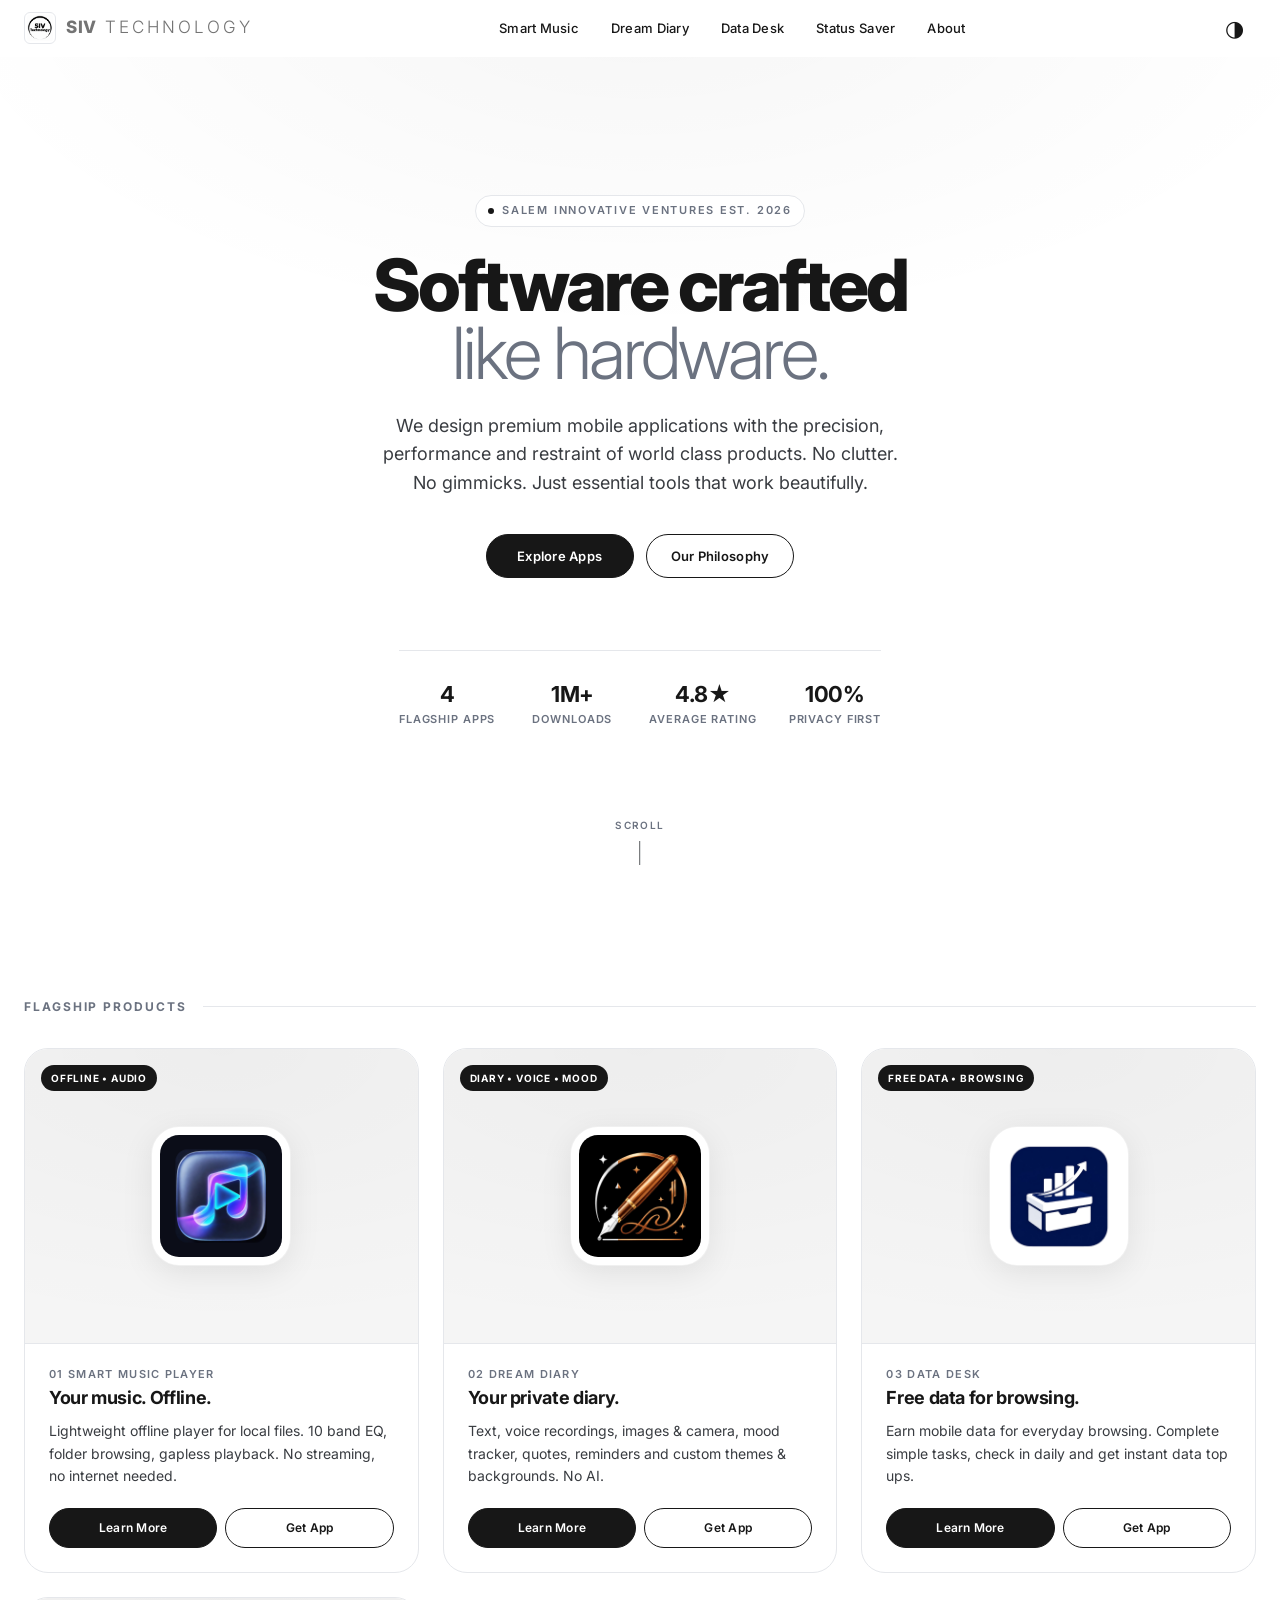
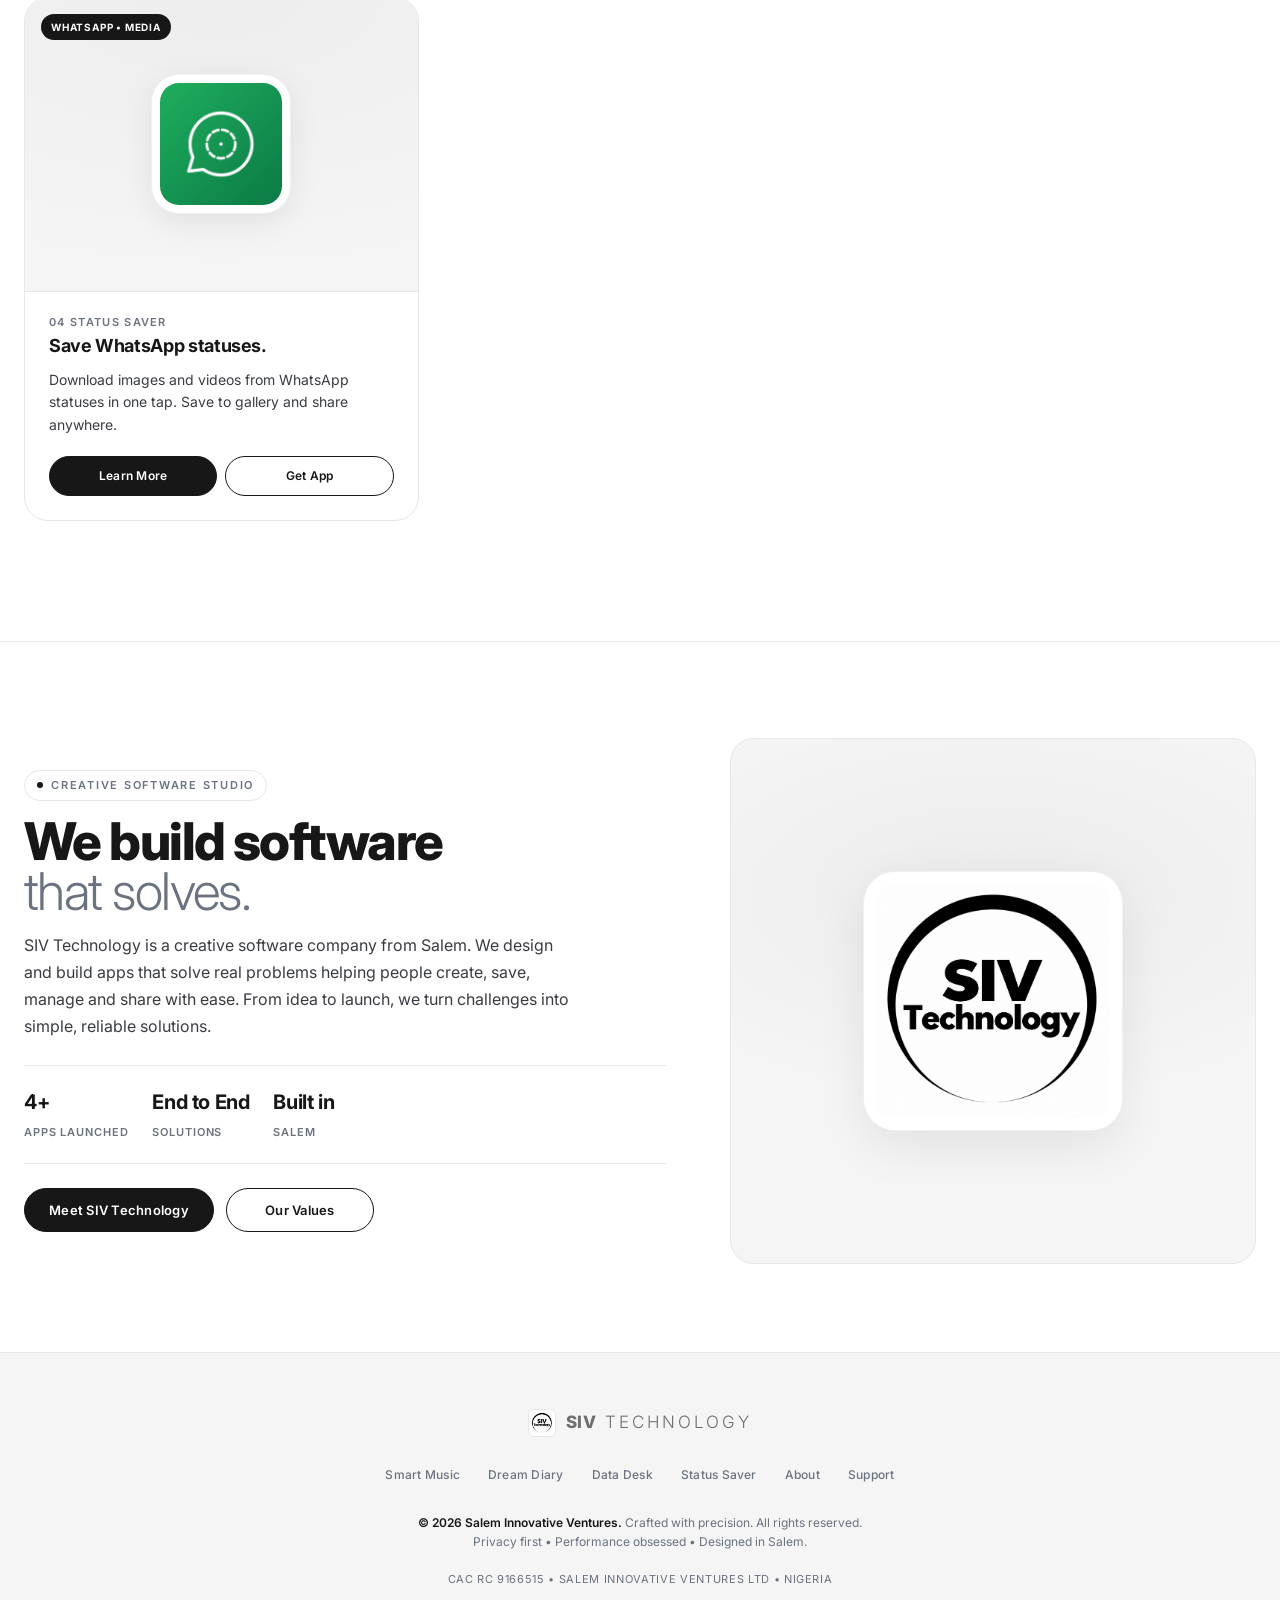
<file: index.html>
<!doctype html>
<html lang="en" data-theme="light">
  <head>
    <meta charset="UTF-8" />
    <meta name="viewport" content="width=device-width, initial-scale=1.0" />
    <title>SIV Technology Salem Innovative Ventures</title>
    <meta
      name="description"
      content="SIV Technology crafts premium mobile applications and Technology solutions. Smart Music Player, Dream Diary, Data Desk, Status Saver for WhatsApp."
    />
    <meta name="author" content="Salem Innovative Ventures" />
    <meta name="theme-color" content="#000000" />
    <link rel="canonical" href="https://sivTechnology.com/" />
    <link rel="preconnect" href="https://fonts.googleapis.com" />
    <link rel="stylesheet" href="style.css" />
    <link rel="icon" href="images/Salem inovative ventures logo.png" />
    <link rel="apple-touch-icon" href="images/Salem inovative ventures logo.png" />
    <!-- Open Graph / Facebook / WhatsApp / LinkedIn -->
    <meta property="og:type" content="website" />
    <meta property="og:site_name" content="SIV Technology" />
    <meta property="og:locale" content="en_IN" />
    <meta property="og:title" content="SIV Technology Salem Innovative Ventures" />
    <meta
      property="og:description"
      content="SIV Technology crafts premium mobile applications and Technology solutions. Smart Music Player, Dream Diary, Data Desk, Status Saver for WhatsApp."
    />
    <meta property="og:url" content="https://sivTechnology.com/" />
    <meta
      property="og:image"
      content="https://sivTechnology.com/images/Salem%20inovative%20ventures%20logo.png"
    />
    <meta property="og:image:width" content="1200" />
    <meta property="og:image:height" content="630" />
    <meta property="og:image:alt" content="SIV Technology Salem Innovative Ventures logo" />
    <!-- Twitter / X -->
    <meta name="twitter:card" content="summary_large_image" />
    <meta name="twitter:site" content="@sivTechnology" />
    <meta name="twitter:title" content="SIV Technology Salem Innovative Ventures" />
    <meta
      name="twitter:description"
      content="SIV Technology crafts premium mobile applications and Technology solutions. Smart Music Player, Dream Diary, Data Desk, Status Saver for WhatsApp."
    />
    <meta
      name="twitter:image"
      content="https://sivTechnology.com/images/Salem%20inovative%20ventures%20logo.png"
    />
    <meta name="twitter:image:alt" content="SIV Technology logo" />
  </head>
  <body>
    <header id="site-header">
      <nav aria-label="Primary">
        <a href="index.html" class="logo" aria-label="SIV Technology home">
          <img
            src="images/Salem inovative ventures logo.png"
            alt="Salem Innovative Ventures logo"
          />
          <span><strong>SIV</strong> Technology</span>
        </a>

        <ul class="nav-links" role="list">
          <li><a href="smart-music-player.html">Smart Music</a></li>
          <li><a href="dream-diary.html">Dream Diary</a></li>
          <li><a href="data-desk.html">Data Desk</a></li>
          <li><a href="status-saver.html">Status Saver</a></li>
          <li><a href="about.html">About</a></li>
        </ul>

        <div class="nav-actions">
          <button
            class="icon-btn desktop-only"
            id="themeBtn"
            aria-label="Toggle theme"
            onclick="toggleTheme()"
          >
            <span id="themeIcon">◑</span>
          </button>
          <button
            class="menu-toggle"
            id="menuToggle"
            aria-label="Open menu"
            aria-expanded="false"
            onclick="toggleMenu()"
          >
            <span></span><span></span><span></span>
          </button>
        </div>
      </nav>
    </header>

    <div class="mobile-nav" id="mobileNav" aria-hidden="true">
      <a href="smart-music-player.html" onclick="closeMenu()"
        >Smart Music Player <small>→</small></a
      >
      <a href="dream-diary.html" onclick="closeMenu()">Dream Diary <small>→</small></a>
      <a href="data-desk.html" onclick="closeMenu()">Data Desk <small>→</small></a>
      <a href="status-saver.html" onclick="closeMenu()">Status Saver <small>→</small></a>
      <a href="about.html" onclick="closeMenu()">About SIV Technology <small>→</small></a>
      <div style="display: flex; gap: 12px; margin-top: 12px">
        <button class="btn btn-secondary" style="flex: 1" onclick="toggleTheme()">
          Toggle Theme
        </button>
        <a href="#apps" class="btn btn-primary" style="flex: 1" onclick="closeMenu()"
          >Explore Apps</a
        >
      </div>
    </div>

    <section class="hero">
      <div class="hero-content">
        <div class="eyebrow">Salem Innovative Ventures Est. 2026</div>
        <h1>Software crafted<br /><em>like hardware.</em></h1>
        <p>
          We design premium mobile applications with the precision, performance and restraint
          of world class products. No clutter. No gimmicks. Just essential tools that work
          beautifully.
        </p>
        <div class="hero-actions">
          <a href="#apps" class="btn btn-primary">Explore Apps</a>
          <a href="about.html" class="btn btn-secondary">Our Philosophy</a>
        </div>
        <div class="hero-meta" aria-label="Company stats">
          <div><strong>4</strong><span>Flagship Apps</span></div>
          <div><strong>1M+</strong><span>Downloads</span></div>
          <div><strong>4.8★</strong><span>Average Rating</span></div>
          <div><strong>100%</strong><span>Privacy First</span></div>
        </div>
      </div>
      <div class="scroll-hint" aria-hidden="true"><span>Scroll</span><i></i></div>
    </section>

    <div class="section-label" id="apps"><h2>Flagship Products</h2></div>

    <section class="app-grid" aria-label="Apps">
      <!-- Smart Music Player -->
      <article class="app-card">
        <div class="badge">Offline • Audio</div>
        <div class="app-visual">
          <img
            src="images/smart music player logo.png"
            alt="Smart Music Player logo"
            loading="lazy"
          />
        </div>
        <div class="app-card-body">
          <h3><span>01 Smart Music Player</span>Your music. Offline.</h3>
          <p>
            Lightweight offline player for local files. 10 band EQ, folder browsing, gapless
            playback. No streaming, no internet needed.
          </p>
          <div class="card-actions">
            <a href="smart-music-player.html" class="btn btn-primary">Learn More</a>
            <a
              href="https://play.google.com/store/apps/details?id=com.smartmusicplayer.app"
              target="_blank"
              rel="noopener"
              class="btn btn-secondary"
              >Get App</a
            >
          </div>
        </div>
      </article>

      <!-- Dream Diary -->
      <article class="app-card">
        <div class="badge">Diary • Voice • Mood</div>
        <div class="app-visual">
          <img src="images/Dream diary logo.png" alt="Dream Diary logo" loading="lazy" />
        </div>
        <div class="app-card-body">
          <h3><span>02 Dream Diary</span>Your private diary.</h3>
          <p>
            Text, voice recordings, images & camera, mood tracker, quotes, reminders and custom
            themes & backgrounds. No AI.
          </p>
          <div class="card-actions">
            <a href="dream-diary.html" class="btn btn-primary">Learn More</a>
            <a
              href="https://play.google.com/store/apps/details?id=com.dreamdiary.app"
              target="_blank"
              rel="noopener"
              class="btn btn-secondary"
              >Get App</a
            >
          </div>
        </div>
      </article>

      <!-- Data Desk -->
      <article class="app-card">
        <div class="badge">Free Data • Browsing</div>
        <div class="app-visual">
          <img src="images/Data Desk logo.png" alt="Data Desk logo" loading="lazy" />
        </div>
        <div class="app-card-body">
          <h3><span>03 Data Desk</span>Free data for browsing.</h3>
          <p>
            Earn mobile data for everyday browsing. Complete simple tasks, check in daily and
            get instant data top ups.
          </p>
          <div class="card-actions">
            <a href="data-desk.html" class="btn btn-primary">Learn More</a>
            <a href="data-desk.html#download" class="btn btn-secondary">Get App</a>
          </div>
        </div>
      </article>

      <!-- Status Saver -->
      <article class="app-card">
        <div class="badge">WhatsApp • Media</div>
        <div class="app-visual">
          <img src="images/Status Saver.png" alt="Status Saver logo" loading="lazy" />
        </div>
        <div class="app-card-body">
          <h3><span>04 Status Saver</span>Save WhatsApp statuses.</h3>
          <p>
            Download images and videos from WhatsApp statuses in one tap. Save to gallery and
            share anywhere.
          </p>
          <div class="card-actions">
            <a href="status-saver.html" class="btn btn-primary">Learn More</a>
            <a href="status-saver.html#download" class="btn btn-secondary">Get App</a>
          </div>
        </div>
      </article>
    </section>

    <!-- About SIV Creative software studio -->
    <hr class="divider" />
    <section class="product-hero">
      <div class="product-copy">
        <div class="eyebrow">Creative Software Studio</div>
        <h1>We build software<br /><span>that solves.</span></h1>
        <p>
          SIV Technology is a creative software company from Salem. We design and build apps
          that solve real problems helping people create, save, manage and share with ease.
          From idea to launch, we turn challenges into simple, reliable solutions.
        </p>
        <div class="product-stats">
          <div><strong>4+</strong><span>Apps Launched</span></div>
          <div><strong>End to End</strong><span>Solutions</span></div>
          <div><strong>Built in</strong><span>Salem</span></div>
        </div>
        <div style="display: flex; gap: 12px; flex-wrap: wrap">
          <a href="about.html" class="btn btn-primary">Meet SIV Technology</a>
          <a href="about.html#values" class="btn btn-secondary">Our Values</a>
        </div>
      </div>
      <div class="product-visual" aria-hidden="true">
        <img
          src="images/Salem inovative ventures logo.png"
          alt="Salem Innovative Ventures logo large"
        />
      </div>
    </section>

    <footer>
      <div class="footer-inner">
        <div class="logo" style="justify-content: center">
          <img
            src="images/Salem inovative ventures logo.png"
            alt=""
            style="width: 28px; height: 28px"
          />
          <span><strong>SIV</strong> Technology</span>
        </div>
        <div class="footer-links">
          <a href="smart-music-player.html">Smart Music</a>
          <a href="dream-diary.html">Dream Diary</a>
          <a href="data-desk.html">Data Desk</a>
          <a href="status-saver.html">Status Saver</a>
          <a href="about.html">About</a>
          <a href="mailto:support@sivTechnology.com">Support</a>
        </div>
        <p>
          <strong>© 2026 Salem Innovative Ventures.</strong> Crafted with precision. All rights
          reserved.<br />Privacy first • Performance obsessed • Designed in Salem.
        </p>
        <p
          style="
            font-size: 11px;
            letter-spacing: 0.06em;
            text-transform: uppercase;
            color: var(--text-tertiary);
            margin-top: 4px;
          "
        >
          CAC RC 9166515 • SALEM INNOVATIVE VENTURES LTD • Nigeria
        </p>
      </div>
    </footer>

    <script>
      function toggleTheme() {
        const html = document.documentElement;
        const next = html.getAttribute("data-theme") === "dark" ? "light" : "dark";
        html.setAttribute("data-theme", next);
        localStorage.setItem("theme", next);
        updateThemeIcon(next);
      }
      function updateThemeIcon(theme) {
        const el = document.getElementById("themeIcon");
        if (!el) return;
        el.textContent = theme === "dark" ? "☀" : "◑";
      }
      function toggleMenu() {
        const btn = document.getElementById("menuToggle");
        const nav = document.getElementById("mobileNav");
        const open = btn.classList.toggle("open");
        nav.classList.toggle("open", open);
        btn.setAttribute("aria-expanded", open);
        nav.setAttribute("aria-hidden", !open);
        document.body.style.overflow = open ? "hidden" : "";
      }
      function closeMenu() {
        const btn = document.getElementById("menuToggle");
        const nav = document.getElementById("mobileNav");
        btn.classList.remove("open");
        nav.classList.remove("open");
        btn.setAttribute("aria-expanded", "false");
        nav.setAttribute("aria-hidden", "true");
        document.body.style.overflow = "";
      }
      document.addEventListener("DOMContentLoaded", () => {
        const saved = localStorage.getItem("theme") || "light";
        document.documentElement.setAttribute("data-theme", saved);
        updateThemeIcon(saved);
        const header = document.getElementById("site-header");
        window.addEventListener(
          "scroll",
          () => {
            header.classList.toggle("scrolled", window.scrollY > 8);
          },
          { passive: true },
        );
      });
      // close mobile nav on resize to desktop
      window.addEventListener("resize", () => {
        if (window.innerWidth > 640) closeMenu();
      });
    </script>
  </body>
</html>
</file>
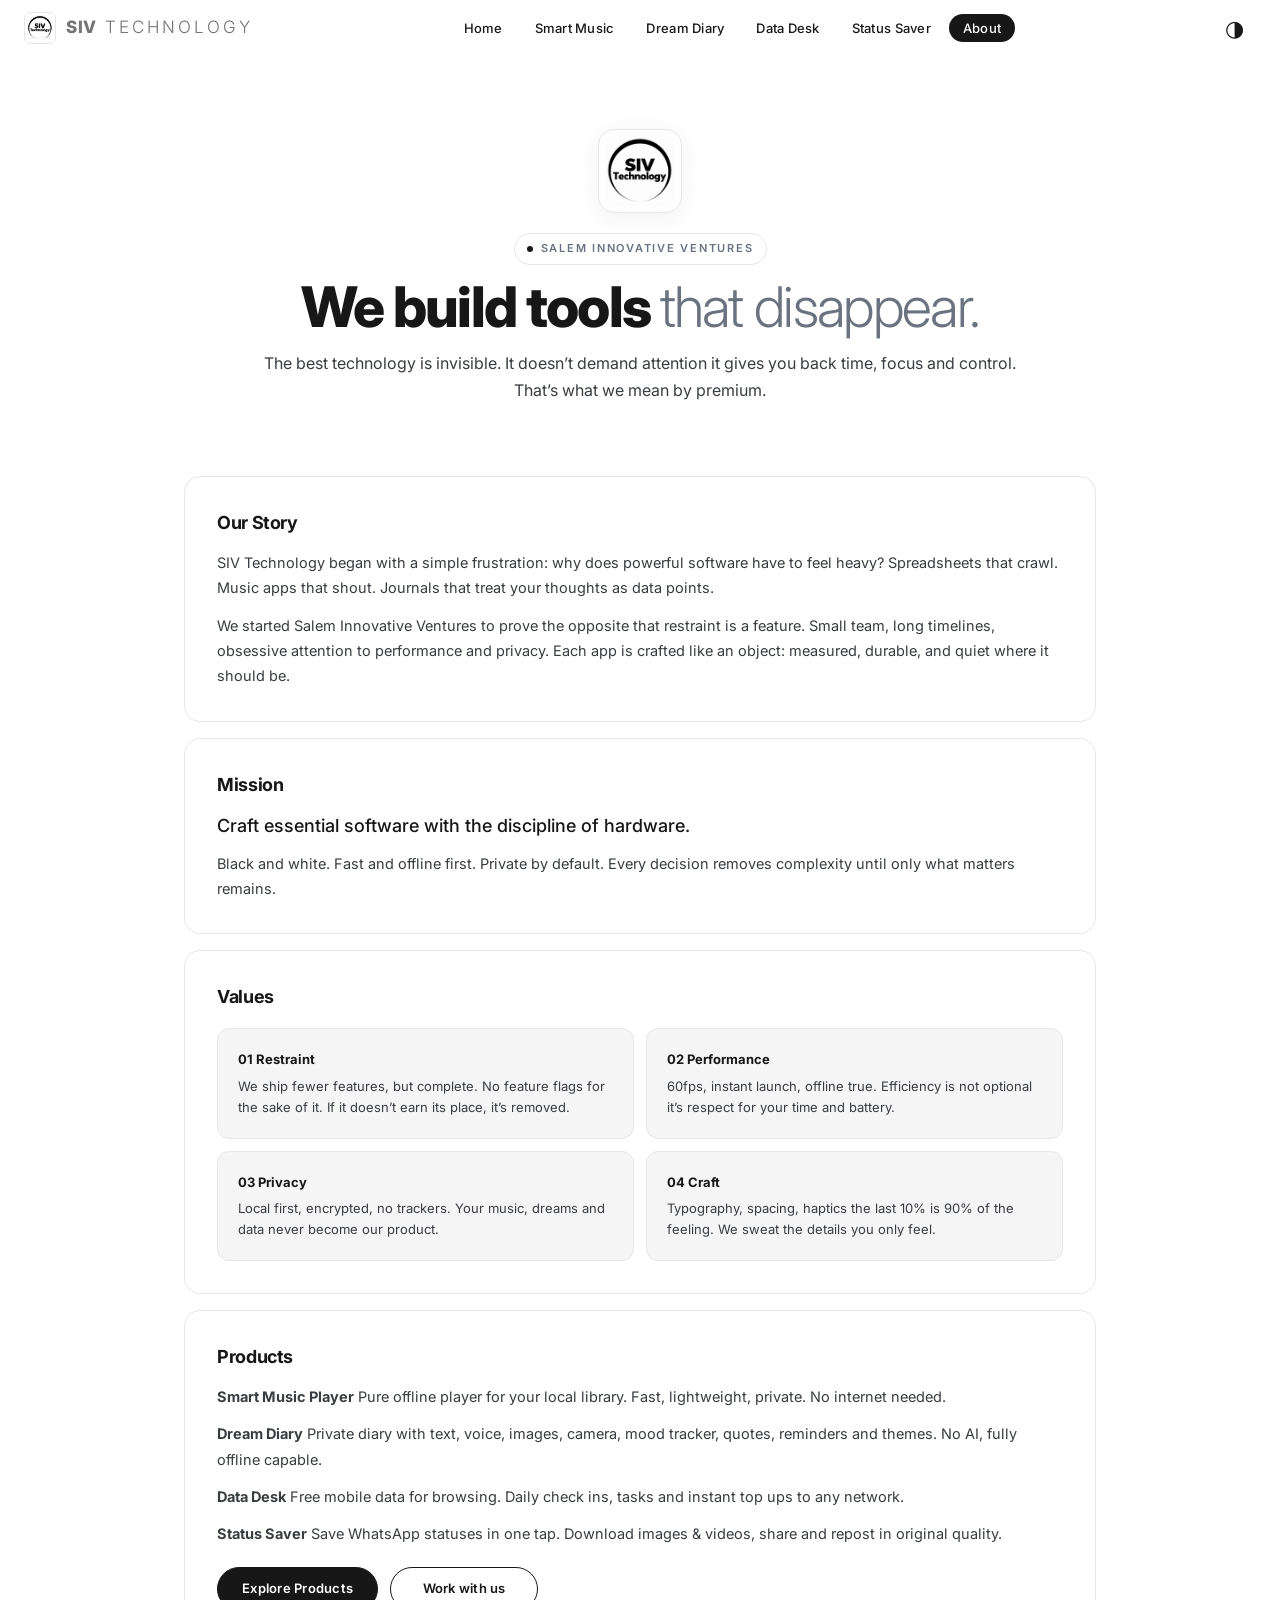
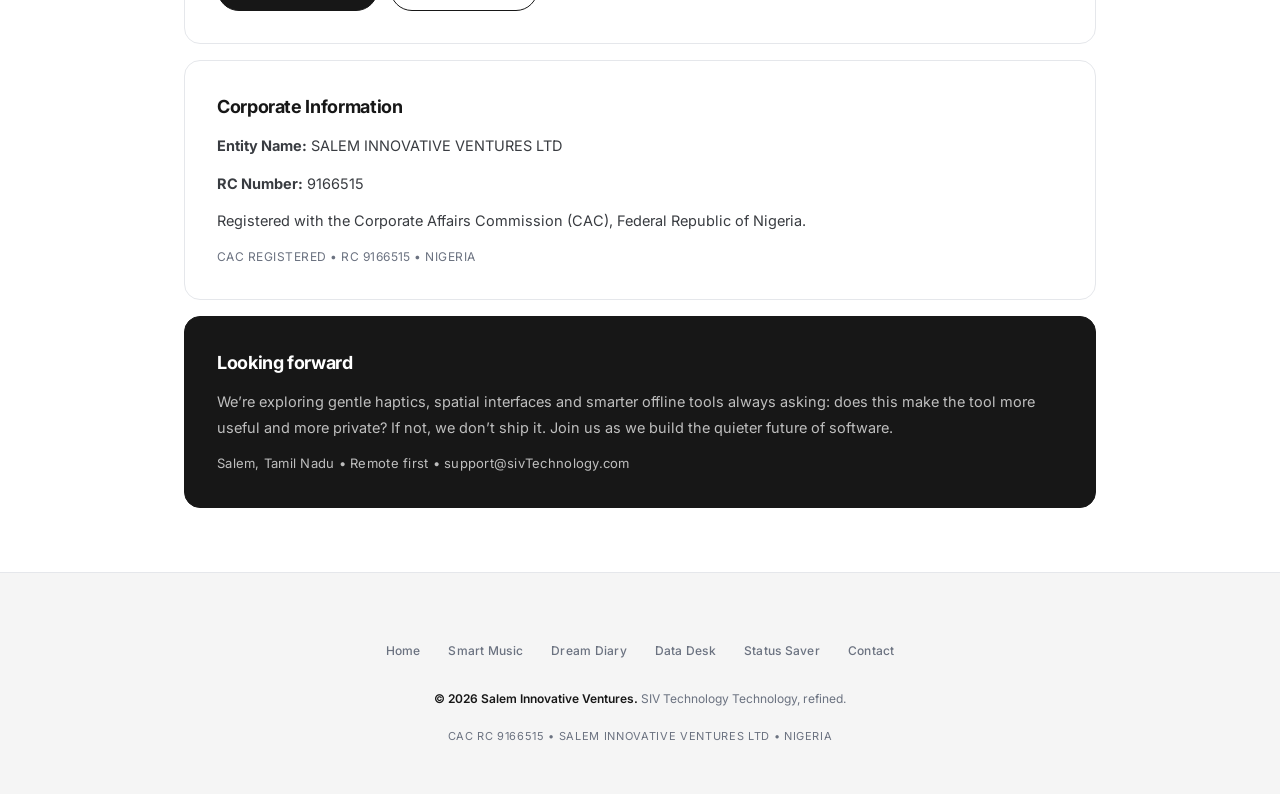
<file: about.html>
<!doctype html>
<html lang="en" data-theme="light">
  <head>
    <meta charset="UTF-8" />
    <meta name="viewport" content="width=device-width, initial-scale=1.0" />
    <title>About SIV Technology</title>
    <meta
      name="description"
      content="About Salem Innovative Ventures the studio behind Smart Music Player, Dream Diary, Data Desk and Status Saver."
    />
    <meta name="author" content="Salem Innovative Ventures" />
    <meta name="theme-color" content="#000000" />
    <link rel="canonical" href="https://sivTechnology.com/about.html" />
    <link rel="stylesheet" href="style.css" />
    <link rel="icon" href="images/Salem inovative ventures logo.png" />
    <link rel="apple-touch-icon" href="images/Salem inovative ventures logo.png" />
    <!-- Open Graph / Facebook / WhatsApp / LinkedIn -->
    <meta property="og:type" content="website" />
    <meta property="og:site_name" content="SIV Technology" />
    <meta property="og:locale" content="en_IN" />
    <meta property="og:title" content="About SIV Technology" />
    <meta
      property="og:description"
      content="Meet Salem Innovative Ventures. Creative software studio from Salem building 4 apps that solve real problems."
    />
    <meta property="og:url" content="https://sivTechnology.com/about.html" />
    <meta
      property="og:image"
      content="https://sivTechnology.com/images/Salem%20inovative%20ventures%20logo.png"
    />
    <meta property="og:image:width" content="1200" />
    <meta property="og:image:height" content="630" />
    <meta property="og:image:alt" content="SIV Technology logo" />
    <!-- Twitter / X -->
    <meta name="twitter:card" content="summary_large_image" />
    <meta name="twitter:title" content="About SIV Technology" />
    <meta
      name="twitter:description"
      content="Creative software studio behind Smart Music Player, Dream Diary, Data Desk and Status Saver."
    />
    <meta
      name="twitter:image"
      content="https://sivTechnology.com/images/Salem%20inovative%20ventures%20logo.png"
    />
  </head>
  <body>
    <header id="site-header">
      <nav aria-label="Primary">
        <a href="index.html" class="logo">
          <img
            src="images/Salem inovative ventures logo.png"
            alt="Salem Innovative Ventures logo"
          />
          <span><strong>SIV</strong> Technology</span>
        </a>
        <ul class="nav-links">
          <li><a href="index.html">Home</a></li>
          <li><a href="smart-music-player.html">Smart Music</a></li>
          <li><a href="dream-diary.html">Dream Diary</a></li>
          <li><a href="data-desk.html">Data Desk</a></li>
          <li><a href="status-saver.html">Status Saver</a></li>
          <li><a class="active" href="about.html">About</a></li>
        </ul>
        <div class="nav-actions">
          <button
            class="icon-btn desktop-only"
            aria-label="Toggle theme"
            onclick="toggleTheme()"
          >
            <span id="themeIcon">◑</span>
          </button>
          <button
            class="menu-toggle"
            id="menuToggle"
            aria-label="Open menu"
            aria-expanded="false"
            onclick="toggleMenu()"
          >
            <span></span><span></span><span></span>
          </button>
        </div>
      </nav>
    </header>

    <div class="mobile-nav" id="mobileNav" aria-hidden="true">
      <a href="index.html" onclick="closeMenu()">Home <small>→</small></a>
      <a href="smart-music-player.html" onclick="closeMenu()">Smart Music <small>→</small></a>
      <a href="dream-diary.html" onclick="closeMenu()">Dream Diary <small>→</small></a>
      <a href="data-desk.html" onclick="closeMenu()">Data Desk <small>→</small></a>
      <a href="status-saver.html" onclick="closeMenu()">Status Saver <small>→</small></a>
      <a href="about.html" onclick="closeMenu()">About <small>• Current</small></a>
      <div style="display: flex; gap: 12px; margin-top: 12px">
        <button class="btn btn-secondary" style="flex: 1" onclick="toggleTheme()">
          Toggle Theme
        </button>
        <a
          href="mailto:support@sivTechnology.com"
          class="btn btn-primary"
          style="flex: 1"
          onclick="closeMenu()"
          >Contact</a
        >
      </div>
    </div>

    <section class="about-hero">
      <div style="display: flex; justify-content: center; margin-bottom: 20px">
        <img
          src="images/Salem inovative ventures logo.png"
          alt="Salem Innovative Ventures logo"
          style="
            width: 84px;
            height: 84px;
            border-radius: 16px;
            background: #fff;
            padding: 6px;
            border: 1px solid var(--border);
            box-shadow: var(--shadow-md);
          "
        />
      </div>
      <div class="eyebrow" style="margin: 0 auto 16px; display: inline-flex">
        Salem Innovative Ventures
      </div>
      <h1>We build tools <span>that disappear.</span></h1>
      <p>
        The best technology is invisible. It doesn’t demand attention it gives you back time,
        focus and control. That’s what we mean by premium.
      </p>
    </section>

    <div class="about-content">
      <section class="about-section">
        <h2>Our Story</h2>
        <p>
          SIV Technology began with a simple frustration: why does powerful software have to
          feel heavy? Spreadsheets that crawl. Music apps that shout. Journals that treat your
          thoughts as data points.
        </p>
        <p>
          We started Salem Innovative Ventures to prove the opposite that restraint is a
          feature. Small team, long timelines, obsessive attention to performance and privacy.
          Each app is crafted like an object: measured, durable, and quiet where it should be.
        </p>
      </section>

      <section class="about-section">
        <h2>Mission</h2>
        <p style="font-size: 18px; font-weight: 500; color: var(--text); line-height: 1.5">
          Craft essential software with the discipline of hardware.
        </p>
        <p>
          Black and white. Fast and offline first. Private by default. Every decision removes
          complexity until only what matters remains.
        </p>
      </section>

      <section class="about-section" id="values">
        <h2>Values</h2>
        <div class="values-grid">
          <div class="value-card">
            <h3>01 Restraint</h3>
            <p>
              We ship fewer features, but complete. No feature flags for the sake of it. If it
              doesn’t earn its place, it’s removed.
            </p>
          </div>
          <div class="value-card">
            <h3>02 Performance</h3>
            <p>
              60fps, instant launch, offline true. Efficiency is not optional it’s respect for
              your time and battery.
            </p>
          </div>
          <div class="value-card">
            <h3>03 Privacy</h3>
            <p>
              Local first, encrypted, no trackers. Your music, dreams and data never become our
              product.
            </p>
          </div>
          <div class="value-card">
            <h3>04 Craft</h3>
            <p>
              Typography, spacing, haptics the last 10% is 90% of the feeling. We sweat the
              details you only feel.
            </p>
          </div>
        </div>
      </section>

      <section class="about-section">
        <h2>Products</h2>
        <p>
          <strong>Smart Music Player</strong> Pure offline player for your local library. Fast,
          lightweight, private. No internet needed.
        </p>
        <p>
          <strong>Dream Diary</strong> Private diary with text, voice, images, camera, mood
          tracker, quotes, reminders and themes. No AI, fully offline capable.
        </p>
        <p>
          <strong>Data Desk</strong> Free mobile data for browsing. Daily check ins, tasks and
          instant top ups to any network.
        </p>
        <p>
          <strong>Status Saver</strong> Save WhatsApp statuses in one tap. Download images &
          videos, share and repost in original quality.
        </p>
        <div style="display: flex; gap: 12px; margin-top: 20px; flex-wrap: wrap">
          <a href="index.html#apps" class="btn btn-primary">Explore Products</a>
          <a href="mailto:support@sivTechnology.com" class="btn btn-secondary">Work with us</a>
        </div>
      </section>

      <section class="about-section">
        <h2>Corporate Information</h2>
        <p><strong>Entity Name:</strong> SALEM INNOVATIVE VENTURES LTD</p>
        <p><strong>RC Number:</strong> 9166515</p>
        <p>
          Registered with the Corporate Affairs Commission (CAC), Federal Republic of Nigeria.
        </p>
        <p
          style="
            margin-top: 12px;
            font-size: 12px;
            color: var(--text-tertiary);
            letter-spacing: 0.04em;
            text-transform: uppercase;
          "
        >
          CAC Registered • RC 9166515 • Nigeria
        </p>
      </section>

      <section class="about-section about-section--invert">
        <h2>Looking forward</h2>
        <p>
          We’re exploring gentle haptics, spatial interfaces and smarter offline tools always
          asking: does this make the tool more useful and more private? If not, we don’t ship
          it. Join us as we build the quieter future of software.
        </p>
        <p style="margin-top: 12px; font-size: 13px; letter-spacing: 0.02em">
          Salem, Tamil Nadu • Remote first • support@sivTechnology.com
        </p>
      </section>
    </div>

    <footer>
      <div class="footer-inner">
        <div class="footer-links">
          <a href="index.html">Home</a>
          <a href="smart-music-player.html">Smart Music</a>
          <a href="dream-diary.html">Dream Diary</a>
          <a href="data-desk.html">Data Desk</a>
          <a href="status-saver.html">Status Saver</a>
          <a href="mailto:support@sivTechnology.com">Contact</a>
        </div>
        <p>
          <strong>© 2026 Salem Innovative Ventures.</strong> SIV Technology Technology,
          refined.
        </p>
        <p
          style="
            font-size: 11px;
            letter-spacing: 0.06em;
            text-transform: uppercase;
            color: var(--text-tertiary);
            margin-top: 4px;
          "
        >
          CAC RC 9166515 • SALEM INNOVATIVE VENTURES LTD • Nigeria
        </p>
      </div>
    </footer>

    <script>
      function toggleTheme() {
        const h = document.documentElement;
        const n = h.getAttribute("data-theme") === "dark" ? "light" : "dark";
        h.setAttribute("data-theme", n);
        localStorage.setItem("theme", n);
        updateIcon(n);
      }
      function updateIcon(t) {
        const e = document.getElementById("themeIcon");
        if (e) e.textContent = t === "dark" ? "☀" : "◑";
      }
      function toggleMenu() {
        const b = document.getElementById("menuToggle");
        const n = document.getElementById("mobileNav");
        const o = b.classList.toggle("open");
        n.classList.toggle("open", o);
        b.setAttribute("aria-expanded", o);
        n.setAttribute("aria-hidden", !o);
        document.body.style.overflow = o ? "hidden" : "";
      }
      function closeMenu() {
        const b = document.getElementById("menuToggle");
        const n = document.getElementById("mobileNav");
        b.classList.remove("open");
        n.classList.remove("open");
        b.setAttribute("aria-expanded", "false");
        n.setAttribute("aria-hidden", "true");
        document.body.style.overflow = "";
      }
      document.addEventListener("DOMContentLoaded", () => {
        const s = localStorage.getItem("theme") || "light";
        document.documentElement.setAttribute("data-theme", s);
        updateIcon(s);
        const hdr = document.getElementById("site-header");
        window.addEventListener(
          "scroll",
          () => hdr.classList.toggle("scrolled", scrollY > 8),
          { passive: true },
        );
      });
      window.addEventListener("resize", () => {
        if (innerWidth > 640) closeMenu();
      });
    </script>
  </body>
</html>
</file>
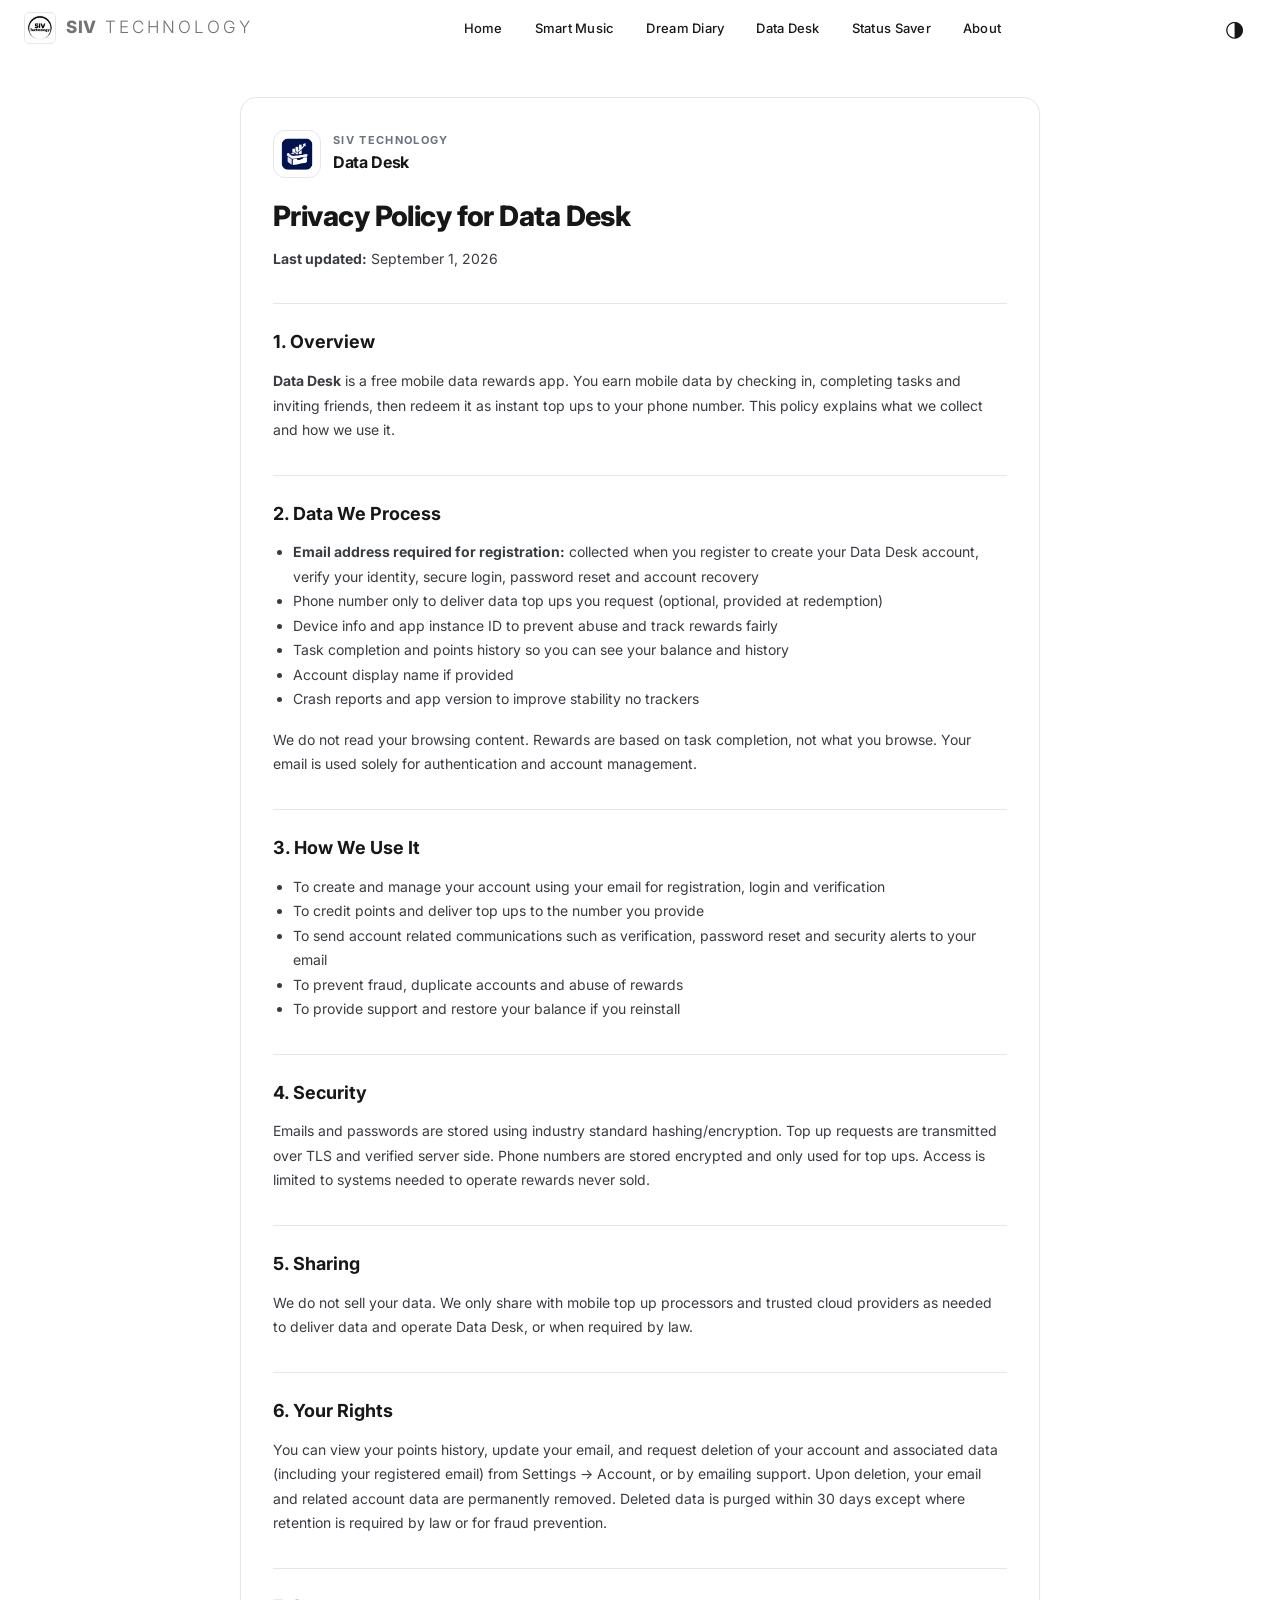
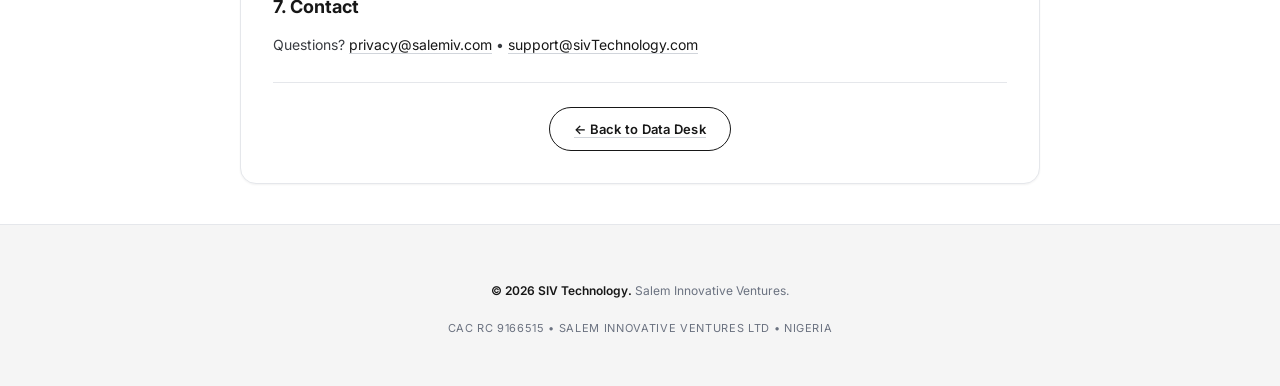
<file: data-desk-privacy.html>
<!doctype html>
<html lang="en" data-theme="light">
  <head>
    <meta charset="UTF-8" />
    <meta name="viewport" content="width=device-width, initial-scale=1.0" />
    <title>Privacy Policy Data Desk SIV Technology</title>
    <link rel="stylesheet" href="style.css" />
    <link rel="icon" href="images/Data Desk logo.png" />
    <meta name="author" content="Salem Innovative Ventures" />
    <meta name="theme-color" content="#000000" />
    <link rel="canonical" href="https://sivTechnology.com/data-desk-privacy.html" />
    <link rel="apple-touch-icon" href="images/Data%20Desk%20logo.png" />
    <!-- Open Graph / Facebook / WhatsApp / LinkedIn -->
    <meta property="og:type" content="website" />
    <meta property="og:site_name" content="SIV Technology" />
    <meta property="og:locale" content="en_IN" />
    <meta property="og:title" content="Privacy Policy Data Desk SIV Technology" />
    <meta property="og:description" content="Privacy Policy Data Desk SIV Technology" />
    <meta property="og:url" content="https://sivTechnology.com/data-desk-privacy.html" />
    <meta
      property="og:image"
      content="https://sivTechnology.com/images/Data%20Desk%20logo.png"
    />
    <meta property="og:image:width" content="1200" />
    <meta property="og:image:height" content="630" />
    <meta property="og:image:alt" content="Privacy Policy Data Desk SIV Technology" />
    <!-- Twitter / X -->
    <meta name="twitter:card" content="summary_large_image" />
    <meta name="twitter:title" content="Privacy Policy Data Desk SIV Technology" />
    <meta name="twitter:description" content="Privacy Policy Data Desk SIV Technology" />
    <meta
      name="twitter:image"
      content="https://sivTechnology.com/images/Data%20Desk%20logo.png"
    />
  </head>
  <body>
    <header id="site-header">
      <nav aria-label="Primary">
        <a href="index.html" class="logo">
          <img
            src="images/Salem inovative ventures logo.png"
            alt="Salem Innovative Ventures logo"
          />
          <span><strong>SIV</strong> Technology</span>
        </a>
        <ul class="nav-links">
          <li><a href="index.html">Home</a></li>
          <li><a href="smart-music-player.html">Smart Music</a></li>
          <li><a href="dream-diary.html">Dream Diary</a></li>
          <li><a href="data-desk.html">Data Desk</a></li>
          <li><a href="status-saver.html">Status Saver</a></li>
          <li><a href="about.html">About</a></li>
        </ul>
        <div class="nav-actions">
          <button
            class="icon-btn desktop-only"
            aria-label="Toggle theme"
            onclick="toggleTheme()"
          >
            <span id="themeIcon">◑</span>
          </button>
          <button
            class="menu-toggle"
            id="menuToggle"
            aria-label="Open menu"
            aria-expanded="false"
            onclick="toggleMenu()"
          >
            <span></span><span></span><span></span>
          </button>
        </div>
      </nav>
    </header>
    <div class="mobile-nav" id="mobileNav" aria-hidden="true">
      <a href="index.html" onclick="closeMenu()">Home <small>→</small></a>
      <a href="smart-music-player.html" onclick="closeMenu()">Smart Music <small>→</small></a>
      <a href="dream-diary.html" onclick="closeMenu()">Dream Diary <small>→</small></a>
      <a href="data-desk.html" onclick="closeMenu()">Data Desk <small>• Current</small></a>
      <a href="status-saver.html" onclick="closeMenu()">Status Saver <small>→</small></a>
      <a href="about.html" onclick="closeMenu()">About <small>→</small></a>
      <div style="display: flex; gap: 12px; margin-top: 12px">
        <button class="btn btn-secondary" style="flex: 1" onclick="toggleTheme()">
          Toggle Theme
        </button>
        <a href="data-desk.html" class="btn btn-primary" style="flex: 1" onclick="closeMenu()"
          >Back to App</a
        >
      </div>
    </div>

    <div class="privacy-container">
      <div style="display: flex; align-items: center; gap: 12px; margin-bottom: 16px">
        <img
          src="images/Data Desk logo.png"
          alt="Data Desk logo"
          style="
            width: 48px;
            height: 48px;
            border-radius: 12px;
            background: #fff;
            padding: 4px;
            border: 1px solid var(--border);
          "
        />
        <div>
          <div
            style="
              font-size: 11px;
              letter-spacing: 0.12em;
              text-transform: uppercase;
              font-weight: 700;
              color: var(--text-tertiary);
            "
          >
            SIV Technology
          </div>
          <div style="font-size: 16px; font-weight: 700; letter-spacing: -0.02em">
            Data Desk
          </div>
        </div>
      </div>
      <h1>Privacy Policy for Data Desk</h1>
      <p><strong>Last updated:</strong> September 1, 2026</p>

      <h2>1. Overview</h2>
      <p>
        <strong>Data Desk</strong> is a free mobile data rewards app. You earn mobile data by
        checking in, completing tasks and inviting friends, then redeem it as instant top ups
        to your phone number. This policy explains what we collect and how we use it.
      </p>

      <h2>2. Data We Process</h2>
      <ul>
        <li>
          <strong>Email address required for registration:</strong> collected when you register
          to create your Data Desk account, verify your identity, secure login, password reset
          and account recovery
        </li>
        <li>
          Phone number only to deliver data top ups you request (optional, provided at
          redemption)
        </li>
        <li>Device info and app instance ID to prevent abuse and track rewards fairly</li>
        <li>Task completion and points history so you can see your balance and history</li>
        <li>Account display name if provided</li>
        <li>Crash reports and app version to improve stability no trackers</li>
      </ul>
      <p>
        We do not read your browsing content. Rewards are based on task completion, not what
        you browse. Your email is used solely for authentication and account management.
      </p>

      <h2>3. How We Use It</h2>
      <ul>
        <li>
          To create and manage your account using your email for registration, login and
          verification
        </li>
        <li>To credit points and deliver top ups to the number you provide</li>
        <li>
          To send account related communications such as verification, password reset and
          security alerts to your email
        </li>
        <li>To prevent fraud, duplicate accounts and abuse of rewards</li>
        <li>To provide support and restore your balance if you reinstall</li>
      </ul>

      <h2>4. Security</h2>
      <p>
        Emails and passwords are stored using industry standard hashing/encryption. Top up
        requests are transmitted over TLS and verified server side. Phone numbers are stored
        encrypted and only used for top ups. Access is limited to systems needed to operate
        rewards never sold.
      </p>

      <h2>5. Sharing</h2>
      <p>
        We do not sell your data. We only share with mobile top up processors and trusted cloud
        providers as needed to deliver data and operate Data Desk, or when required by law.
      </p>

      <h2>6. Your Rights</h2>
      <p>
        You can view your points history, update your email, and request deletion of your
        account and associated data (including your registered email) from Settings → Account,
        or by emailing support. Upon deletion, your email and related account data are
        permanently removed. Deleted data is purged within 30 days except where retention is
        required by law or for fraud prevention.
      </p>

      <h2>7. Contact</h2>
      <p>
        Questions? <a href="mailto:privacy@salemiv.com">privacy@salemiv.com</a> •
        <a href="mailto:support@sivTechnology.com">support@sivTechnology.com</a>
      </p>
      <hr />
      <p style="text-align: center">
        <a href="data-desk.html" class="btn btn-secondary" style="display: inline-flex"
          >← Back to Data Desk</a
        >
      </p>
    </div>

    <footer>
      <div class="footer-inner">
        <p><strong>© 2026 SIV Technology.</strong> Salem Innovative Ventures.</p>
        <p
          style="
            font-size: 11px;
            letter-spacing: 0.06em;
            text-transform: uppercase;
            color: var(--text-tertiary);
            margin-top: 4px;
          "
        >
          CAC RC 9166515 • SALEM INNOVATIVE VENTURES LTD • Nigeria
        </p>
      </div>
    </footer>

    <script>
      function toggleTheme() {
        const h = document.documentElement;
        const n = h.getAttribute("data-theme") === "dark" ? "light" : "dark";
        h.setAttribute("data-theme", n);
        localStorage.setItem("theme", n);
        updateIcon(n);
      }
      function updateIcon(t) {
        const e = document.getElementById("themeIcon");
        if (e) e.textContent = t === "dark" ? "☀" : "◑";
      }
      function toggleMenu() {
        const b = document.getElementById("menuToggle");
        const n = document.getElementById("mobileNav");
        const o = b.classList.toggle("open");
        n.classList.toggle("open", o);
        b.setAttribute("aria-expanded", o);
        n.setAttribute("aria-hidden", !o);
        document.body.style.overflow = o ? "hidden" : "";
      }
      function closeMenu() {
        const b = document.getElementById("menuToggle");
        const n = document.getElementById("mobileNav");
        b.classList.remove("open");
        n.classList.remove("open");
        b.setAttribute("aria-expanded", "false");
        n.setAttribute("aria-hidden", "true");
        document.body.style.overflow = "";
      }
      document.addEventListener("DOMContentLoaded", () => {
        const s = localStorage.getItem("theme") || "light";
        document.documentElement.setAttribute("data-theme", s);
        updateIcon(s);
        const hdr = document.getElementById("site-header");
        window.addEventListener(
          "scroll",
          () => hdr.classList.toggle("scrolled", scrollY > 8),
          { passive: true },
        );
      });
      window.addEventListener("resize", () => {
        if (innerWidth > 640) closeMenu();
      });
    </script>
  </body>
</html>
</file>
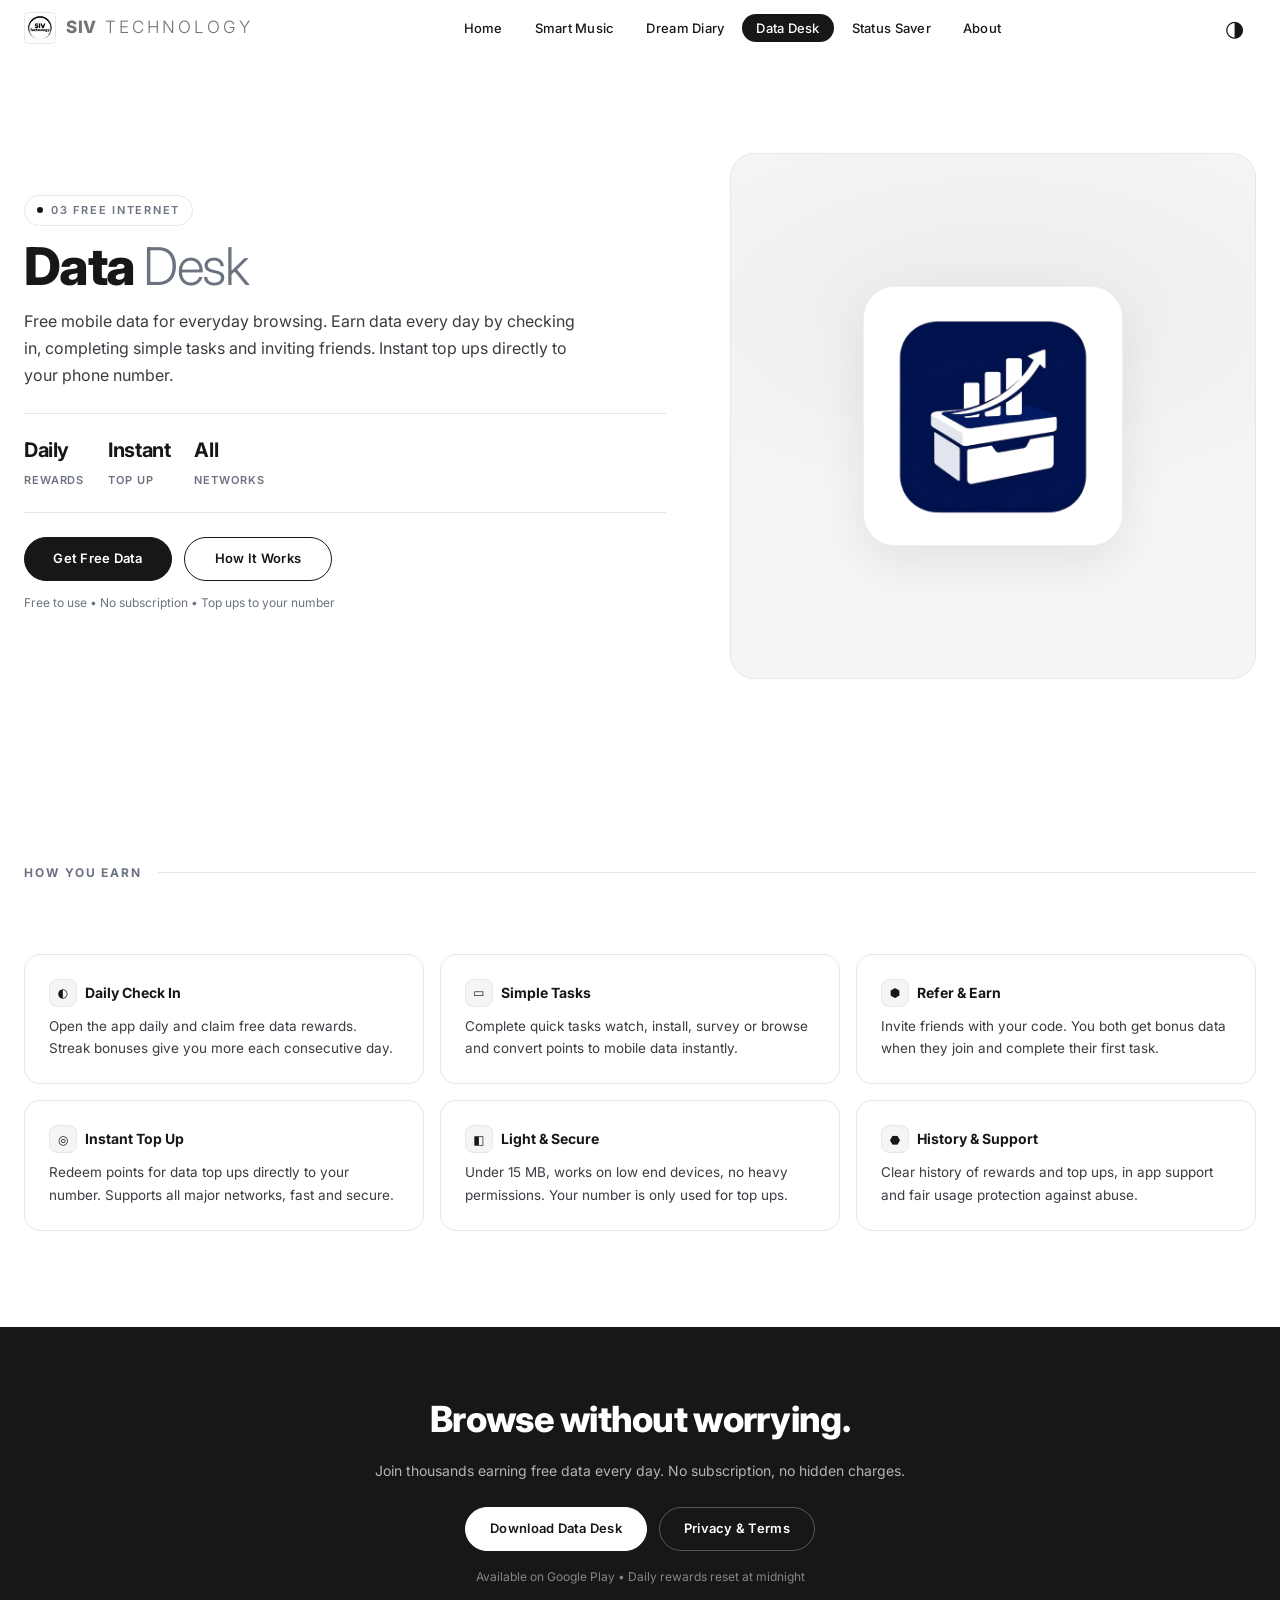
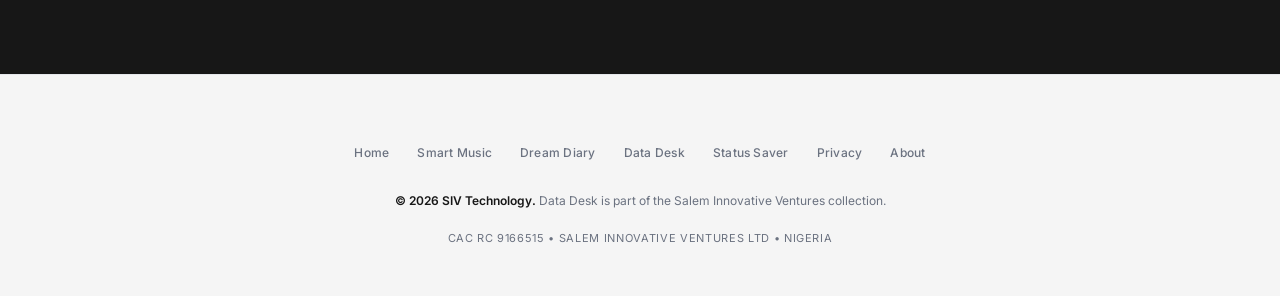
<file: data-desk.html>
<!doctype html>
<html lang="en" data-theme="light">
  <head>
    <meta charset="UTF-8" />
    <meta name="viewport" content="width=device-width, initial-scale=1.0" />
    <title>Data Desk Free Data for Browsing SIV Technology</title>
    <meta
      name="description"
      content="Data Desk by SIV Technology. Get free mobile data for browsing. Daily rewards, tasks and instant top ups."
    />
    <meta name="author" content="Salem Innovative Ventures" />
    <meta name="theme-color" content="#000000" />
    <link rel="canonical" href="https://sivTechnology.com/data-desk.html" />
    <link rel="stylesheet" href="style.css" />
    <link rel="icon" href="images/Data Desk logo.png" />
    <link rel="apple-touch-icon" href="images/Data Desk logo.png" />
    <!-- Open Graph / Facebook / WhatsApp / LinkedIn -->
    <meta property="og:type" content="website" />
    <meta property="og:site_name" content="SIV Technology" />
    <meta property="og:locale" content="en_IN" />
    <meta property="og:title" content="Data Desk Free Data for Browsing SIV Technology" />
    <meta
      property="og:description"
      content="Free mobile data for everyday browsing. Earn data every day by checking in and completing simple tasks. Instant top ups to your number."
    />
    <meta property="og:url" content="https://sivTechnology.com/data-desk.html" />
    <meta
      property="og:image"
      content="https://sivTechnology.com/images/Data%20Desk%20logo.png"
    />
    <meta property="og:image:width" content="1200" />
    <meta property="og:image:height" content="630" />
    <meta property="og:image:alt" content="Data Desk logo" />
    <!-- Twitter / X -->
    <meta name="twitter:card" content="summary_large_image" />
    <meta name="twitter:title" content="Data Desk Free Data for Browsing SIV Technology" />
    <meta
      name="twitter:description"
      content="Earn mobile data for browsing. Daily check in and simple tasks for instant top ups."
    />
    <meta
      name="twitter:image"
      content="https://sivTechnology.com/images/Data%20Desk%20logo.png"
    />
  </head>
  <body>
    <header id="site-header">
      <nav aria-label="Primary">
        <a href="index.html" class="logo">
          <img
            src="images/Salem inovative ventures logo.png"
            alt="Salem Innovative Ventures logo"
          />
          <span><strong>SIV</strong> Technology</span>
        </a>
        <ul class="nav-links">
          <li><a href="index.html">Home</a></li>
          <li><a href="smart-music-player.html">Smart Music</a></li>
          <li><a href="dream-diary.html">Dream Diary</a></li>
          <li><a class="active" href="data-desk.html">Data Desk</a></li>
          <li><a href="status-saver.html">Status Saver</a></li>
          <li><a href="about.html">About</a></li>
        </ul>
        <div class="nav-actions">
          <button
            class="icon-btn desktop-only"
            aria-label="Toggle theme"
            onclick="toggleTheme()"
          >
            <span id="themeIcon">◑</span>
          </button>
          <button
            class="menu-toggle"
            id="menuToggle"
            aria-label="Open menu"
            aria-expanded="false"
            onclick="toggleMenu()"
          >
            <span></span><span></span><span></span>
          </button>
        </div>
      </nav>
    </header>

    <div class="mobile-nav" id="mobileNav" aria-hidden="true">
      <a href="index.html" onclick="closeMenu()">Home <small>→</small></a>
      <a href="smart-music-player.html" onclick="closeMenu()">Smart Music <small>→</small></a>
      <a href="dream-diary.html" onclick="closeMenu()">Dream Diary <small>→</small></a>
      <a href="data-desk.html" onclick="closeMenu()">Data Desk <small>• Current</small></a>
      <a href="status-saver.html" onclick="closeMenu()">Status Saver <small>→</small></a>
      <a href="about.html" onclick="closeMenu()">About <small>→</small></a>
      <div style="display: flex; gap: 12px; margin-top: 12px">
        <button class="btn btn-secondary" style="flex: 1" onclick="toggleTheme()">
          Toggle Theme
        </button>
        <a href="#download" class="btn btn-primary" style="flex: 1" onclick="closeMenu()"
          >Get Data</a
        >
      </div>
    </div>

    <section class="product-hero">
      <div class="product-copy">
        <div class="eyebrow">03 Free Internet</div>
        <h1>Data <span>Desk</span></h1>
        <p>
          Free mobile data for everyday browsing. Earn data every day by checking in,
          completing simple tasks and inviting friends. Instant top ups directly to your phone
          number.
        </p>
        <div class="product-stats">
          <div><strong>Daily</strong><span>Rewards</span></div>
          <div><strong>Instant</strong><span>Top up</span></div>
          <div><strong>All</strong><span>Networks</span></div>
        </div>
        <div style="display: flex; gap: 12px; flex-wrap: wrap">
          <a href="#download" class="btn btn-primary">Get Free Data</a>
          <a href="#features" class="btn btn-secondary">How It Works</a>
        </div>
        <p style="font-size: 12px; color: var(--text-tertiary); margin-top: 12px">
          Free to use • No subscription • Top ups to your number
        </p>
      </div>
      <div class="product-visual">
        <img src="images/Data Desk logo.png" alt="Data Desk logo large" />
      </div>
    </section>

    <div class="section-label" id="features"><h2>How You Earn</h2></div>
    <section class="features">
      <div class="feature-card">
        <h3><i>◐</i> Daily Check In</h3>
        <p>
          Open the app daily and claim free data rewards. Streak bonuses give you more each
          consecutive day.
        </p>
      </div>
      <div class="feature-card">
        <h3><i>▭</i> Simple Tasks</h3>
        <p>
          Complete quick tasks watch, install, survey or browse and convert points to mobile
          data instantly.
        </p>
      </div>
      <div class="feature-card">
        <h3><i>⬢</i> Refer & Earn</h3>
        <p>
          Invite friends with your code. You both get bonus data when they join and complete
          their first task.
        </p>
      </div>
      <div class="feature-card">
        <h3><i>◎</i> Instant Top Up</h3>
        <p>
          Redeem points for data top ups directly to your number. Supports all major networks,
          fast and secure.
        </p>
      </div>
      <div class="feature-card">
        <h3><i>◧</i> Light & Secure</h3>
        <p>
          Under 15 MB, works on low end devices, no heavy permissions. Your number is only used
          for top ups.
        </p>
      </div>
      <div class="feature-card">
        <h3><i>⬣</i> History & Support</h3>
        <p>
          Clear history of rewards and top ups, in app support and fair usage protection
          against abuse.
        </p>
      </div>
    </section>

    <section class="download-section" id="download">
      <h2>Browse without worrying.</h2>
      <p>Join thousands earning free data every day. No subscription, no hidden charges.</p>
      <div class="download-actions">
        <a href="#" class="btn btn-primary">Download Data Desk</a>
        <a href="data-desk-privacy.html" class="btn btn-secondary">Privacy & Terms</a>
      </div>
      <p style="margin-top: 16px; font-size: 12px; opacity: 0.7">
        Available on Google Play • Daily rewards reset at midnight
      </p>
    </section>

    <footer>
      <div class="footer-inner">
        <div class="footer-links">
          <a href="index.html">Home</a>
          <a href="smart-music-player.html">Smart Music</a>
          <a href="dream-diary.html">Dream Diary</a>
          <a href="data-desk.html">Data Desk</a>
          <a href="status-saver.html">Status Saver</a>
          <a href="data-desk-privacy.html">Privacy</a>
          <a href="about.html">About</a>
        </div>
        <p>
          <strong>© 2026 SIV Technology.</strong> Data Desk is part of the Salem Innovative
          Ventures collection.
        </p>
        <p
          style="
            font-size: 11px;
            letter-spacing: 0.06em;
            text-transform: uppercase;
            color: var(--text-tertiary);
            margin-top: 4px;
          "
        >
          CAC RC 9166515 • SALEM INNOVATIVE VENTURES LTD • Nigeria
        </p>
      </div>
    </footer>

    <script>
      function toggleTheme() {
        const h = document.documentElement;
        const n = h.getAttribute("data-theme") === "dark" ? "light" : "dark";
        h.setAttribute("data-theme", n);
        localStorage.setItem("theme", n);
        updateIcon(n);
      }
      function updateIcon(t) {
        const e = document.getElementById("themeIcon");
        if (e) e.textContent = t === "dark" ? "☀" : "◑";
      }
      function toggleMenu() {
        const b = document.getElementById("menuToggle");
        const n = document.getElementById("mobileNav");
        const o = b.classList.toggle("open");
        n.classList.toggle("open", o);
        b.setAttribute("aria-expanded", o);
        n.setAttribute("aria-hidden", !o);
        document.body.style.overflow = o ? "hidden" : "";
      }
      function closeMenu() {
        const b = document.getElementById("menuToggle");
        const n = document.getElementById("mobileNav");
        b.classList.remove("open");
        n.classList.remove("open");
        b.setAttribute("aria-expanded", "false");
        n.setAttribute("aria-hidden", "true");
        document.body.style.overflow = "";
      }
      document.addEventListener("DOMContentLoaded", () => {
        const s = localStorage.getItem("theme") || "light";
        document.documentElement.setAttribute("data-theme", s);
        updateIcon(s);
        const hdr = document.getElementById("site-header");
        window.addEventListener(
          "scroll",
          () => hdr.classList.toggle("scrolled", scrollY > 8),
          { passive: true },
        );
      });
      window.addEventListener("resize", () => {
        if (innerWidth > 640) closeMenu();
      });
    </script>
  </body>
</html>
</file>
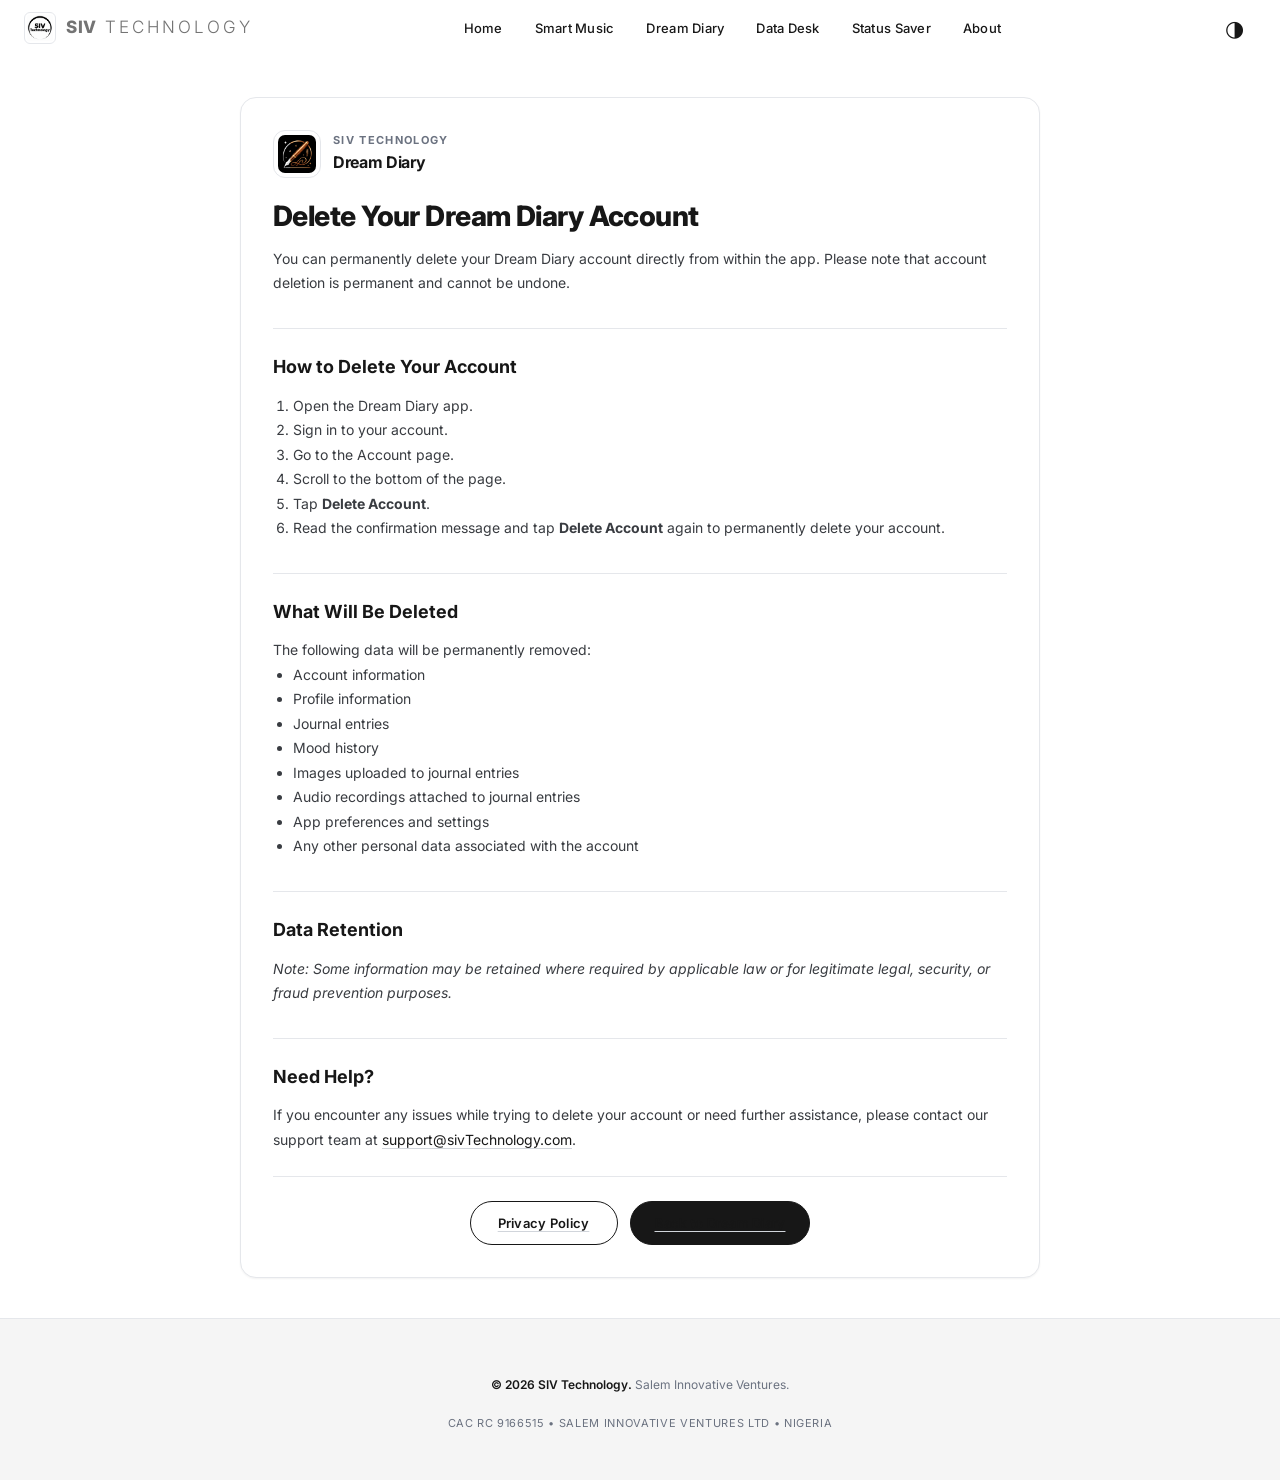
<file: dream-diary-delete-account.html>
<!doctype html>
<html lang="en" data-theme="light">
  <head>
    <meta charset="UTF-8" />
    <meta name="viewport" content="width=device-width, initial-scale=1.0" />
    <title>Delete Account Dream Diary SIV Technology</title>
    <link rel="stylesheet" href="style.css" />
    <link rel="icon" href="images/Dream diary logo.png" />
    <meta name="author" content="Salem Innovative Ventures" />
    <meta name="theme-color" content="#000000" />
    <link rel="canonical" href="https://sivTechnology.com/dream-diary-delete-account.html" />
    <link rel="apple-touch-icon" href="images/Dream%20diary%20logo.png" />
    <!-- Open Graph / Facebook / WhatsApp / LinkedIn -->
    <meta property="og:type" content="website" />
    <meta property="og:site_name" content="SIV Technology" />
    <meta property="og:locale" content="en_IN" />
    <meta property="og:title" content="Delete Account Dream Diary SIV Technology" />
    <meta property="og:description" content="Delete Account Dream Diary SIV Technology" />
    <meta
      property="og:url"
      content="https://sivTechnology.com/dream-diary-delete-account.html"
    />
    <meta
      property="og:image"
      content="https://sivTechnology.com/images/Dream%20diary%20logo.png"
    />
    <meta property="og:image:width" content="1200" />
    <meta property="og:image:height" content="630" />
    <meta property="og:image:alt" content="Delete Account Dream Diary SIV Technology" />
    <!-- Twitter / X -->
    <meta name="twitter:card" content="summary_large_image" />
    <meta name="twitter:title" content="Delete Account Dream Diary SIV Technology" />
    <meta name="twitter:description" content="Delete Account Dream Diary SIV Technology" />
    <meta
      name="twitter:image"
      content="https://sivTechnology.com/images/Dream%20diary%20logo.png"
    />
  </head>
  <body>
    <header id="site-header">
      <nav aria-label="Primary">
        <a href="index.html" class="logo">
          <img
            src="images/Salem inovative ventures logo.png"
            alt="Salem Innovative Ventures logo"
          />
          <span><strong>SIV</strong> Technology</span>
        </a>
        <ul class="nav-links">
          <li><a href="index.html">Home</a></li>
          <li><a href="smart-music-player.html">Smart Music</a></li>
          <li><a href="dream-diary.html">Dream Diary</a></li>
          <li><a href="data-desk.html">Data Desk</a></li>
          <li><a href="status-saver.html">Status Saver</a></li>
          <li><a href="about.html">About</a></li>
        </ul>
        <div class="nav-actions">
          <button
            class="icon-btn desktop-only"
            aria-label="Toggle theme"
            onclick="toggleTheme()"
          >
            <span id="themeIcon">◑</span>
          </button>
          <button
            class="menu-toggle"
            id="menuToggle"
            aria-label="Open menu"
            aria-expanded="false"
            onclick="toggleMenu()"
          >
            <span></span><span></span><span></span>
          </button>
        </div>
      </nav>
    </header>
    <div class="mobile-nav" id="mobileNav" aria-hidden="true">
      <a href="index.html" onclick="closeMenu()">Home <small>→</small></a>
      <a href="smart-music-player.html" onclick="closeMenu()">Smart Music <small>→</small></a>
      <a href="dream-diary.html" onclick="closeMenu()">Dream Diary <small>• Current</small></a>
      <a href="data-desk.html" onclick="closeMenu()">Data Desk <small>→</small></a>
      <a href="status-saver.html" onclick="closeMenu()">Status Saver <small>→</small></a>
      <a href="about.html" onclick="closeMenu()">About <small>→</small></a>
      <div style="display: flex; gap: 12px; margin-top: 12px">
        <button class="btn btn-secondary" style="flex: 1" onclick="toggleTheme()">
          Toggle Theme
        </button>
        <a
          href="dream-diary.html"
          class="btn btn-primary"
          style="flex: 1"
          onclick="closeMenu()"
          >Back to App</a
        >
      </div>
    </div>

    <div class="privacy-container">
      <div style="display: flex; align-items: center; gap: 12px; margin-bottom: 16px">
        <img
          src="images/Dream diary logo.png"
          alt="Dream Diary logo"
          style="
            width: 48px;
            height: 48px;
            border-radius: 12px;
            background: #fff;
            padding: 4px;
            border: 1px solid var(--border);
          "
        />
        <div>
          <div
            style="
              font-size: 11px;
              letter-spacing: 0.12em;
              text-transform: uppercase;
              font-weight: 700;
              color: var(--text-tertiary);
            "
          >
            SIV Technology
          </div>
          <div style="font-size: 16px; font-weight: 700; letter-spacing: -0.02em">
            Dream Diary
          </div>
        </div>
      </div>
      <h1>Delete Your Dream Diary Account</h1>
      <p>
        You can permanently delete your Dream Diary account directly from within the app.
        Please note that account deletion is permanent and cannot be undone.
      </p>

      <h2>How to Delete Your Account</h2>
      <ol>
        <li>Open the Dream Diary app.</li>
        <li>Sign in to your account.</li>
        <li>Go to the Account page.</li>
        <li>Scroll to the bottom of the page.</li>
        <li>Tap <strong>Delete Account</strong>.</li>
        <li>
          Read the confirmation message and tap <strong>Delete Account</strong> again to
          permanently delete your account.
        </li>
      </ol>

      <h2>What Will Be Deleted</h2>
      <p>The following data will be permanently removed:</p>
      <ul>
        <li>Account information</li>
        <li>Profile information</li>
        <li>Journal entries</li>
        <li>Mood history</li>
        <li>Images uploaded to journal entries</li>
        <li>Audio recordings attached to journal entries</li>
        <li>App preferences and settings</li>
        <li>Any other personal data associated with the account</li>
      </ul>

      <h2>Data Retention</h2>
      <p>
        <em
          >Note: Some information may be retained where required by applicable law or for
          legitimate legal, security, or fraud prevention purposes.</em
        >
      </p>

      <h2>Need Help?</h2>
      <p>
        If you encounter any issues while trying to delete your account or need further
        assistance, please contact our support team at
        <a href="mailto:support@sivTechnology.com">support@sivTechnology.com</a>.
      </p>
      <hr />
      <p
        style="
          text-align: center;
          display: flex;
          gap: 12px;
          justify-content: center;
          flex-wrap: wrap;
        "
      >
        <a
          href="dream-diary-privacy.html"
          class="btn btn-secondary"
          style="display: inline-flex"
          >Privacy Policy</a
        >
        <a href="dream-diary.html" class="btn btn-primary" style="display: inline-flex"
          >Back to Dream Diary</a
        >
      </p>
    </div>

    <footer>
      <div class="footer-inner">
        <p><strong>© 2026 SIV Technology.</strong> Salem Innovative Ventures.</p>
        <p
          style="
            font-size: 11px;
            letter-spacing: 0.06em;
            text-transform: uppercase;
            color: var(--text-tertiary);
            margin-top: 4px;
          "
        >
          CAC RC 9166515 • SALEM INNOVATIVE VENTURES LTD • Nigeria
        </p>
      </div>
    </footer>

    <script>
      function toggleTheme() {
        const h = document.documentElement;
        const n = h.getAttribute("data-theme") === "dark" ? "light" : "dark";
        h.setAttribute("data-theme", n);
        localStorage.setItem("theme", n);
        updateIcon(n);
      }
      function updateIcon(t) {
        const e = document.getElementById("themeIcon");
        if (e) e.textContent = t === "dark" ? "☀" : "◑";
      }
      function toggleMenu() {
        const b = document.getElementById("menuToggle");
        const n = document.getElementById("mobileNav");
        const o = b.classList.toggle("open");
        n.classList.toggle("open", o);
        b.setAttribute("aria-expanded", o);
        n.setAttribute("aria-hidden", !o);
        document.body.style.overflow = o ? "hidden" : "";
      }
      function closeMenu() {
        const b = document.getElementById("menuToggle");
        const n = document.getElementById("mobileNav");
        b.classList.remove("open");
        n.classList.remove("open");
        b.setAttribute("aria-expanded", "false");
        n.setAttribute("aria-hidden", "true");
        document.body.style.overflow = "";
      }
      document.addEventListener("DOMContentLoaded", () => {
        const s = localStorage.getItem("theme") || "light";
        document.documentElement.setAttribute("data-theme", s);
        updateIcon(s);
        const hdr = document.getElementById("site-header");
        window.addEventListener(
          "scroll",
          () => hdr.classList.toggle("scrolled", scrollY > 8),
          { passive: true },
        );
      });
      window.addEventListener("resize", () => {
        if (innerWidth > 640) closeMenu();
      });
    </script>
  </body>
</html>
</file>
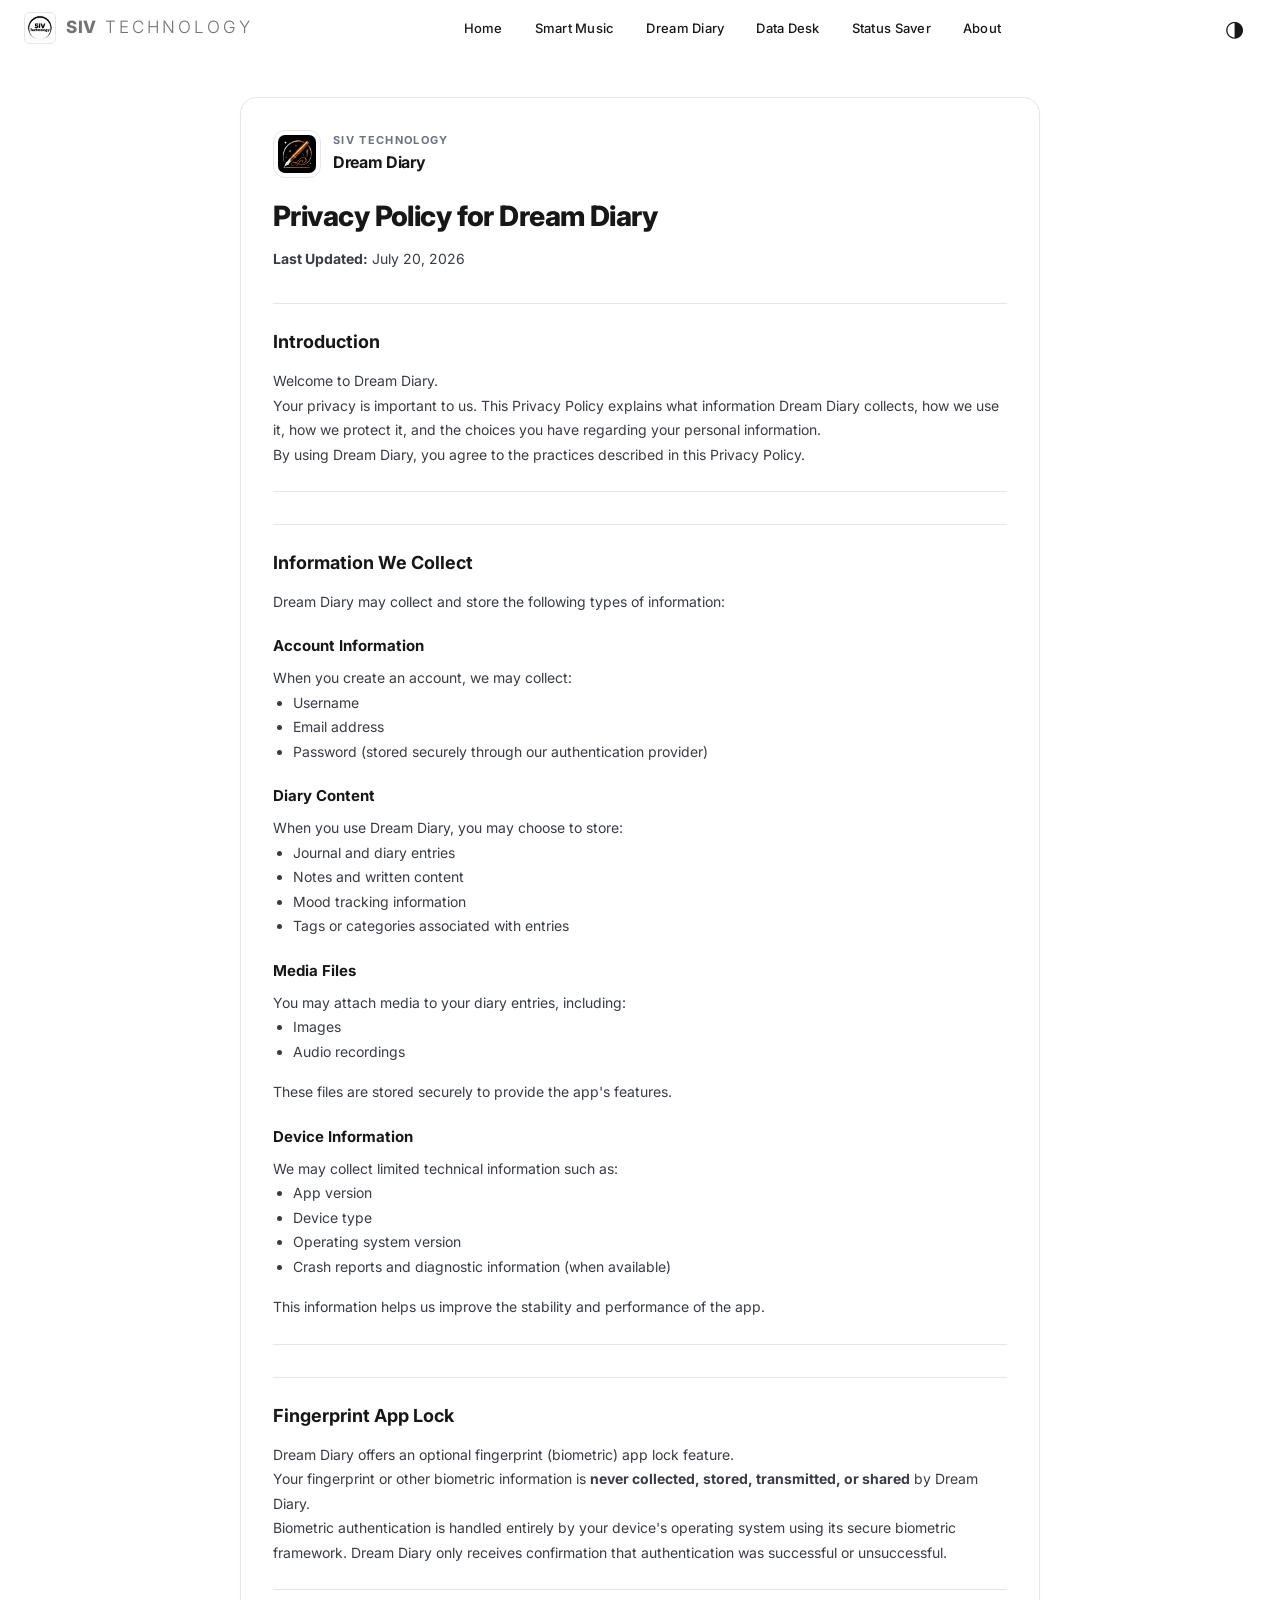
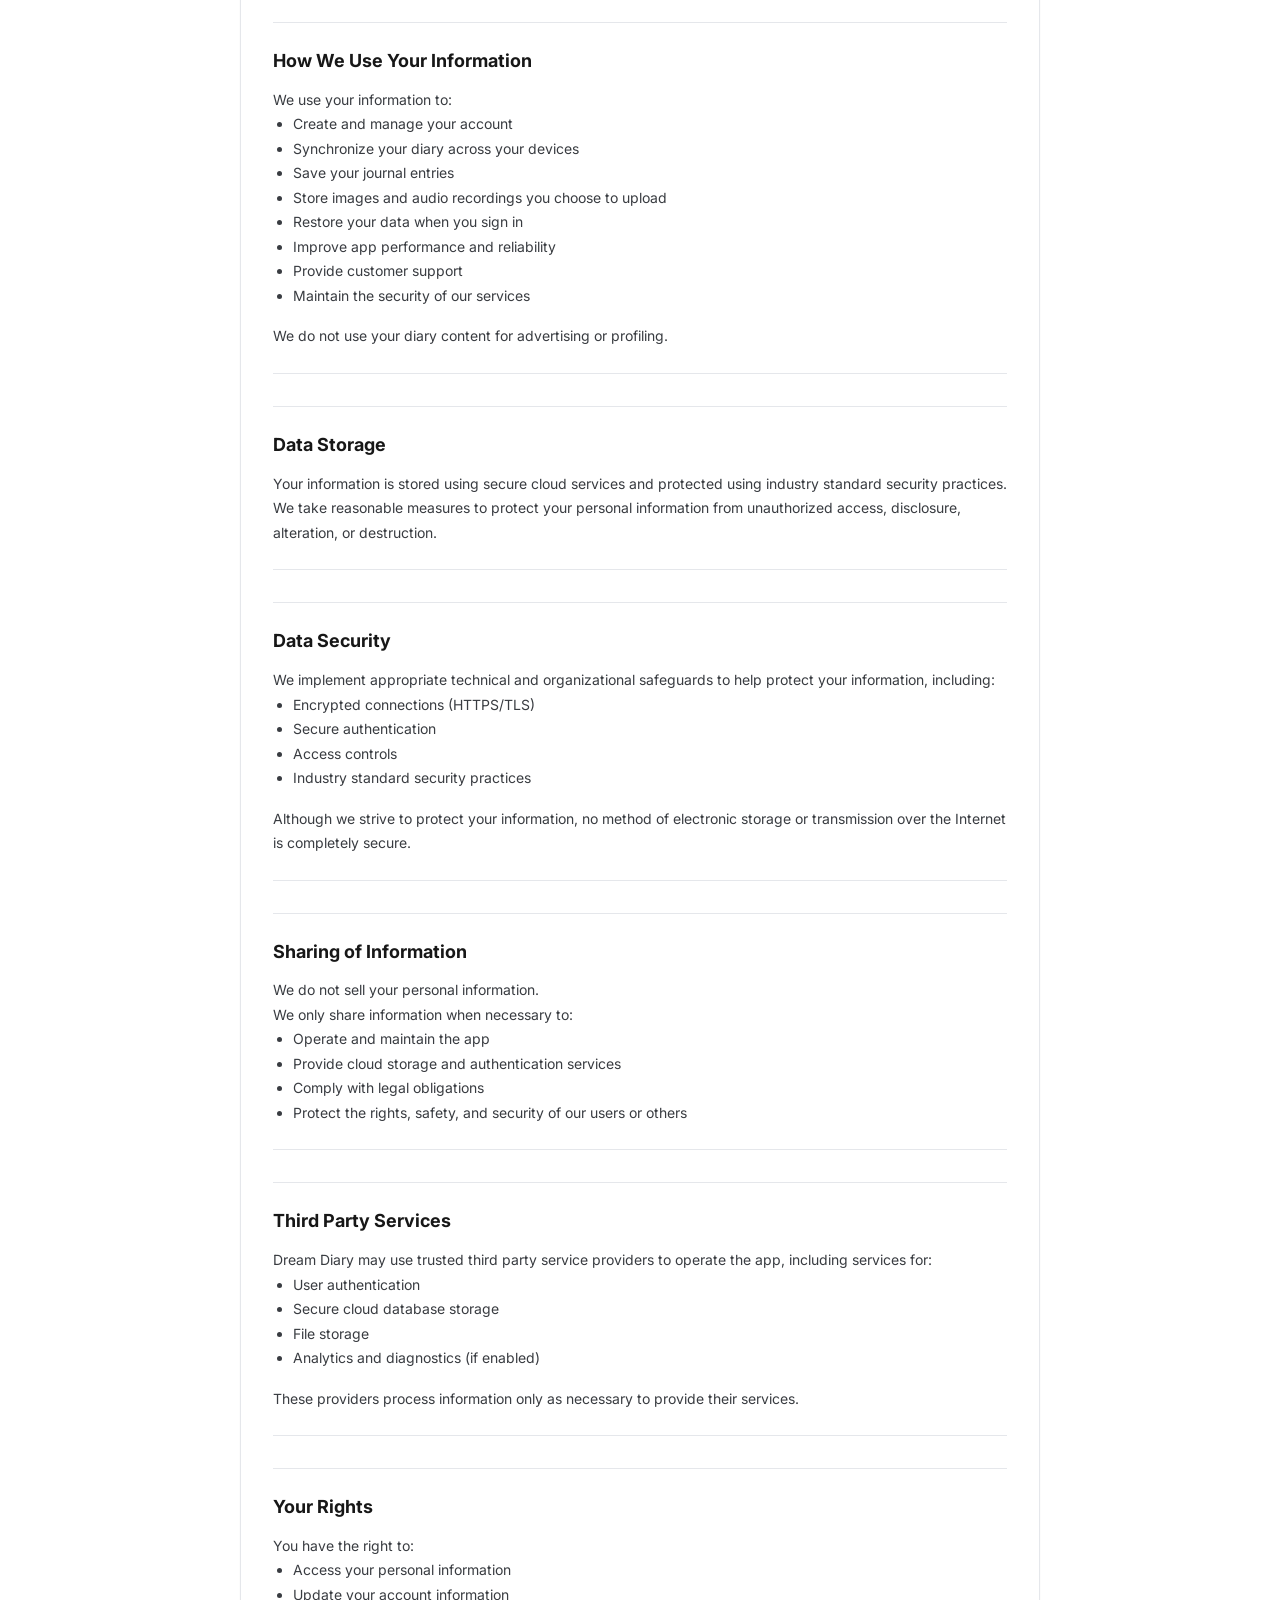
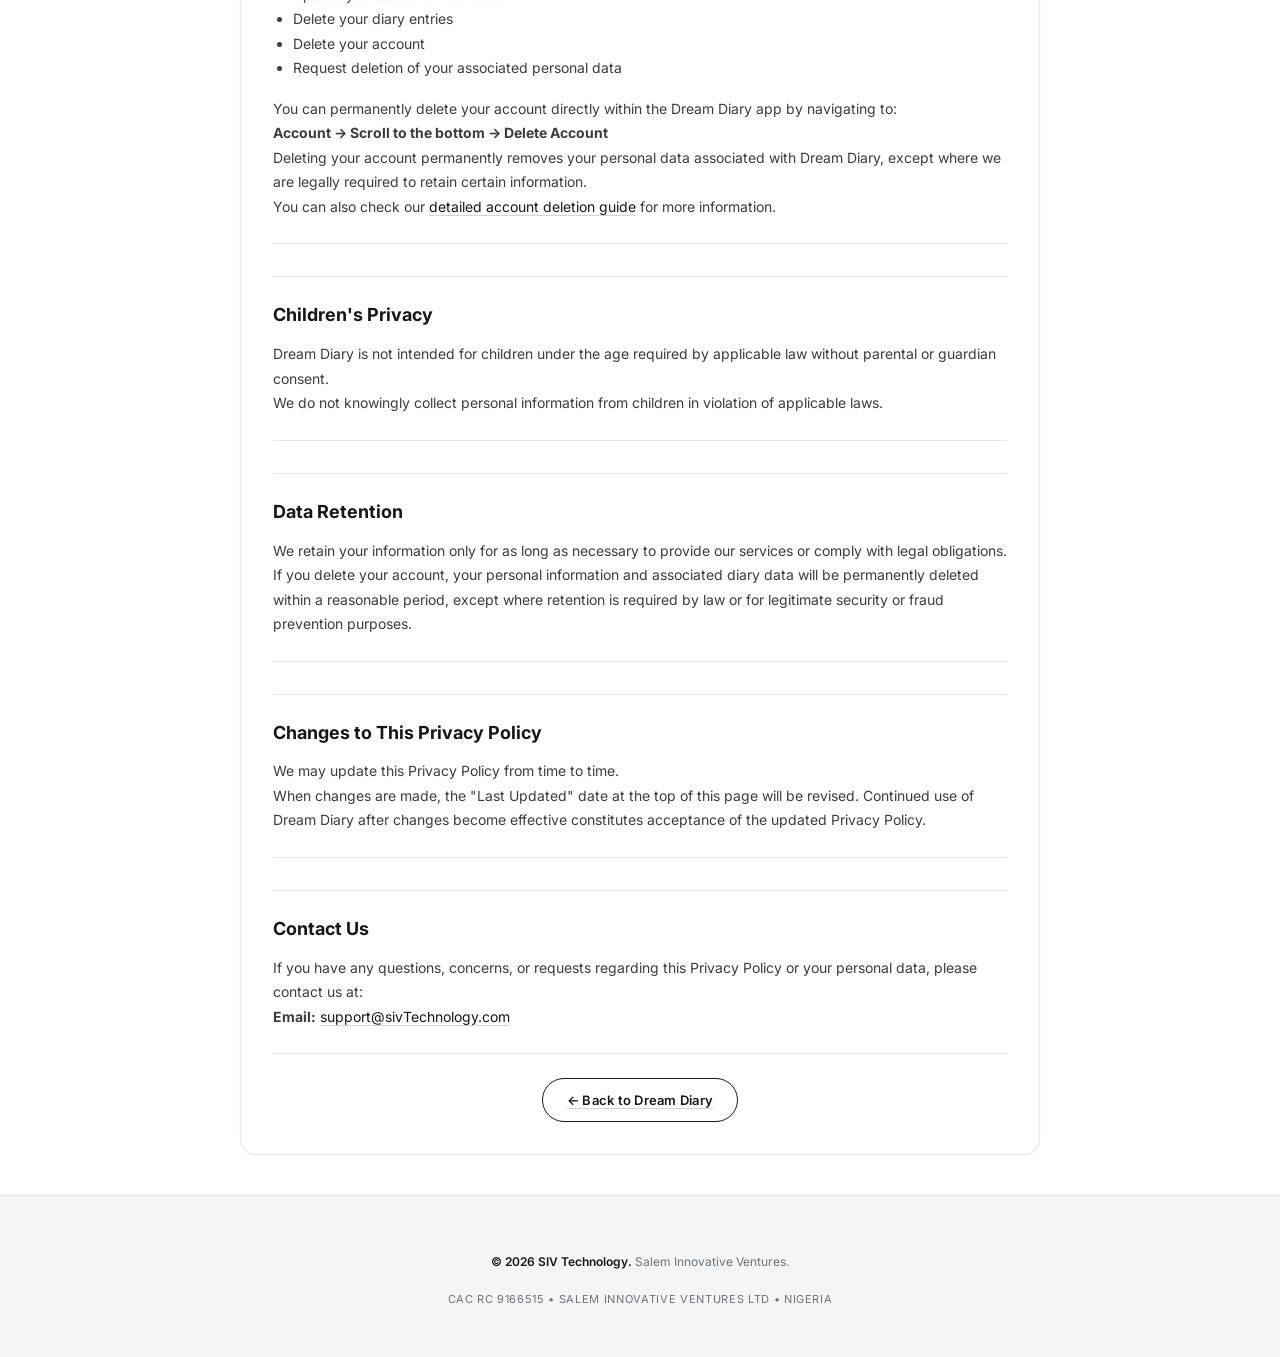
<file: dream-diary-privacy.html>
<!doctype html>
<html lang="en" data-theme="light">
  <head>
    <meta charset="UTF-8" />
    <meta name="viewport" content="width=device-width, initial-scale=1.0" />
    <title>Privacy Policy Dream Diary SIV Technology</title>
    <link rel="stylesheet" href="style.css" />
    <link rel="icon" href="images/Dream diary logo.png" />
    <meta name="author" content="Salem Innovative Ventures" />
    <meta name="theme-color" content="#000000" />
    <link rel="canonical" href="https://sivTechnology.com/dream-diary-privacy.html" />
    <link rel="apple-touch-icon" href="images/Dream%20diary%20logo.png" />
    <!-- Open Graph / Facebook / WhatsApp / LinkedIn -->
    <meta property="og:type" content="website" />
    <meta property="og:site_name" content="SIV Technology" />
    <meta property="og:locale" content="en_IN" />
    <meta property="og:title" content="Privacy Policy Dream Diary SIV Technology" />
    <meta property="og:description" content="Privacy Policy Dream Diary SIV Technology" />
    <meta property="og:url" content="https://sivTechnology.com/dream-diary-privacy.html" />
    <meta
      property="og:image"
      content="https://sivTechnology.com/images/Dream%20diary%20logo.png"
    />
    <meta property="og:image:width" content="1200" />
    <meta property="og:image:height" content="630" />
    <meta property="og:image:alt" content="Privacy Policy Dream Diary SIV Technology" />
    <!-- Twitter / X -->
    <meta name="twitter:card" content="summary_large_image" />
    <meta name="twitter:title" content="Privacy Policy Dream Diary SIV Technology" />
    <meta name="twitter:description" content="Privacy Policy Dream Diary SIV Technology" />
    <meta
      name="twitter:image"
      content="https://sivTechnology.com/images/Dream%20diary%20logo.png"
    />
  </head>
  <body>
    <header id="site-header">
      <nav aria-label="Primary">
        <a href="index.html" class="logo">
          <img
            src="images/Salem inovative ventures logo.png"
            alt="Salem Innovative Ventures logo"
          />
          <span><strong>SIV</strong> Technology</span>
        </a>
        <ul class="nav-links">
          <li><a href="index.html">Home</a></li>
          <li><a href="smart-music-player.html">Smart Music</a></li>
          <li><a href="dream-diary.html">Dream Diary</a></li>
          <li><a href="data-desk.html">Data Desk</a></li>
          <li><a href="status-saver.html">Status Saver</a></li>
          <li><a href="about.html">About</a></li>
        </ul>
        <div class="nav-actions">
          <button
            class="icon-btn desktop-only"
            aria-label="Toggle theme"
            onclick="toggleTheme()"
          >
            <span id="themeIcon">◑</span>
          </button>
          <button
            class="menu-toggle"
            id="menuToggle"
            aria-label="Open menu"
            aria-expanded="false"
            onclick="toggleMenu()"
          >
            <span></span><span></span><span></span>
          </button>
        </div>
      </nav>
    </header>
    <div class="mobile-nav" id="mobileNav" aria-hidden="true">
      <a href="index.html" onclick="closeMenu()">Home <small>→</small></a>
      <a href="smart-music-player.html" onclick="closeMenu()">Smart Music <small>→</small></a>
      <a href="dream-diary.html" onclick="closeMenu()">Dream Diary <small>• Current</small></a>
      <a href="data-desk.html" onclick="closeMenu()">Data Desk <small>→</small></a>
      <a href="status-saver.html" onclick="closeMenu()">Status Saver <small>→</small></a>
      <a href="about.html" onclick="closeMenu()">About <small>→</small></a>
      <div style="display: flex; gap: 12px; margin-top: 12px">
        <button class="btn btn-secondary" style="flex: 1" onclick="toggleTheme()">
          Toggle Theme
        </button>
        <a
          href="dream-diary.html"
          class="btn btn-primary"
          style="flex: 1"
          onclick="closeMenu()"
          >Back to App</a
        >
      </div>
    </div>

    <div class="privacy-container">
      <div style="display: flex; align-items: center; gap: 12px; margin-bottom: 16px">
        <img
          src="images/Dream diary logo.png"
          alt="Dream Diary logo"
          style="
            width: 48px;
            height: 48px;
            border-radius: 12px;
            background: #fff;
            padding: 4px;
            border: 1px solid var(--border);
          "
        />
        <div>
          <div
            style="
              font-size: 11px;
              letter-spacing: 0.12em;
              text-transform: uppercase;
              font-weight: 700;
              color: var(--text-tertiary);
            "
          >
            SIV Technology
          </div>
          <div style="font-size: 16px; font-weight: 700; letter-spacing: -0.02em">
            Dream Diary
          </div>
        </div>
      </div>
      <h1>Privacy Policy for Dream Diary</h1>
      <p><strong>Last Updated:</strong> July 20, 2026</p>

      <h2>Introduction</h2>
      <p>Welcome to Dream Diary.</p>
      <p>
        Your privacy is important to us. This Privacy Policy explains what information Dream
        Diary collects, how we use it, how we protect it, and the choices you have regarding
        your personal information.
      </p>
      <p>By using Dream Diary, you agree to the practices described in this Privacy Policy.</p>
      <hr />
      <h2>Information We Collect</h2>
      <p>Dream Diary may collect and store the following types of information:</p>
      <h3>Account Information</h3>
      <p>When you create an account, we may collect:</p>
      <ul>
        <li>Username</li>
        <li>Email address</li>
        <li>Password (stored securely through our authentication provider)</li>
      </ul>
      <h3>Diary Content</h3>
      <p>When you use Dream Diary, you may choose to store:</p>
      <ul>
        <li>Journal and diary entries</li>
        <li>Notes and written content</li>
        <li>Mood tracking information</li>
        <li>Tags or categories associated with entries</li>
      </ul>
      <h3>Media Files</h3>
      <p>You may attach media to your diary entries, including:</p>
      <ul>
        <li>Images</li>
        <li>Audio recordings</li>
      </ul>
      <p>These files are stored securely to provide the app's features.</p>
      <h3>Device Information</h3>
      <p>We may collect limited technical information such as:</p>
      <ul>
        <li>App version</li>
        <li>Device type</li>
        <li>Operating system version</li>
        <li>Crash reports and diagnostic information (when available)</li>
      </ul>
      <p>This information helps us improve the stability and performance of the app.</p>
      <hr />
      <h2>Fingerprint App Lock</h2>
      <p>Dream Diary offers an optional fingerprint (biometric) app lock feature.</p>
      <p>
        Your fingerprint or other biometric information is
        <strong>never collected, stored, transmitted, or shared</strong> by Dream Diary.
      </p>
      <p>
        Biometric authentication is handled entirely by your device's operating system using
        its secure biometric framework. Dream Diary only receives confirmation that
        authentication was successful or unsuccessful.
      </p>
      <hr />
      <h2>How We Use Your Information</h2>
      <p>We use your information to:</p>
      <ul>
        <li>Create and manage your account</li>
        <li>Synchronize your diary across your devices</li>
        <li>Save your journal entries</li>
        <li>Store images and audio recordings you choose to upload</li>
        <li>Restore your data when you sign in</li>
        <li>Improve app performance and reliability</li>
        <li>Provide customer support</li>
        <li>Maintain the security of our services</li>
      </ul>
      <p>We do not use your diary content for advertising or profiling.</p>
      <hr />
      <h2>Data Storage</h2>
      <p>
        Your information is stored using secure cloud services and protected using industry
        standard security practices.
      </p>
      <p>
        We take reasonable measures to protect your personal information from unauthorized
        access, disclosure, alteration, or destruction.
      </p>
      <hr />
      <h2>Data Security</h2>
      <p>
        We implement appropriate technical and organizational safeguards to help protect your
        information, including:
      </p>
      <ul>
        <li>Encrypted connections (HTTPS/TLS)</li>
        <li>Secure authentication</li>
        <li>Access controls</li>
        <li>Industry standard security practices</li>
      </ul>
      <p>
        Although we strive to protect your information, no method of electronic storage or
        transmission over the Internet is completely secure.
      </p>
      <hr />
      <h2>Sharing of Information</h2>
      <p>We do not sell your personal information.</p>
      <p>We only share information when necessary to:</p>
      <ul>
        <li>Operate and maintain the app</li>
        <li>Provide cloud storage and authentication services</li>
        <li>Comply with legal obligations</li>
        <li>Protect the rights, safety, and security of our users or others</li>
      </ul>
      <hr />
      <h2>Third Party Services</h2>
      <p>
        Dream Diary may use trusted third party service providers to operate the app, including
        services for:
      </p>
      <ul>
        <li>User authentication</li>
        <li>Secure cloud database storage</li>
        <li>File storage</li>
        <li>Analytics and diagnostics (if enabled)</li>
      </ul>
      <p>These providers process information only as necessary to provide their services.</p>
      <hr />
      <h2>Your Rights</h2>
      <p>You have the right to:</p>
      <ul>
        <li>Access your personal information</li>
        <li>Update your account information</li>
        <li>Delete your diary entries</li>
        <li>Delete your account</li>
        <li>Request deletion of your associated personal data</li>
      </ul>
      <p>
        You can permanently delete your account directly within the Dream Diary app by
        navigating to:
      </p>
      <p><strong>Account → Scroll to the bottom → Delete Account</strong></p>
      <p>
        Deleting your account permanently removes your personal data associated with Dream
        Diary, except where we are legally required to retain certain information.
      </p>
      <p>
        You can also check our
        <a href="dream-diary-delete-account.html">detailed account deletion guide</a> for more
        information.
      </p>
      <hr />
      <h2>Children's Privacy</h2>
      <p>
        Dream Diary is not intended for children under the age required by applicable law
        without parental or guardian consent.
      </p>
      <p>
        We do not knowingly collect personal information from children in violation of
        applicable laws.
      </p>
      <hr />
      <h2>Data Retention</h2>
      <p>
        We retain your information only for as long as necessary to provide our services or
        comply with legal obligations.
      </p>
      <p>
        If you delete your account, your personal information and associated diary data will be
        permanently deleted within a reasonable period, except where retention is required by
        law or for legitimate security or fraud prevention purposes.
      </p>
      <hr />
      <h2>Changes to This Privacy Policy</h2>
      <p>We may update this Privacy Policy from time to time.</p>
      <p>
        When changes are made, the "Last Updated" date at the top of this page will be revised.
        Continued use of Dream Diary after changes become effective constitutes acceptance of
        the updated Privacy Policy.
      </p>
      <hr />
      <h2>Contact Us</h2>
      <p>
        If you have any questions, concerns, or requests regarding this Privacy Policy or your
        personal data, please contact us at:
      </p>
      <p>
        <strong>Email:</strong>
        <a href="mailto:support@sivTechnology.com">support@sivTechnology.com</a>
      </p>
      <hr />
      <p style="text-align: center">
        <a href="dream-diary.html" class="btn btn-secondary" style="display: inline-flex"
          >← Back to Dream Diary</a
        >
      </p>
    </div>

    <footer>
      <div class="footer-inner">
        <p><strong>© 2026 SIV Technology.</strong> Salem Innovative Ventures.</p>
        <p
          style="
            font-size: 11px;
            letter-spacing: 0.06em;
            text-transform: uppercase;
            color: var(--text-tertiary);
            margin-top: 4px;
          "
        >
          CAC RC 9166515 • SALEM INNOVATIVE VENTURES LTD • Nigeria
        </p>
      </div>
    </footer>

    <script>
      function toggleTheme() {
        const h = document.documentElement;
        const n = h.getAttribute("data-theme") === "dark" ? "light" : "dark";
        h.setAttribute("data-theme", n);
        localStorage.setItem("theme", n);
        updateIcon(n);
      }
      function updateIcon(t) {
        const e = document.getElementById("themeIcon");
        if (e) e.textContent = t === "dark" ? "☀" : "◑";
      }
      function toggleMenu() {
        const b = document.getElementById("menuToggle");
        const n = document.getElementById("mobileNav");
        const o = b.classList.toggle("open");
        n.classList.toggle("open", o);
        b.setAttribute("aria-expanded", o);
        n.setAttribute("aria-hidden", !o);
        document.body.style.overflow = o ? "hidden" : "";
      }
      function closeMenu() {
        const b = document.getElementById("menuToggle");
        const n = document.getElementById("mobileNav");
        b.classList.remove("open");
        n.classList.remove("open");
        b.setAttribute("aria-expanded", "false");
        n.setAttribute("aria-hidden", "true");
        document.body.style.overflow = "";
      }
      document.addEventListener("DOMContentLoaded", () => {
        const s = localStorage.getItem("theme") || "light";
        document.documentElement.setAttribute("data-theme", s);
        updateIcon(s);
        const hdr = document.getElementById("site-header");
        window.addEventListener(
          "scroll",
          () => hdr.classList.toggle("scrolled", scrollY > 8),
          { passive: true },
        );
      });
      window.addEventListener("resize", () => {
        if (innerWidth > 640) closeMenu();
      });
    </script>
  </body>
</html>
</file>
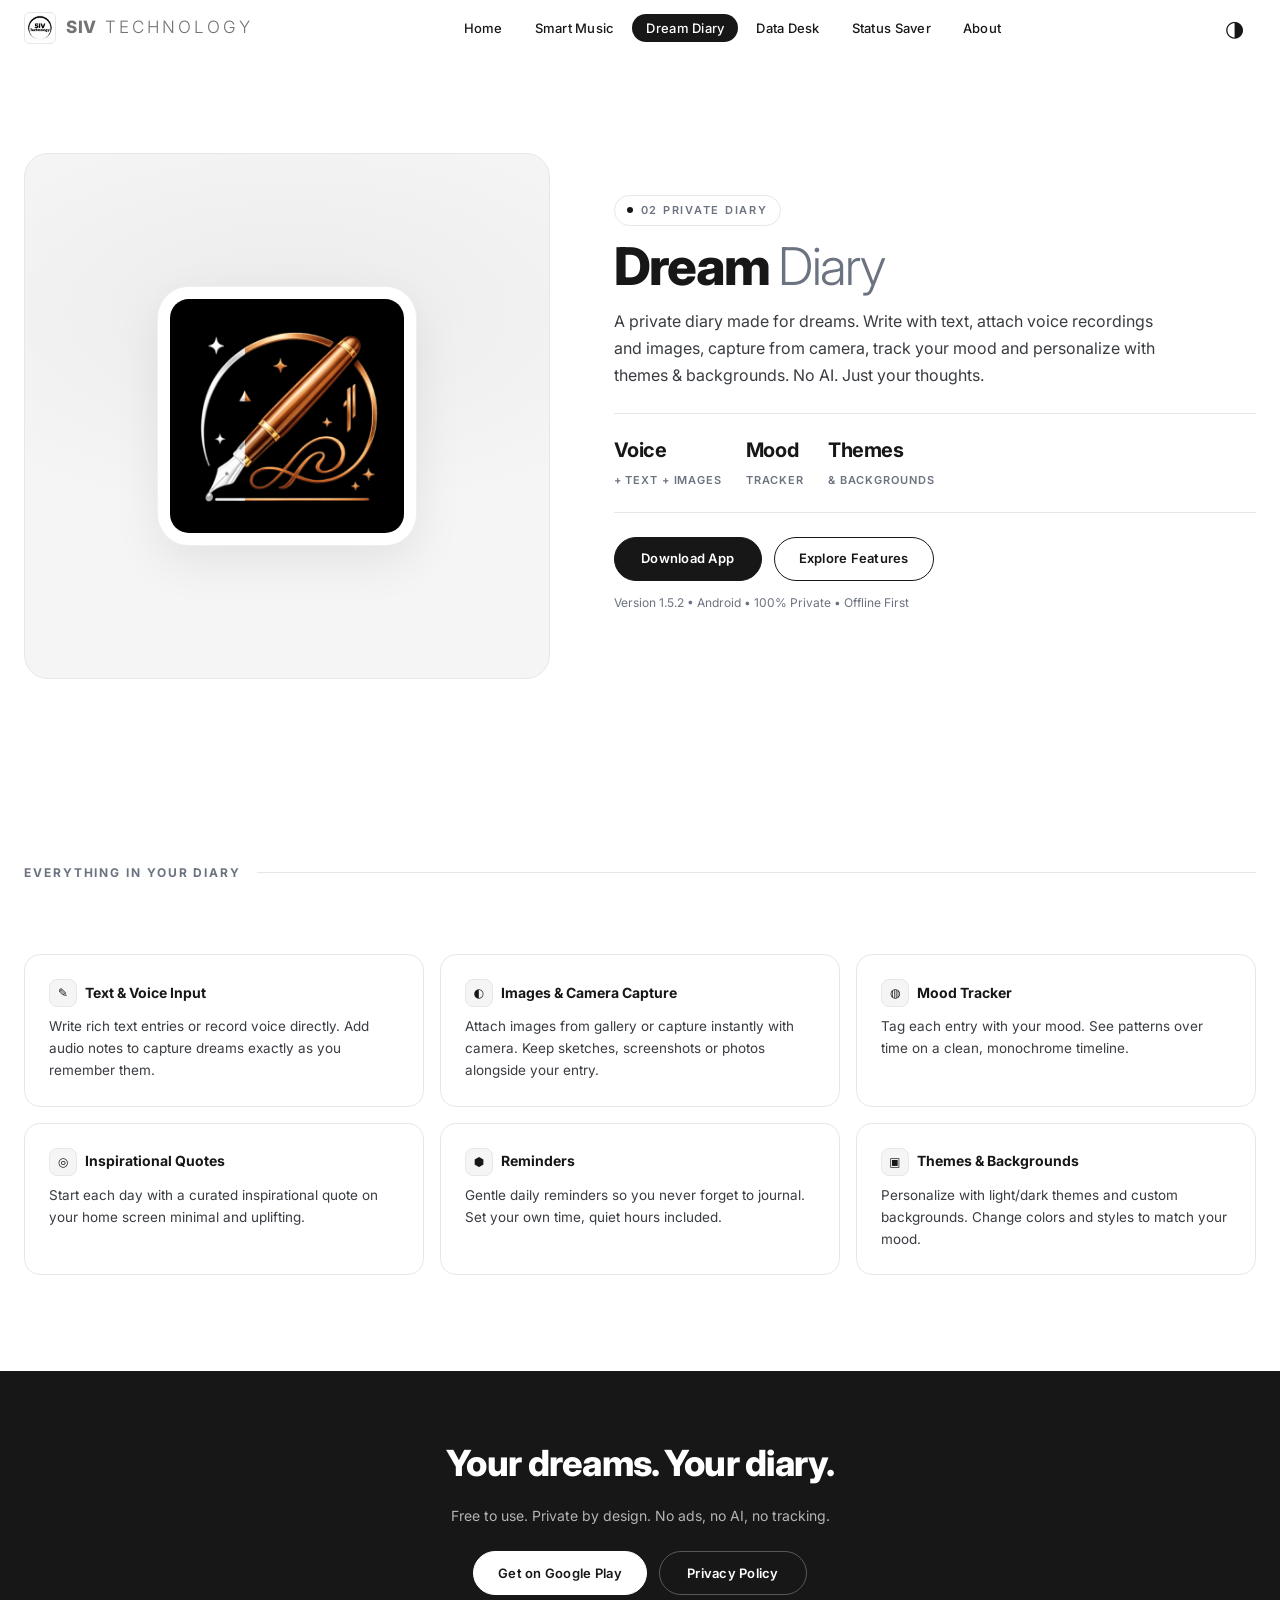
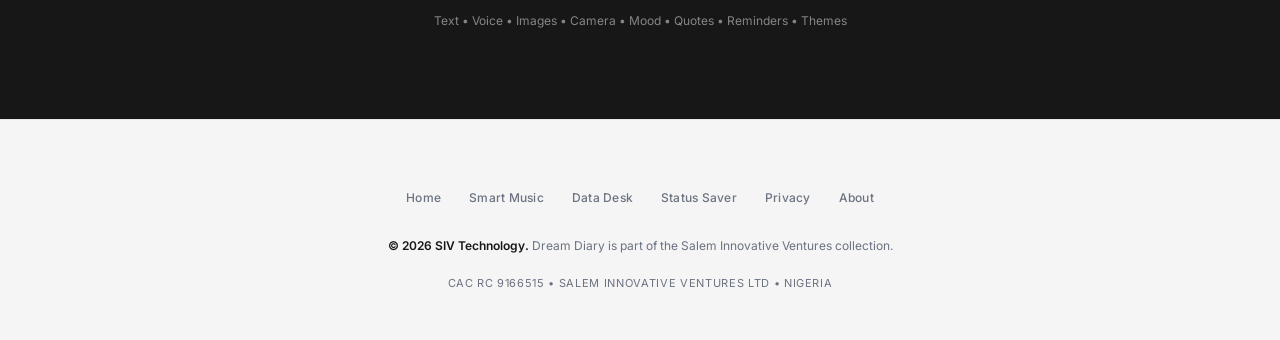
<file: dream-diary.html>
<!doctype html>
<html lang="en" data-theme="light">
  <head>
    <meta charset="UTF-8" />
    <meta name="viewport" content="width=device-width, initial-scale=1.0" />
    <title>Dream Diary Private Diary with Voice, Mood & Themes SIV Technology</title>
    <meta
      name="description"
      content="Dream Diary by SIV Technology. Text, voice recordings, images, mood tracker, camera capture, quotes, reminders and custom themes."
    />
    <meta name="author" content="Salem Innovative Ventures" />
    <meta name="theme-color" content="#000000" />
    <link rel="canonical" href="https://sivTechnology.com/dream-diary.html" />
    <link rel="stylesheet" href="style.css" />
    <link rel="icon" href="images/Dream diary logo.png" />
    <link rel="apple-touch-icon" href="images/Dream diary logo.png" />
    <!-- Open Graph / Facebook / WhatsApp / LinkedIn -->
    <meta property="og:type" content="website" />
    <meta property="og:site_name" content="SIV Technology" />
    <meta property="og:locale" content="en_IN" />
    <meta
      property="og:title"
      content="Dream Diary Private Diary with Voice, Mood & Themes SIV Technology"
    />
    <meta
      property="og:description"
      content="Text, voice recordings, images & camera, mood tracker, quotes, reminders and custom themes & backgrounds. No AI."
    />
    <meta property="og:url" content="https://sivTechnology.com/dream-diary.html" />
    <meta
      property="og:image"
      content="https://sivTechnology.com/images/Dream%20diary%20logo.png"
    />
    <meta property="og:image:width" content="1200" />
    <meta property="og:image:height" content="630" />
    <meta property="og:image:alt" content="Dream Diary logo" />
    <!-- Twitter / X -->
    <meta name="twitter:card" content="summary_large_image" />
    <meta
      name="twitter:title"
      content="Dream Diary Private Diary with Voice, Mood & Themes SIV Technology"
    />
    <meta
      name="twitter:description"
      content="Text, voice recordings, images & camera, mood tracker, quotes, reminders and custom themes."
    />
    <meta
      name="twitter:image"
      content="https://sivTechnology.com/images/Dream%20diary%20logo.png"
    />
  </head>
  <body>
    <header id="site-header">
      <nav aria-label="Primary">
        <a href="index.html" class="logo">
          <img
            src="images/Salem inovative ventures logo.png"
            alt="Salem Innovative Ventures logo"
          />
          <span><strong>SIV</strong> Technology</span>
        </a>
        <ul class="nav-links">
          <li><a href="index.html">Home</a></li>
          <li><a href="smart-music-player.html">Smart Music</a></li>
          <li><a class="active" href="dream-diary.html">Dream Diary</a></li>
          <li><a href="data-desk.html">Data Desk</a></li>
          <li><a href="status-saver.html">Status Saver</a></li>
          <li><a href="about.html">About</a></li>
        </ul>
        <div class="nav-actions">
          <button
            class="icon-btn desktop-only"
            aria-label="Toggle theme"
            onclick="toggleTheme()"
          >
            <span id="themeIcon">◑</span>
          </button>
          <button
            class="menu-toggle"
            id="menuToggle"
            aria-label="Open menu"
            aria-expanded="false"
            onclick="toggleMenu()"
          >
            <span></span><span></span><span></span>
          </button>
        </div>
      </nav>
    </header>

    <div class="mobile-nav" id="mobileNav" aria-hidden="true">
      <a href="index.html" onclick="closeMenu()">Home <small>→</small></a>
      <a href="smart-music-player.html" onclick="closeMenu()">Smart Music <small>→</small></a>
      <a href="dream-diary.html" onclick="closeMenu()">Dream Diary <small>• Current</small></a>
      <a href="data-desk.html" onclick="closeMenu()">Data Desk <small>→</small></a>
      <a href="status-saver.html" onclick="closeMenu()">Status Saver <small>→</small></a>
      <a href="about.html" onclick="closeMenu()">About <small>→</small></a>
      <div style="display: flex; gap: 12px; margin-top: 12px">
        <button class="btn btn-secondary" style="flex: 1" onclick="toggleTheme()">
          Toggle Theme
        </button>
        <a href="#download" class="btn btn-primary" style="flex: 1" onclick="closeMenu()"
          >Download</a
        >
      </div>
    </div>

    <section class="product-hero reverse">
      <div class="product-copy">
        <div class="eyebrow">02 Private Diary</div>
        <h1>Dream <span>Diary</span></h1>
        <p>
          A private diary made for dreams. Write with text, attach voice recordings and images,
          capture from camera, track your mood and personalize with themes & backgrounds. No
          AI. Just your thoughts.
        </p>
        <div class="product-stats">
          <div><strong>Voice</strong><span>+ Text + Images</span></div>
          <div><strong>Mood</strong><span>Tracker</span></div>
          <div><strong>Themes</strong><span> & Backgrounds</span></div>
        </div>
        <div style="display: flex; gap: 12px; flex-wrap: wrap">
          <a
            href="https://play.google.com/store/apps/details?id=com.dreamdiary.app"
            target="_blank"
            rel="noopener"
            class="btn btn-primary"
            >Download App</a
          >
          <a href="#features" class="btn btn-secondary">Explore Features</a>
        </div>
        <p style="font-size: 12px; color: var(--text-tertiary); margin-top: 12px">
          Version 1.5.2 • Android • 100% Private • Offline First
        </p>
      </div>
      <div class="product-visual">
        <img src="images/Dream diary logo.png" alt="Dream Diary logo large" />
      </div>
    </section>

    <div class="section-label" id="features"><h2>Everything in your diary</h2></div>
    <section class="features">
      <div class="feature-card">
        <h3><i>✎</i> Text & Voice Input</h3>
        <p>
          Write rich text entries or record voice directly. Add audio notes to capture dreams
          exactly as you remember them.
        </p>
      </div>
      <div class="feature-card">
        <h3><i>◐</i> Images & Camera Capture</h3>
        <p>
          Attach images from gallery or capture instantly with camera. Keep sketches,
          screenshots or photos alongside your entry.
        </p>
      </div>
      <div class="feature-card">
        <h3><i>◍</i> Mood Tracker</h3>
        <p>
          Tag each entry with your mood. See patterns over time on a clean, monochrome
          timeline.
        </p>
      </div>
      <div class="feature-card">
        <h3><i>◎</i> Inspirational Quotes</h3>
        <p>
          Start each day with a curated inspirational quote on your home screen minimal and
          uplifting.
        </p>
      </div>
      <div class="feature-card">
        <h3><i>⬢</i> Reminders</h3>
        <p>
          Gentle daily reminders so you never forget to journal. Set your own time, quiet hours
          included.
        </p>
      </div>
      <div class="feature-card">
        <h3><i>▣</i> Themes & Backgrounds</h3>
        <p>
          Personalize with light/dark themes and custom backgrounds. Change colors and styles
          to match your mood.
        </p>
      </div>
    </section>

    <section class="download-section" id="download">
      <h2>Your dreams. Your diary.</h2>
      <p>Free to use. Private by design. No ads, no AI, no tracking.</p>
      <div class="download-actions">
        <a
          href="https://play.google.com/store/apps/details?id=com.dreamdiary.app"
          target="_blank"
          rel="noopener"
          class="btn btn-primary"
          >Get on Google Play</a
        >
        <a href="dream-diary-privacy.html" class="btn btn-secondary">Privacy Policy</a>
      </div>
      <p style="margin-top: 16px; font-size: 12px; opacity: 0.7">
        Text • Voice • Images • Camera • Mood • Quotes • Reminders • Themes
      </p>
    </section>

    <footer>
      <div class="footer-inner">
        <div class="footer-links">
          <a href="index.html">Home</a>
          <a href="smart-music-player.html">Smart Music</a>
          <a href="data-desk.html">Data Desk</a>
          <a href="status-saver.html">Status Saver</a>
          <a href="dream-diary-privacy.html">Privacy</a>
          <a href="about.html">About</a>
        </div>
        <p>
          <strong>© 2026 SIV Technology.</strong> Dream Diary is part of the Salem Innovative
          Ventures collection.
        </p>
        <p
          style="
            font-size: 11px;
            letter-spacing: 0.06em;
            text-transform: uppercase;
            color: var(--text-tertiary);
            margin-top: 4px;
          "
        >
          CAC RC 9166515 • SALEM INNOVATIVE VENTURES LTD • Nigeria
        </p>
      </div>
    </footer>

    <script>
      function toggleTheme() {
        const h = document.documentElement;
        const n = h.getAttribute("data-theme") === "dark" ? "light" : "dark";
        h.setAttribute("data-theme", n);
        localStorage.setItem("theme", n);
        updateIcon(n);
      }
      function updateIcon(t) {
        const e = document.getElementById("themeIcon");
        if (e) e.textContent = t === "dark" ? "☀" : "◑";
      }
      function toggleMenu() {
        const b = document.getElementById("menuToggle");
        const n = document.getElementById("mobileNav");
        const o = b.classList.toggle("open");
        n.classList.toggle("open", o);
        b.setAttribute("aria-expanded", o);
        n.setAttribute("aria-hidden", !o);
        document.body.style.overflow = o ? "hidden" : "";
      }
      function closeMenu() {
        const b = document.getElementById("menuToggle");
        const n = document.getElementById("mobileNav");
        b.classList.remove("open");
        n.classList.remove("open");
        b.setAttribute("aria-expanded", "false");
        n.setAttribute("aria-hidden", "true");
        document.body.style.overflow = "";
      }
      document.addEventListener("DOMContentLoaded", () => {
        const s = localStorage.getItem("theme") || "light";
        document.documentElement.setAttribute("data-theme", s);
        updateIcon(s);
        const hdr = document.getElementById("site-header");
        window.addEventListener(
          "scroll",
          () => hdr.classList.toggle("scrolled", scrollY > 8),
          { passive: true },
        );
      });
      window.addEventListener("resize", () => {
        if (innerWidth > 640) closeMenu();
      });
    </script>
  </body>
</html>
</file>
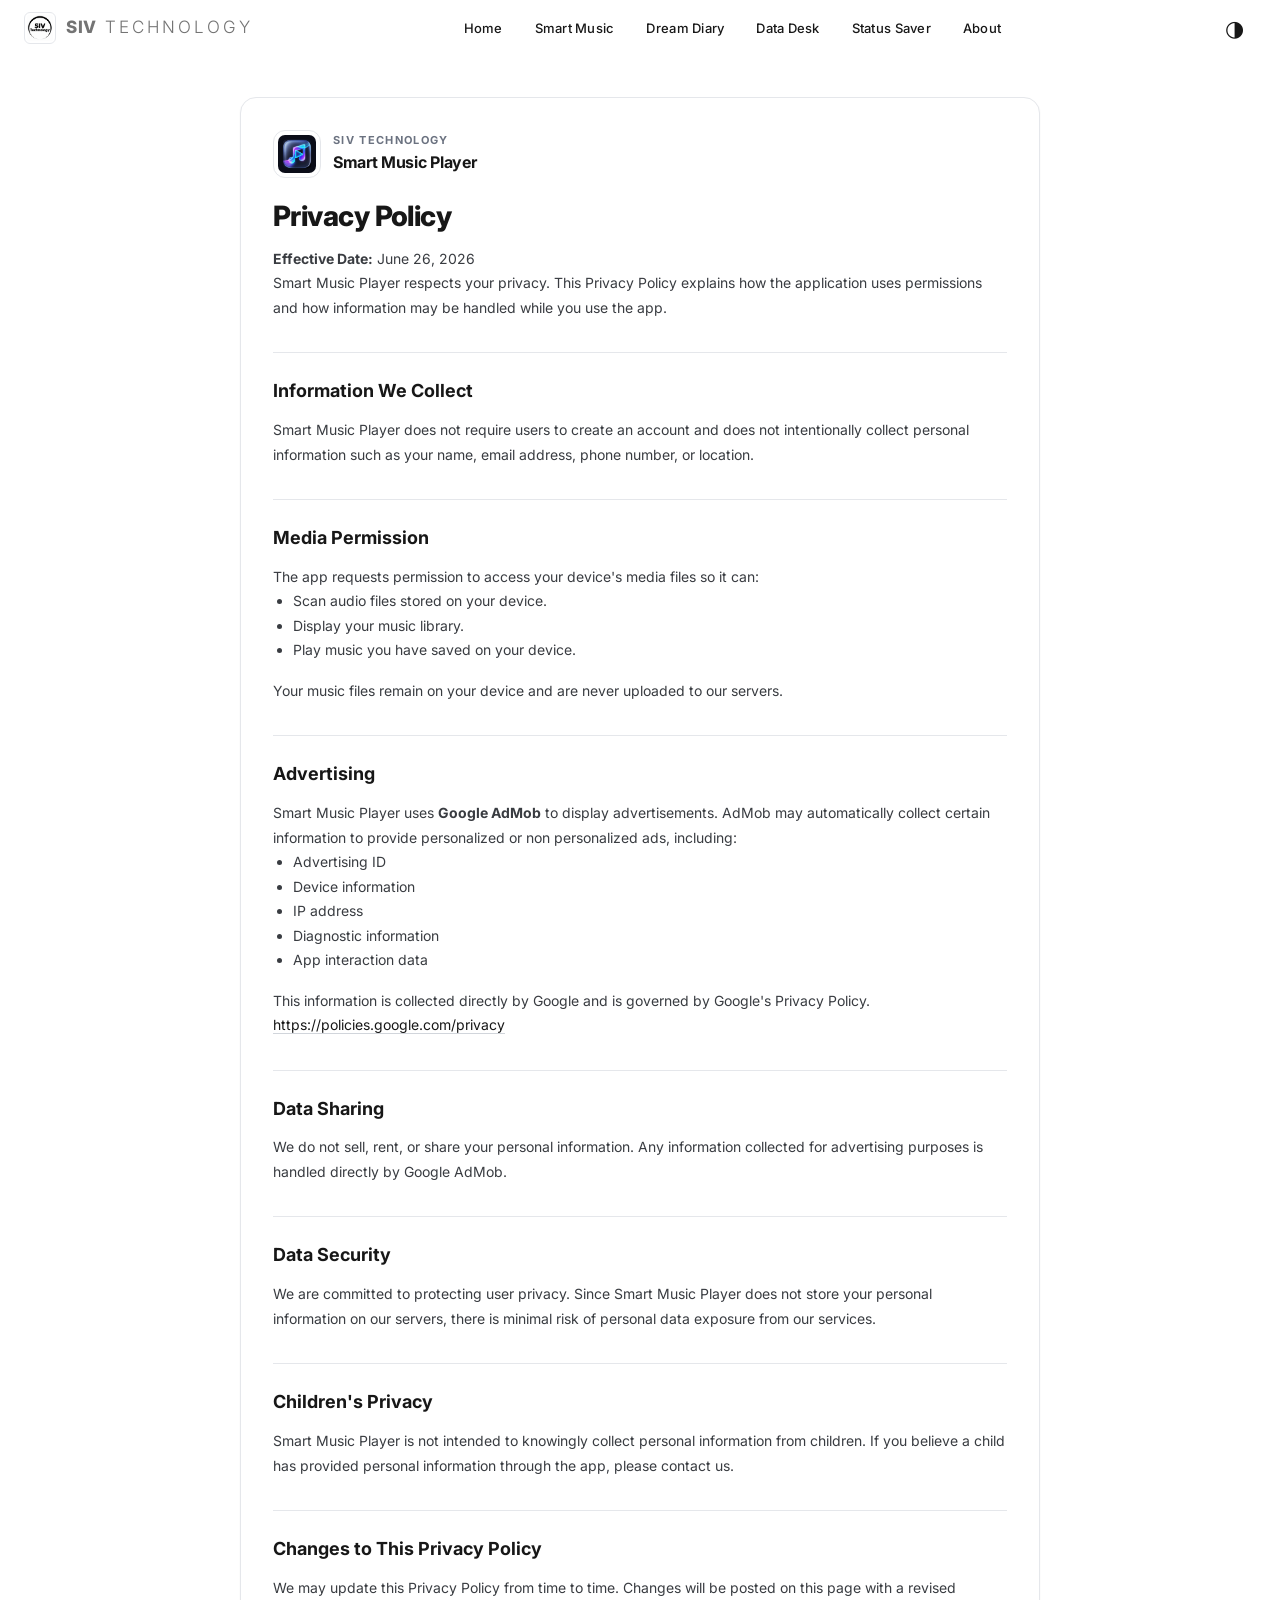
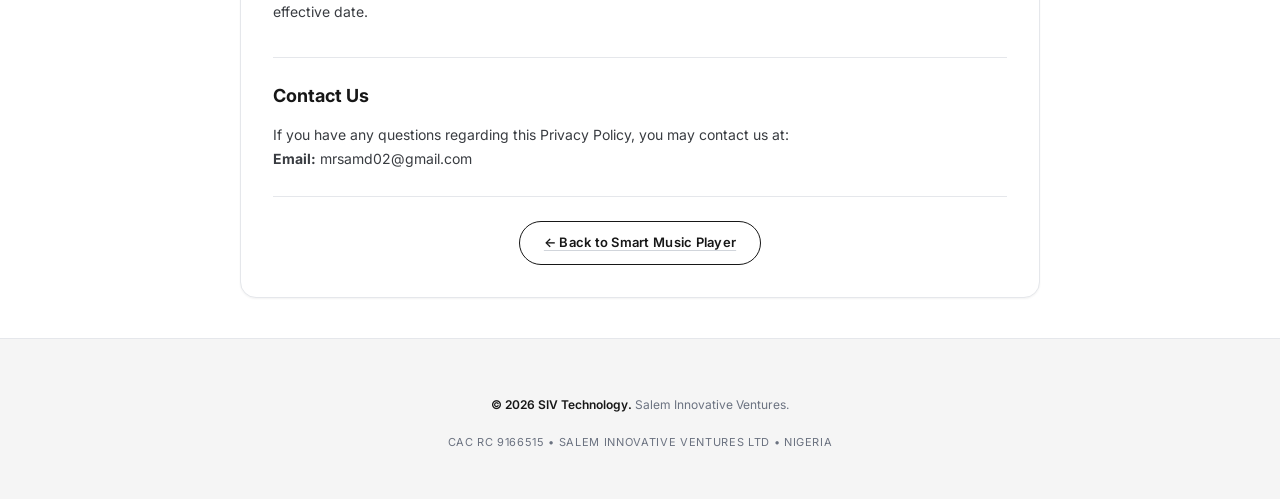
<file: smart-music-player-privacy.html>
<!doctype html>
<html lang="en" data-theme="light">
  <head>
    <meta charset="UTF-8" />
    <meta name="viewport" content="width=device-width, initial-scale=1.0" />
    <title>Privacy Policy Smart Music Player SIV Technology</title>
    <link rel="stylesheet" href="style.css" />
    <link rel="icon" href="images/smart music player logo.png" />
    <meta name="author" content="Salem Innovative Ventures" />
    <meta name="theme-color" content="#000000" />
    <link rel="canonical" href="https://sivTechnology.com/smart-music-player-privacy.html" />
    <link rel="apple-touch-icon" href="images/smart%20music%20player%20logo.png" />
    <!-- Open Graph / Facebook / WhatsApp / LinkedIn -->
    <meta property="og:type" content="website" />
    <meta property="og:site_name" content="SIV Technology" />
    <meta property="og:locale" content="en_IN" />
    <meta property="og:title" content="Privacy Policy Smart Music Player SIV Technology" />
    <meta
      property="og:description"
      content="Privacy Policy Smart Music Player SIV Technology"
    />
    <meta
      property="og:url"
      content="https://sivTechnology.com/smart-music-player-privacy.html"
    />
    <meta
      property="og:image"
      content="https://sivTechnology.com/images/smart%20music%20player%20logo.png"
    />
    <meta property="og:image:width" content="1200" />
    <meta property="og:image:height" content="630" />
    <meta property="og:image:alt" content="Privacy Policy Smart Music Player SIV Technology" />
    <!-- Twitter / X -->
    <meta name="twitter:card" content="summary_large_image" />
    <meta name="twitter:title" content="Privacy Policy Smart Music Player SIV Technology" />
    <meta
      name="twitter:description"
      content="Privacy Policy Smart Music Player SIV Technology"
    />
    <meta
      name="twitter:image"
      content="https://sivTechnology.com/images/smart%20music%20player%20logo.png"
    />
  </head>
  <body>
    <header id="site-header">
      <nav aria-label="Primary">
        <a href="index.html" class="logo">
          <img
            src="images/Salem inovative ventures logo.png"
            alt="Salem Innovative Ventures logo"
          />
          <span><strong>SIV</strong> Technology</span>
        </a>
        <ul class="nav-links">
          <li><a href="index.html">Home</a></li>
          <li><a href="smart-music-player.html">Smart Music</a></li>
          <li><a href="dream-diary.html">Dream Diary</a></li>
          <li><a href="data-desk.html">Data Desk</a></li>
          <li><a href="status-saver.html">Status Saver</a></li>
          <li><a href="about.html">About</a></li>
        </ul>
        <div class="nav-actions">
          <button
            class="icon-btn desktop-only"
            aria-label="Toggle theme"
            onclick="toggleTheme()"
          >
            <span id="themeIcon">◑</span>
          </button>
          <button
            class="menu-toggle"
            id="menuToggle"
            aria-label="Open menu"
            aria-expanded="false"
            onclick="toggleMenu()"
          >
            <span></span><span></span><span></span>
          </button>
        </div>
      </nav>
    </header>
    <div class="mobile-nav" id="mobileNav" aria-hidden="true">
      <a href="index.html" onclick="closeMenu()">Home <small>→</small></a>
      <a href="smart-music-player.html" onclick="closeMenu()"
        >Smart Music Player <small>→</small></a
      >
      <a href="dream-diary.html" onclick="closeMenu()">Dream Diary <small>→</small></a>
      <a href="data-desk.html" onclick="closeMenu()">Data Desk <small>→</small></a>
      <a href="status-saver.html" onclick="closeMenu()">Status Saver <small>→</small></a>
      <a href="about.html" onclick="closeMenu()">About <small>→</small></a>
      <div style="display: flex; gap: 12px; margin-top: 12px">
        <button class="btn btn-secondary" style="flex: 1" onclick="toggleTheme()">
          Toggle Theme
        </button>
        <a
          href="smart-music-player.html"
          class="btn btn-primary"
          style="flex: 1"
          onclick="closeMenu()"
          >Back to App</a
        >
      </div>
    </div>

    <div class="privacy-container">
      <div style="display: flex; align-items: center; gap: 12px; margin-bottom: 16px">
        <img
          src="images/smart music player logo.png"
          alt="Smart Music Player logo"
          style="
            width: 48px;
            height: 48px;
            border-radius: 12px;
            background: #fff;
            padding: 4px;
            border: 1px solid var(--border);
          "
        />
        <div>
          <div
            style="
              font-size: 11px;
              letter-spacing: 0.12em;
              text-transform: uppercase;
              font-weight: 700;
              color: var(--text-tertiary);
            "
          >
            SIV Technology
          </div>
          <div style="font-size: 16px; font-weight: 700; letter-spacing: -0.02em">
            Smart Music Player
          </div>
        </div>
      </div>
      <h1>Privacy Policy</h1>
      <p><strong>Effective Date:</strong> June 26, 2026</p>
      <p>
        Smart Music Player respects your privacy. This Privacy Policy explains how the
        application uses permissions and how information may be handled while you use the app.
      </p>

      <h2>Information We Collect</h2>
      <p>
        Smart Music Player does not require users to create an account and does not
        intentionally collect personal information such as your name, email address, phone
        number, or location.
      </p>

      <h2>Media Permission</h2>
      <p>The app requests permission to access your device's media files so it can:</p>
      <ul>
        <li>Scan audio files stored on your device.</li>
        <li>Display your music library.</li>
        <li>Play music you have saved on your device.</li>
      </ul>
      <p>Your music files remain on your device and are never uploaded to our servers.</p>

      <h2>Advertising</h2>
      <p>
        Smart Music Player uses <strong>Google AdMob</strong> to display advertisements. AdMob
        may automatically collect certain information to provide personalized or non
        personalized ads, including:
      </p>
      <ul>
        <li>Advertising ID</li>
        <li>Device information</li>
        <li>IP address</li>
        <li>Diagnostic information</li>
        <li>App interaction data</li>
      </ul>
      <p>
        This information is collected directly by Google and is governed by Google's Privacy
        Policy.
      </p>
      <p>
        <a href="https://policies.google.com/privacy" target="_blank" rel="noopener"
          >https://policies.google.com/privacy</a
        >
      </p>

      <h2>Data Sharing</h2>
      <p>
        We do not sell, rent, or share your personal information. Any information collected for
        advertising purposes is handled directly by Google AdMob.
      </p>

      <h2>Data Security</h2>
      <p>
        We are committed to protecting user privacy. Since Smart Music Player does not store
        your personal information on our servers, there is minimal risk of personal data
        exposure from our services.
      </p>

      <h2>Children's Privacy</h2>
      <p>
        Smart Music Player is not intended to knowingly collect personal information from
        children. If you believe a child has provided personal information through the app,
        please contact us.
      </p>

      <h2>Changes to This Privacy Policy</h2>
      <p>
        We may update this Privacy Policy from time to time. Changes will be posted on this
        page with a revised effective date.
      </p>

      <h2>Contact Us</h2>
      <p>If you have any questions regarding this Privacy Policy, you may contact us at:</p>
      <p><strong>Email:</strong> mrsamd02@gmail.com</p>
      <hr />
      <p style="text-align: center">
        <a
          href="smart-music-player.html"
          class="btn btn-secondary"
          style="display: inline-flex"
          >← Back to Smart Music Player</a
        >
      </p>
    </div>

    <footer>
      <div class="footer-inner">
        <p><strong>© 2026 SIV Technology.</strong> Salem Innovative Ventures.</p>
        <p
          style="
            font-size: 11px;
            letter-spacing: 0.06em;
            text-transform: uppercase;
            color: var(--text-tertiary);
            margin-top: 4px;
          "
        >
          CAC RC 9166515 • SALEM INNOVATIVE VENTURES LTD • Nigeria
        </p>
      </div>
    </footer>

    <script>
      function toggleTheme() {
        const h = document.documentElement;
        const n = h.getAttribute("data-theme") === "dark" ? "light" : "dark";
        h.setAttribute("data-theme", n);
        localStorage.setItem("theme", n);
        updateIcon(n);
      }
      function updateIcon(t) {
        const e = document.getElementById("themeIcon");
        if (e) e.textContent = t === "dark" ? "☀" : "◑";
      }
      function toggleMenu() {
        const b = document.getElementById("menuToggle");
        const n = document.getElementById("mobileNav");
        const o = b.classList.toggle("open");
        n.classList.toggle("open", o);
        b.setAttribute("aria-expanded", o);
        n.setAttribute("aria-hidden", !o);
        document.body.style.overflow = o ? "hidden" : "";
      }
      function closeMenu() {
        const b = document.getElementById("menuToggle");
        const n = document.getElementById("mobileNav");
        b.classList.remove("open");
        n.classList.remove("open");
        b.setAttribute("aria-expanded", "false");
        n.setAttribute("aria-hidden", "true");
        document.body.style.overflow = "";
      }
      document.addEventListener("DOMContentLoaded", () => {
        const s = localStorage.getItem("theme") || "light";
        document.documentElement.setAttribute("data-theme", s);
        updateIcon(s);
        const hdr = document.getElementById("site-header");
        window.addEventListener(
          "scroll",
          () => hdr.classList.toggle("scrolled", scrollY > 8),
          { passive: true },
        );
      });
      window.addEventListener("resize", () => {
        if (innerWidth > 640) closeMenu();
      });
    </script>
  </body>
</html>
</file>
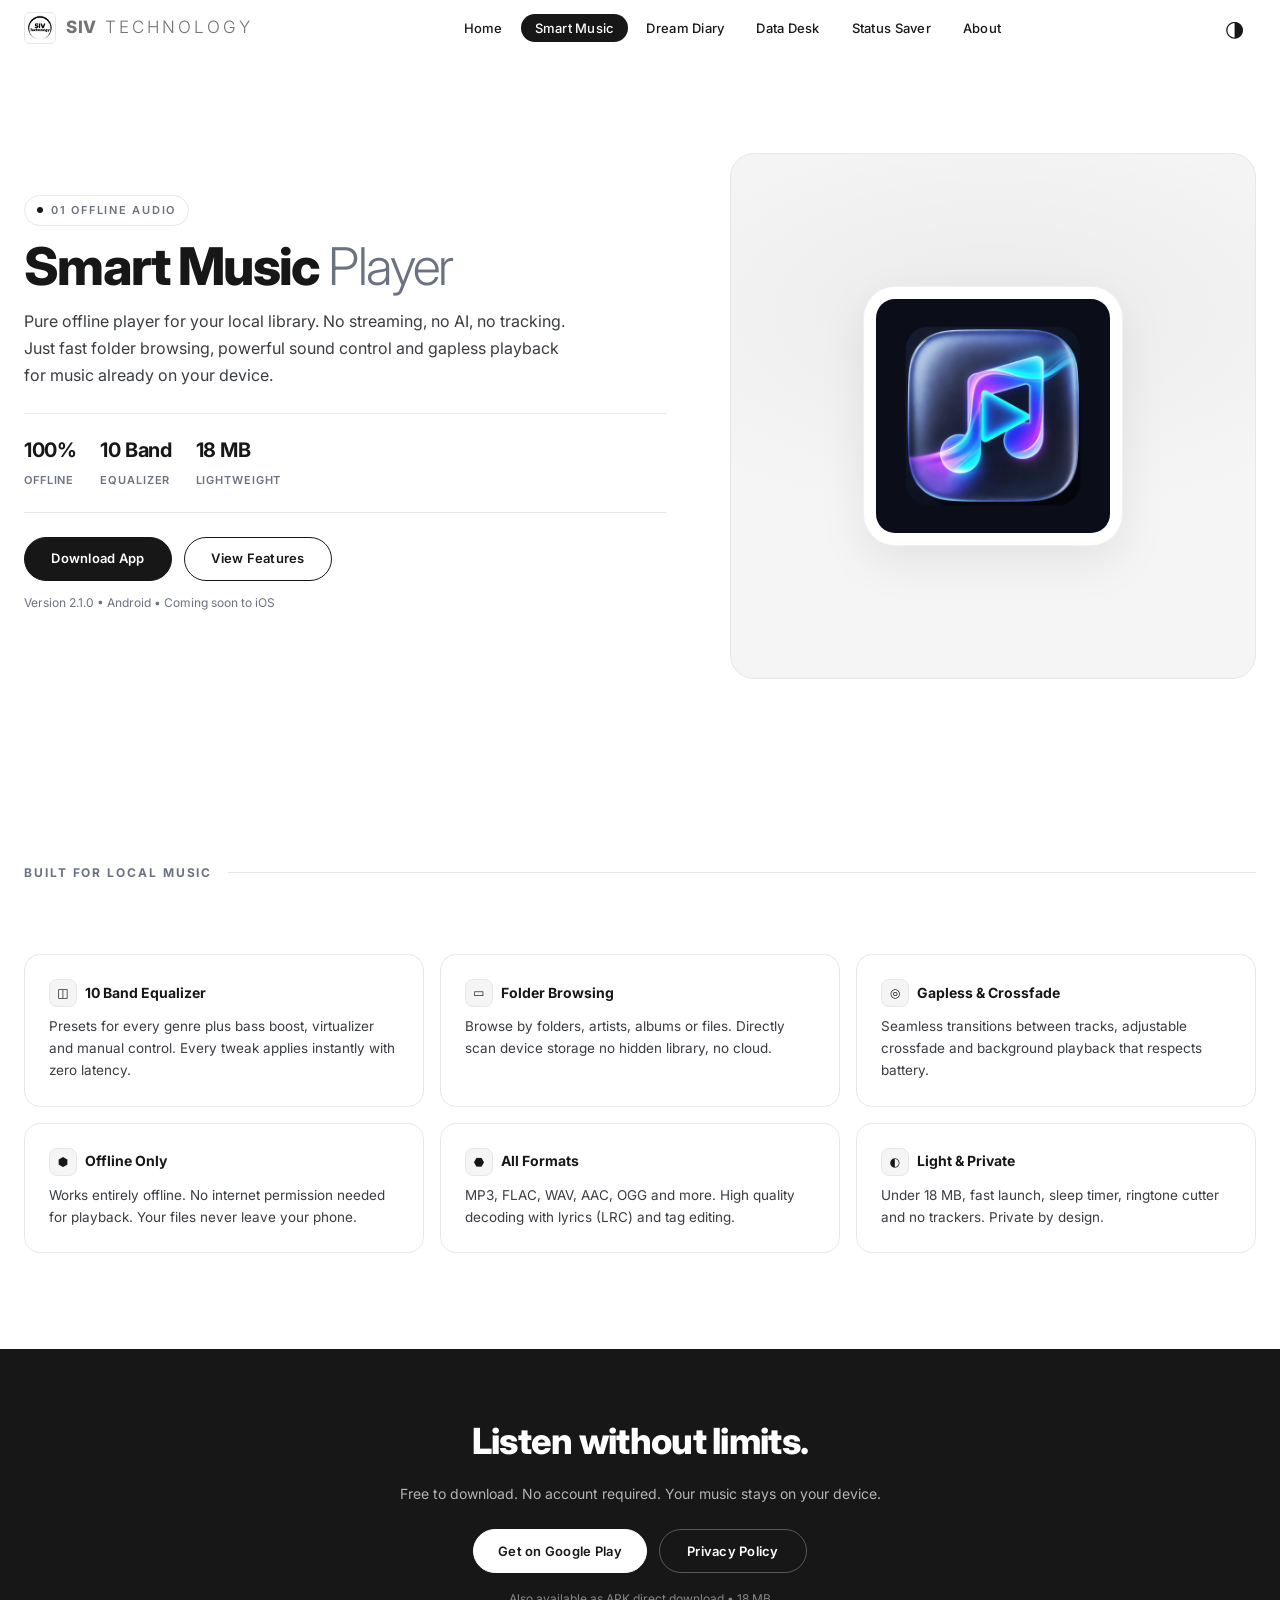
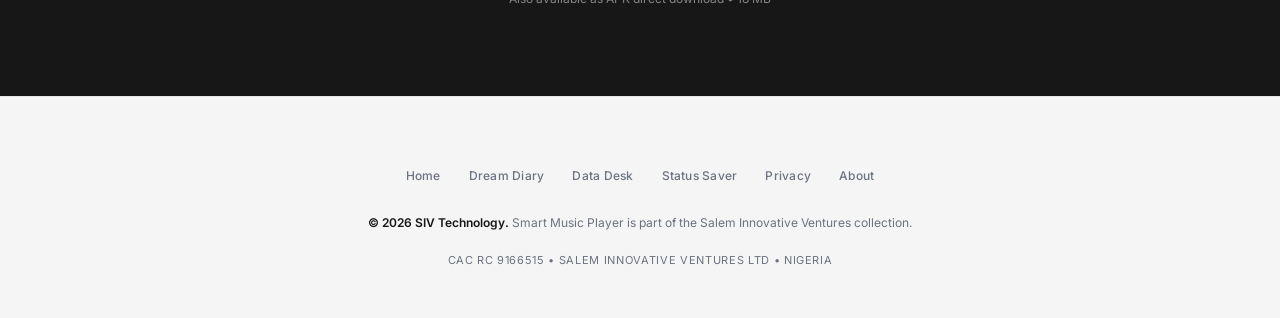
<file: smart-music-player.html>
<!doctype html>
<html lang="en" data-theme="light">
  <head>
    <meta charset="UTF-8" />
    <meta name="viewport" content="width=device-width, initial-scale=1.0" />
    <title>Smart Music Player SIV Technology</title>
    <meta
      name="description"
      content="Smart Music Player by SIV Technology. Lightweight offline music player with 10 band EQ, folder browsing and gapless playback."
    />
    <meta name="author" content="Salem Innovative Ventures" />
    <meta name="theme-color" content="#000000" />
    <link rel="canonical" href="https://sivTechnology.com/smart-music-player.html" />
    <link rel="stylesheet" href="style.css" />
    <link rel="icon" href="images/smart music player logo.png" />
    <link rel="apple-touch-icon" href="images/smart music player logo.png" />
    <!-- Open Graph / Facebook / WhatsApp / LinkedIn -->
    <meta property="og:type" content="website" />
    <meta property="og:site_name" content="SIV Technology" />
    <meta property="og:locale" content="en_IN" />
    <meta property="og:title" content="Smart Music Player SIV Technology" />
    <meta
      property="og:description"
      content="Lightweight offline music player for local files. 10 band EQ, folder browsing, gapless playback. No streaming, no internet needed."
    />
    <meta property="og:url" content="https://sivTechnology.com/smart-music-player.html" />
    <meta
      property="og:image"
      content="https://sivTechnology.com/images/smart%20music%20player%20logo.png"
    />
    <meta property="og:image:width" content="1200" />
    <meta property="og:image:height" content="630" />
    <meta property="og:image:alt" content="Smart Music Player logo" />
    <!-- Twitter / X -->
    <meta name="twitter:card" content="summary_large_image" />
    <meta name="twitter:title" content="Smart Music Player SIV Technology" />
    <meta
      name="twitter:description"
      content="Lightweight offline music player for local files. 10 band EQ, folder browsing, gapless playback."
    />
    <meta
      name="twitter:image"
      content="https://sivTechnology.com/images/smart%20music%20player%20logo.png"
    />
  </head>
  <body>
    <header id="site-header">
      <nav aria-label="Primary">
        <a href="index.html" class="logo">
          <img
            src="images/Salem inovative ventures logo.png"
            alt="Salem Innovative Ventures logo"
          />
          <span><strong>SIV</strong> Technology</span>
        </a>
        <ul class="nav-links">
          <li><a href="index.html">Home</a></li>
          <li><a class="active" href="smart-music-player.html">Smart Music</a></li>
          <li><a href="dream-diary.html">Dream Diary</a></li>
          <li><a href="data-desk.html">Data Desk</a></li>
          <li><a href="status-saver.html">Status Saver</a></li>
          <li><a href="about.html">About</a></li>
        </ul>
        <div class="nav-actions">
          <button
            class="icon-btn desktop-only"
            aria-label="Toggle theme"
            onclick="toggleTheme()"
          >
            <span id="themeIcon">◑</span>
          </button>
          <button
            class="menu-toggle"
            id="menuToggle"
            aria-label="Open menu"
            aria-expanded="false"
            onclick="toggleMenu()"
          >
            <span></span><span></span><span></span>
          </button>
        </div>
      </nav>
    </header>

    <div class="mobile-nav" id="mobileNav" aria-hidden="true">
      <a href="index.html" onclick="closeMenu()">Home <small>→</small></a>
      <a href="smart-music-player.html" onclick="closeMenu()"
        >Smart Music Player <small>• Current</small></a
      >
      <a href="dream-diary.html" onclick="closeMenu()">Dream Diary <small>→</small></a>
      <a href="data-desk.html" onclick="closeMenu()">Data Desk <small>→</small></a>
      <a href="status-saver.html" onclick="closeMenu()">Status Saver <small>→</small></a>
      <a href="about.html" onclick="closeMenu()">About <small>→</small></a>
      <div style="display: flex; gap: 12px; margin-top: 12px">
        <button class="btn btn-secondary" style="flex: 1" onclick="toggleTheme()">
          Toggle Theme
        </button>
        <a href="#download" class="btn btn-primary" style="flex: 1" onclick="closeMenu()"
          >Download</a
        >
      </div>
    </div>

    <section class="product-hero">
      <div class="product-copy">
        <div class="eyebrow">01 Offline Audio</div>
        <h1>Smart Music <span>Player</span></h1>
        <p>
          Pure offline player for your local library. No streaming, no AI, no tracking. Just
          fast folder browsing, powerful sound control and gapless playback for music already
          on your device.
        </p>
        <div class="product-stats">
          <div><strong>100%</strong><span>Offline</span></div>
          <div><strong>10 Band</strong><span>Equalizer</span></div>
          <div><strong>18 MB</strong><span>Lightweight</span></div>
        </div>
        <div style="display: flex; gap: 12px; flex-wrap: wrap">
          <a
            href="https://play.google.com/store/apps/details?id=com.smartmusicplayer.app"
            target="_blank"
            rel="noopener"
            class="btn btn-primary"
            >Download App</a
          >
          <a href="#features" class="btn btn-secondary">View Features</a>
        </div>
        <p style="font-size: 12px; color: var(--text-tertiary); margin-top: 12px">
          Version 2.1.0 • Android • Coming soon to iOS
        </p>
      </div>
      <div class="product-visual">
        <img src="images/smart music player logo.png" alt="Smart Music Player logo large" />
      </div>
    </section>

    <div class="section-label" id="features"><h2>Built For Local Music</h2></div>
    <section class="features" aria-label="Features">
      <div class="feature-card">
        <h3><i>◫</i> 10 Band Equalizer</h3>
        <p>
          Presets for every genre plus bass boost, virtualizer and manual control. Every tweak
          applies instantly with zero latency.
        </p>
      </div>
      <div class="feature-card">
        <h3><i>▭</i> Folder Browsing</h3>
        <p>
          Browse by folders, artists, albums or files. Directly scan device storage no hidden
          library, no cloud.
        </p>
      </div>
      <div class="feature-card">
        <h3><i>◎</i> Gapless & Crossfade</h3>
        <p>
          Seamless transitions between tracks, adjustable crossfade and background playback
          that respects battery.
        </p>
      </div>
      <div class="feature-card">
        <h3><i>⬢</i> Offline Only</h3>
        <p>
          Works entirely offline. No internet permission needed for playback. Your files never
          leave your phone.
        </p>
      </div>
      <div class="feature-card">
        <h3><i>⬣</i> All Formats</h3>
        <p>
          MP3, FLAC, WAV, AAC, OGG and more. High quality decoding with lyrics (LRC) and tag
          editing.
        </p>
      </div>
      <div class="feature-card">
        <h3><i>◐</i> Light & Private</h3>
        <p>
          Under 18 MB, fast launch, sleep timer, ringtone cutter and no trackers. Private by
          design.
        </p>
      </div>
    </section>

    <section class="download-section" id="download">
      <h2>Listen without limits.</h2>
      <p>Free to download. No account required. Your music stays on your device.</p>
      <div class="download-actions">
        <a
          href="https://play.google.com/store/apps/details?id=com.smartmusicplayer.app"
          target="_blank"
          rel="noopener"
          class="btn btn-primary"
          >Get on Google Play</a
        >
        <a href="smart-music-player-privacy.html" class="btn btn-secondary">Privacy Policy</a>
      </div>
      <p style="margin-top: 16px; font-size: 12px; opacity: 0.7">
        Also available as APK direct download • 18 MB
      </p>
    </section>

    <footer>
      <div class="footer-inner">
        <div class="footer-links">
          <a href="index.html">Home</a>
          <a href="dream-diary.html">Dream Diary</a>
          <a href="data-desk.html">Data Desk</a>
          <a href="status-saver.html">Status Saver</a>
          <a href="smart-music-player-privacy.html">Privacy</a>
          <a href="about.html">About</a>
        </div>
        <p>
          <strong>© 2026 SIV Technology.</strong> Smart Music Player is part of the Salem
          Innovative Ventures collection.
        </p>
        <p
          style="
            font-size: 11px;
            letter-spacing: 0.06em;
            text-transform: uppercase;
            color: var(--text-tertiary);
            margin-top: 4px;
          "
        >
          CAC RC 9166515 • SALEM INNOVATIVE VENTURES LTD • Nigeria
        </p>
      </div>
    </footer>

    <script>
      function toggleTheme() {
        const h = document.documentElement;
        const n = h.getAttribute("data-theme") === "dark" ? "light" : "dark";
        h.setAttribute("data-theme", n);
        localStorage.setItem("theme", n);
        updateIcon(n);
      }
      function updateIcon(t) {
        const e = document.getElementById("themeIcon");
        if (e) e.textContent = t === "dark" ? "☀" : "◑";
      }
      function toggleMenu() {
        const b = document.getElementById("menuToggle");
        const n = document.getElementById("mobileNav");
        const o = b.classList.toggle("open");
        n.classList.toggle("open", o);
        b.setAttribute("aria-expanded", o);
        n.setAttribute("aria-hidden", !o);
        document.body.style.overflow = o ? "hidden" : "";
      }
      function closeMenu() {
        const b = document.getElementById("menuToggle");
        const n = document.getElementById("mobileNav");
        b.classList.remove("open");
        n.classList.remove("open");
        b.setAttribute("aria-expanded", "false");
        n.setAttribute("aria-hidden", "true");
        document.body.style.overflow = "";
      }
      document.addEventListener("DOMContentLoaded", () => {
        const s = localStorage.getItem("theme") || "light";
        document.documentElement.setAttribute("data-theme", s);
        updateIcon(s);
        const hdr = document.getElementById("site-header");
        window.addEventListener(
          "scroll",
          () => hdr.classList.toggle("scrolled", scrollY > 8),
          { passive: true },
        );
      });
      window.addEventListener("resize", () => {
        if (innerWidth > 640) closeMenu();
      });
    </script>
  </body>
</html>
</file>
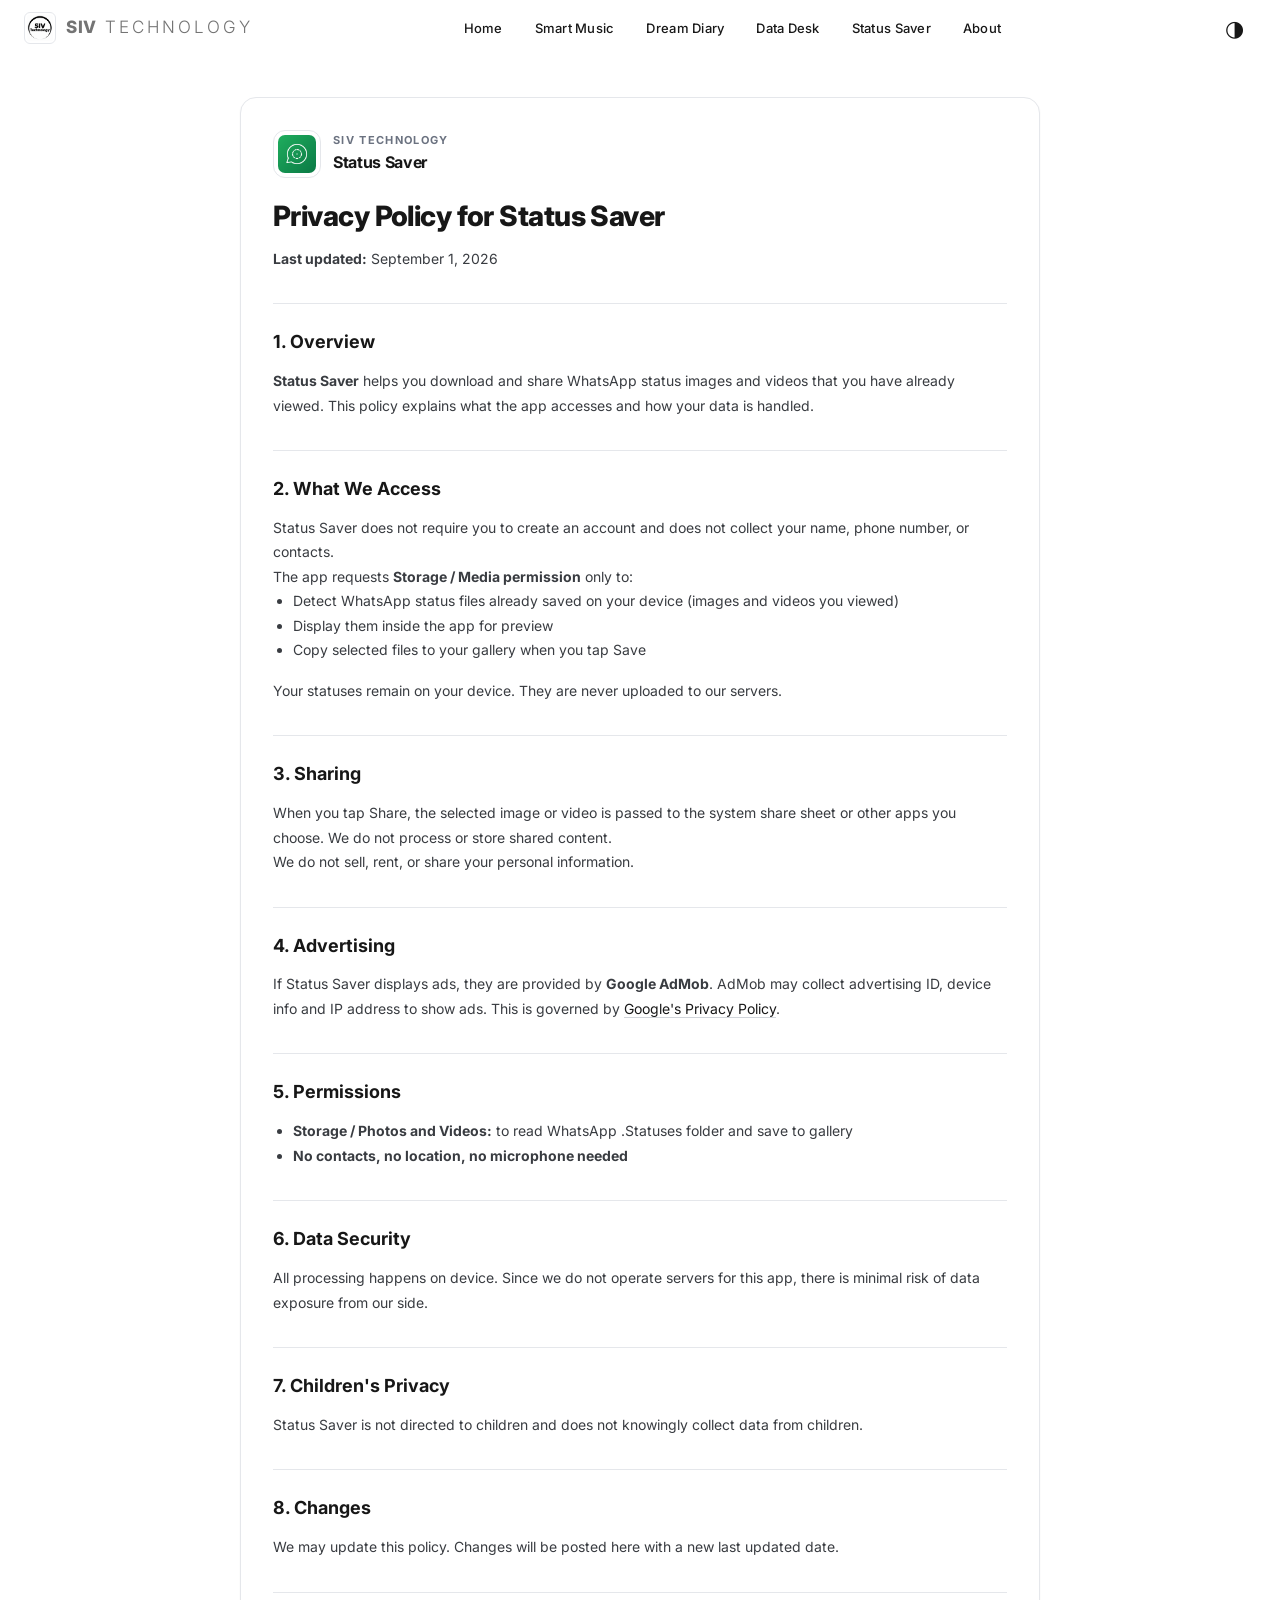
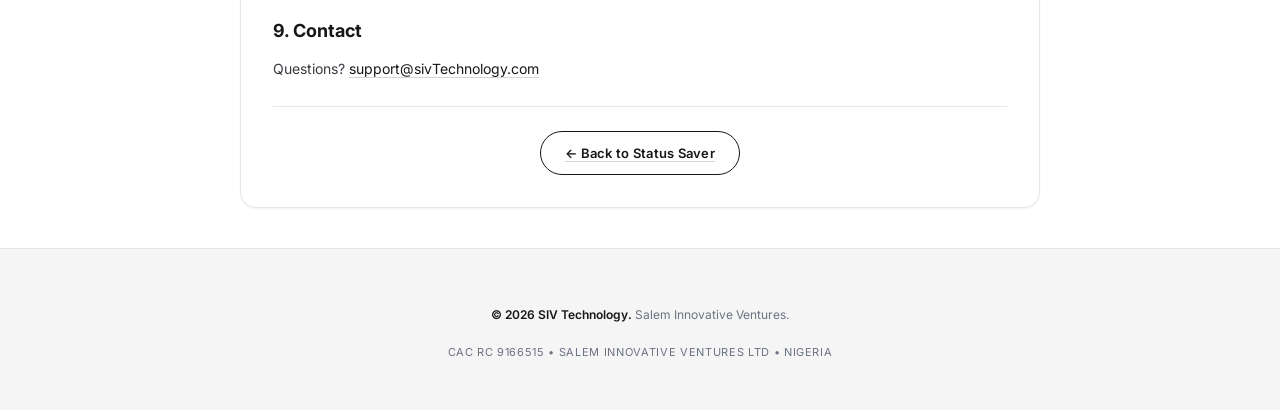
<file: status-saver-privacy.html>
<!doctype html>
<html lang="en" data-theme="light">
  <head>
    <meta charset="UTF-8" />
    <meta name="viewport" content="width=device-width, initial-scale=1.0" />
    <title>Privacy Policy Status Saver SIV Technology</title>
    <link rel="stylesheet" href="style.css" />
    <link rel="icon" href="images/Status Saver.png" />
    <meta name="author" content="Salem Innovative Ventures" />
    <meta name="theme-color" content="#000000" />
    <link rel="canonical" href="https://sivTechnology.com/status-saver-privacy.html" />
    <link rel="apple-touch-icon" href="images/Status%20Saver.png" />
    <!-- Open Graph / Facebook / WhatsApp / LinkedIn -->
    <meta property="og:type" content="website" />
    <meta property="og:site_name" content="SIV Technology" />
    <meta property="og:locale" content="en_IN" />
    <meta property="og:title" content="Privacy Policy Status Saver SIV Technology" />
    <meta property="og:description" content="Privacy Policy Status Saver SIV Technology" />
    <meta property="og:url" content="https://sivTechnology.com/status-saver-privacy.html" />
    <meta property="og:image" content="https://sivTechnology.com/images/Status%20Saver.png" />
    <meta property="og:image:width" content="1200" />
    <meta property="og:image:height" content="630" />
    <meta property="og:image:alt" content="Privacy Policy Status Saver SIV Technology" />
    <!-- Twitter / X -->
    <meta name="twitter:card" content="summary_large_image" />
    <meta name="twitter:title" content="Privacy Policy Status Saver SIV Technology" />
    <meta name="twitter:description" content="Privacy Policy Status Saver SIV Technology" />
    <meta name="twitter:image" content="https://sivTechnology.com/images/Status%20Saver.png" />
  </head>
  <body>
    <header id="site-header">
      <nav aria-label="Primary">
        <a href="index.html" class="logo">
          <img
            src="images/Salem inovative ventures logo.png"
            alt="Salem Innovative Ventures logo"
          />
          <span><strong>SIV</strong> Technology</span>
        </a>
        <ul class="nav-links">
          <li><a href="index.html">Home</a></li>
          <li><a href="smart-music-player.html">Smart Music</a></li>
          <li><a href="dream-diary.html">Dream Diary</a></li>
          <li><a href="data-desk.html">Data Desk</a></li>
          <li><a href="status-saver.html">Status Saver</a></li>
          <li><a href="about.html">About</a></li>
        </ul>
        <div class="nav-actions">
          <button
            class="icon-btn desktop-only"
            aria-label="Toggle theme"
            onclick="toggleTheme()"
          >
            <span id="themeIcon">◑</span>
          </button>
          <button
            class="menu-toggle"
            id="menuToggle"
            aria-label="Open menu"
            aria-expanded="false"
            onclick="toggleMenu()"
          >
            <span></span><span></span><span></span>
          </button>
        </div>
      </nav>
    </header>
    <div class="mobile-nav" id="mobileNav" aria-hidden="true">
      <a href="index.html" onclick="closeMenu()">Home <small>→</small></a>
      <a href="smart-music-player.html" onclick="closeMenu()">Smart Music <small>→</small></a>
      <a href="dream-diary.html" onclick="closeMenu()">Dream Diary <small>→</small></a>
      <a href="data-desk.html" onclick="closeMenu()">Data Desk <small>→</small></a>
      <a href="status-saver.html" onclick="closeMenu()"
        >Status Saver <small>• Current</small></a
      >
      <a href="about.html" onclick="closeMenu()">About <small>→</small></a>
      <div style="display: flex; gap: 12px; margin-top: 12px">
        <button class="btn btn-secondary" style="flex: 1" onclick="toggleTheme()">
          Toggle Theme
        </button>
        <a
          href="status-saver.html"
          class="btn btn-primary"
          style="flex: 1"
          onclick="closeMenu()"
          >Back to App</a
        >
      </div>
    </div>

    <div class="privacy-container">
      <div style="display: flex; align-items: center; gap: 12px; margin-bottom: 16px">
        <img
          src="images/Status Saver.png"
          alt="Status Saver logo"
          style="
            width: 48px;
            height: 48px;
            border-radius: 12px;
            background: #fff;
            padding: 4px;
            border: 1px solid var(--border);
          "
        />
        <div>
          <div
            style="
              font-size: 11px;
              letter-spacing: 0.12em;
              text-transform: uppercase;
              font-weight: 700;
              color: var(--text-tertiary);
            "
          >
            SIV Technology
          </div>
          <div style="font-size: 16px; font-weight: 700; letter-spacing: -0.02em">
            Status Saver
          </div>
        </div>
      </div>
      <h1>Privacy Policy for Status Saver</h1>
      <p><strong>Last updated:</strong> September 1, 2026</p>

      <h2>1. Overview</h2>
      <p>
        <strong>Status Saver</strong> helps you download and share WhatsApp status images and
        videos that you have already viewed. This policy explains what the app accesses and how
        your data is handled.
      </p>

      <h2>2. What We Access</h2>
      <p>
        Status Saver does not require you to create an account and does not collect your name,
        phone number, or contacts.
      </p>
      <p>The app requests <strong>Storage / Media permission</strong> only to:</p>
      <ul>
        <li>
          Detect WhatsApp status files already saved on your device (images and videos you
          viewed)
        </li>
        <li>Display them inside the app for preview</li>
        <li>Copy selected files to your gallery when you tap Save</li>
      </ul>
      <p>Your statuses remain on your device. They are never uploaded to our servers.</p>

      <h2>3. Sharing</h2>
      <p>
        When you tap Share, the selected image or video is passed to the system share sheet or
        other apps you choose. We do not process or store shared content.
      </p>
      <p>We do not sell, rent, or share your personal information.</p>

      <h2>4. Advertising</h2>
      <p>
        If Status Saver displays ads, they are provided by <strong>Google AdMob</strong>. AdMob
        may collect advertising ID, device info and IP address to show ads. This is governed by
        <a href="https://policies.google.com/privacy" target="_blank" rel="noopener"
          >Google's Privacy Policy</a
        >.
      </p>

      <h2>5. Permissions</h2>
      <ul>
        <li>
          <strong>Storage / Photos and Videos:</strong> to read WhatsApp .Statuses folder and
          save to gallery
        </li>
        <li><strong>No contacts, no location, no microphone needed</strong></li>
      </ul>

      <h2>6. Data Security</h2>
      <p>
        All processing happens on device. Since we do not operate servers for this app, there
        is minimal risk of data exposure from our side.
      </p>

      <h2>7. Children's Privacy</h2>
      <p>
        Status Saver is not directed to children and does not knowingly collect data from
        children.
      </p>

      <h2>8. Changes</h2>
      <p>
        We may update this policy. Changes will be posted here with a new last updated date.
      </p>

      <h2>9. Contact</h2>
      <p>
        Questions? <a href="mailto:support@sivTechnology.com">support@sivTechnology.com</a>
      </p>
      <hr />
      <p style="text-align: center">
        <a href="status-saver.html" class="btn btn-secondary" style="display: inline-flex"
          >← Back to Status Saver</a
        >
      </p>
    </div>

    <footer>
      <div class="footer-inner">
        <p><strong>© 2026 SIV Technology.</strong> Salem Innovative Ventures.</p>
        <p
          style="
            font-size: 11px;
            letter-spacing: 0.06em;
            text-transform: uppercase;
            color: var(--text-tertiary);
            margin-top: 4px;
          "
        >
          CAC RC 9166515 • SALEM INNOVATIVE VENTURES LTD • Nigeria
        </p>
      </div>
    </footer>

    <script>
      function toggleTheme() {
        const h = document.documentElement;
        const n = h.getAttribute("data-theme") === "dark" ? "light" : "dark";
        h.setAttribute("data-theme", n);
        localStorage.setItem("theme", n);
        updateIcon(n);
      }
      function updateIcon(t) {
        const e = document.getElementById("themeIcon");
        if (e) e.textContent = t === "dark" ? "☀" : "◑";
      }
      function toggleMenu() {
        const b = document.getElementById("menuToggle");
        const n = document.getElementById("mobileNav");
        const o = b.classList.toggle("open");
        n.classList.toggle("open", o);
        b.setAttribute("aria-expanded", o);
        n.setAttribute("aria-hidden", !o);
        document.body.style.overflow = o ? "hidden" : "";
      }
      function closeMenu() {
        const b = document.getElementById("menuToggle");
        const n = document.getElementById("mobileNav");
        b.classList.remove("open");
        n.classList.remove("open");
        b.setAttribute("aria-expanded", "false");
        n.setAttribute("aria-hidden", "true");
        document.body.style.overflow = "";
      }
      document.addEventListener("DOMContentLoaded", () => {
        const s = localStorage.getItem("theme") || "light";
        document.documentElement.setAttribute("data-theme", s);
        updateIcon(s);
        const hdr = document.getElementById("site-header");
        window.addEventListener(
          "scroll",
          () => hdr.classList.toggle("scrolled", scrollY > 8),
          { passive: true },
        );
      });
      window.addEventListener("resize", () => {
        if (innerWidth > 640) closeMenu();
      });
    </script>
  </body>
</html>
</file>
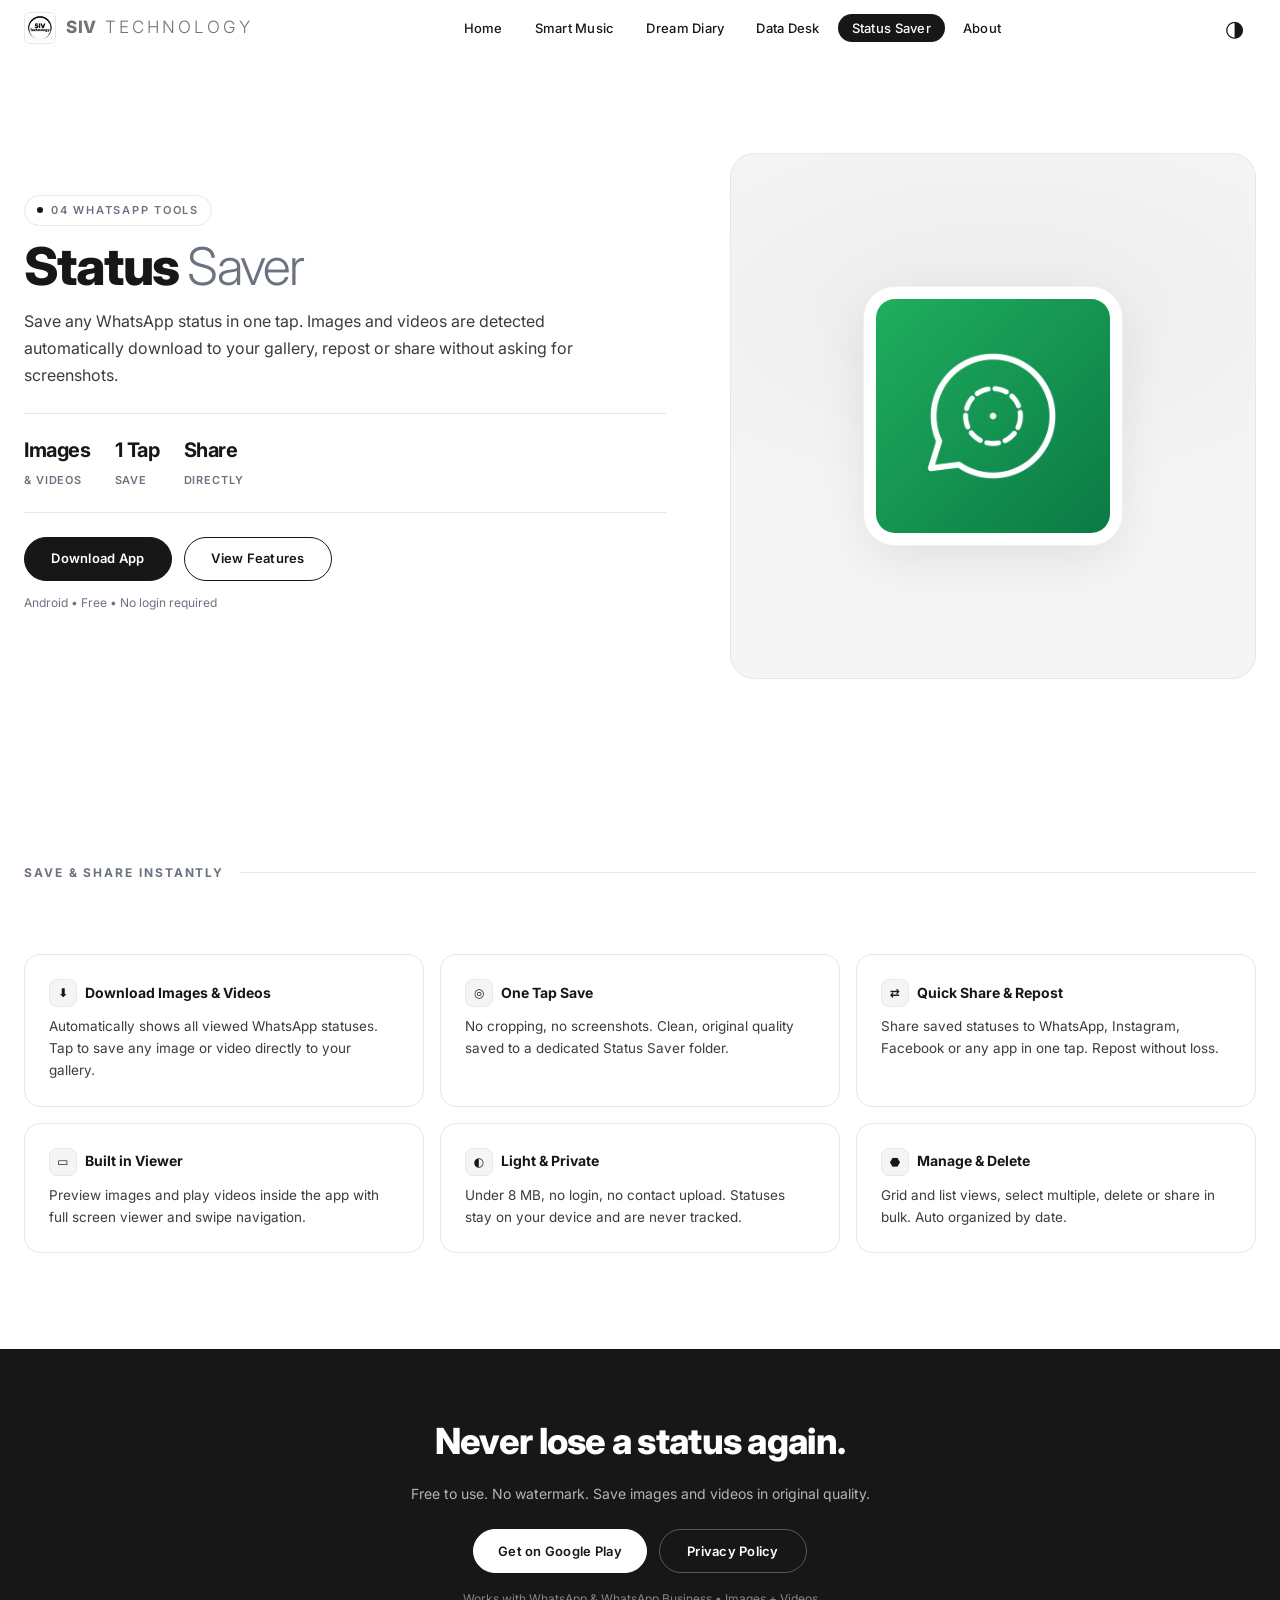
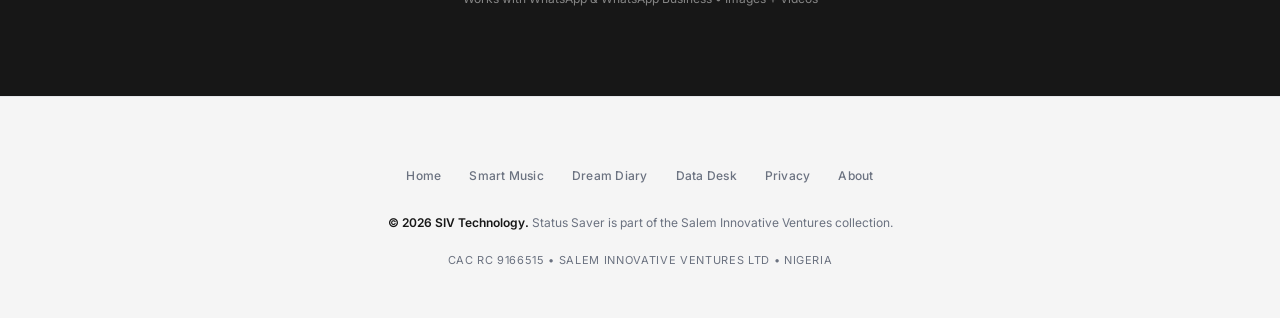
<file: status-saver.html>
<!doctype html>
<html lang="en" data-theme="light">
  <head>
    <meta charset="UTF-8" />
    <meta name="viewport" content="width=device-width, initial-scale=1.0" />
    <title>Status Saver Download WhatsApp Statuses SIV Technology</title>
    <meta
      name="description"
      content="Status Saver by SIV Technology. Download and share WhatsApp status images and videos in one tap. Fast, private, offline."
    />
    <meta name="author" content="Salem Innovative Ventures" />
    <meta name="theme-color" content="#000000" />
    <link rel="canonical" href="https://sivTechnology.com/status-saver.html" />
    <link rel="stylesheet" href="style.css" />
    <link rel="icon" href="images/Status Saver.png" />
    <link rel="apple-touch-icon" href="images/Status Saver.png" />
    <!-- Open Graph / Facebook / WhatsApp / LinkedIn -->
    <meta property="og:type" content="website" />
    <meta property="og:site_name" content="SIV Technology" />
    <meta property="og:locale" content="en_IN" />
    <meta
      property="og:title"
      content="Status Saver Download WhatsApp Statuses SIV Technology"
    />
    <meta
      property="og:description"
      content="Download and share WhatsApp status images and videos in one tap. Fast, private, offline with gallery save."
    />
    <meta property="og:url" content="https://sivTechnology.com/status-saver.html" />
    <meta property="og:image" content="https://sivTechnology.com/images/Status%20Saver.png" />
    <meta property="og:image:width" content="1200" />
    <meta property="og:image:height" content="630" />
    <meta property="og:image:alt" content="Status Saver logo" />
    <!-- Twitter / X -->
    <meta name="twitter:card" content="summary_large_image" />
    <meta
      name="twitter:title"
      content="Status Saver Download WhatsApp Statuses SIV Technology"
    />
    <meta
      name="twitter:description"
      content="Save WhatsApp status images and videos in one tap. Share anywhere."
    />
    <meta name="twitter:image" content="https://sivTechnology.com/images/Status%20Saver.png" />
  </head>
  <body>
    <header id="site-header">
      <nav aria-label="Primary">
        <a href="index.html" class="logo">
          <img
            src="images/Salem inovative ventures logo.png"
            alt="Salem Innovative Ventures logo"
          />
          <span><strong>SIV</strong> Technology</span>
        </a>
        <ul class="nav-links">
          <li><a href="index.html">Home</a></li>
          <li><a href="smart-music-player.html">Smart Music</a></li>
          <li><a href="dream-diary.html">Dream Diary</a></li>
          <li><a href="data-desk.html">Data Desk</a></li>
          <li><a class="active" href="status-saver.html">Status Saver</a></li>
          <li><a href="about.html">About</a></li>
        </ul>
        <div class="nav-actions">
          <button
            class="icon-btn desktop-only"
            aria-label="Toggle theme"
            onclick="toggleTheme()"
          >
            <span id="themeIcon">◑</span>
          </button>
          <button
            class="menu-toggle"
            id="menuToggle"
            aria-label="Open menu"
            aria-expanded="false"
            onclick="toggleMenu()"
          >
            <span></span><span></span><span></span>
          </button>
        </div>
      </nav>
    </header>

    <div class="mobile-nav" id="mobileNav" aria-hidden="true">
      <a href="index.html" onclick="closeMenu()">Home <small>→</small></a>
      <a href="smart-music-player.html" onclick="closeMenu()">Smart Music <small>→</small></a>
      <a href="dream-diary.html" onclick="closeMenu()">Dream Diary <small>→</small></a>
      <a href="data-desk.html" onclick="closeMenu()">Data Desk <small>→</small></a>
      <a href="status-saver.html" onclick="closeMenu()"
        >Status Saver <small>• Current</small></a
      >
      <a href="about.html" onclick="closeMenu()">About <small>→</small></a>
      <div style="display: flex; gap: 12px; margin-top: 12px">
        <button class="btn btn-secondary" style="flex: 1" onclick="toggleTheme()">
          Toggle Theme
        </button>
        <a href="#download" class="btn btn-primary" style="flex: 1" onclick="closeMenu()"
          >Download</a
        >
      </div>
    </div>

    <section class="product-hero">
      <div class="product-copy">
        <div class="eyebrow">04 WhatsApp Tools</div>
        <h1>Status <span>Saver</span></h1>
        <p>
          Save any WhatsApp status in one tap. Images and videos are detected automatically
          download to your gallery, repost or share without asking for screenshots.
        </p>
        <div class="product-stats">
          <div><strong>Images</strong><span>& Videos</span></div>
          <div><strong>1 Tap</strong><span>Save</span></div>
          <div><strong>Share</strong><span>Directly</span></div>
        </div>
        <div style="display: flex; gap: 12px; flex-wrap: wrap">
          <a href="#download" class="btn btn-primary">Download App</a>
          <a href="#features" class="btn btn-secondary">View Features</a>
        </div>
        <p style="font-size: 12px; color: var(--text-tertiary); margin-top: 12px">
          Android • Free • No login required
        </p>
      </div>
      <div class="product-visual">
        <img src="images/Status Saver.png" alt="Status Saver logo large" />
      </div>
    </section>

    <div class="section-label" id="features"><h2>Save & Share Instantly</h2></div>
    <section class="features">
      <div class="feature-card">
        <h3><i>⬇</i> Download Images & Videos</h3>
        <p>
          Automatically shows all viewed WhatsApp statuses. Tap to save any image or video
          directly to your gallery.
        </p>
      </div>
      <div class="feature-card">
        <h3><i>◎</i> One Tap Save</h3>
        <p>
          No cropping, no screenshots. Clean, original quality saved to a dedicated Status
          Saver folder.
        </p>
      </div>
      <div class="feature-card">
        <h3><i>⇄</i> Quick Share & Repost</h3>
        <p>
          Share saved statuses to WhatsApp, Instagram, Facebook or any app in one tap. Repost
          without loss.
        </p>
      </div>
      <div class="feature-card">
        <h3><i>▭</i> Built in Viewer</h3>
        <p>
          Preview images and play videos inside the app with full screen viewer and swipe
          navigation.
        </p>
      </div>
      <div class="feature-card">
        <h3><i>◐</i> Light & Private</h3>
        <p>
          Under 8 MB, no login, no contact upload. Statuses stay on your device and are never
          tracked.
        </p>
      </div>
      <div class="feature-card">
        <h3><i>⬣</i> Manage & Delete</h3>
        <p>
          Grid and list views, select multiple, delete or share in bulk. Auto organized by
          date.
        </p>
      </div>
    </section>

    <section class="download-section" id="download">
      <h2>Never lose a status again.</h2>
      <p>Free to use. No watermark. Save images and videos in original quality.</p>
      <div class="download-actions">
        <a href="#" class="btn btn-primary">Get on Google Play</a>
        <a href="status-saver-privacy.html" class="btn btn-secondary">Privacy Policy</a>
      </div>
      <p style="margin-top: 16px; font-size: 12px; opacity: 0.7">
        Works with WhatsApp & WhatsApp Business • Images + Videos
      </p>
    </section>

    <footer>
      <div class="footer-inner">
        <div class="footer-links">
          <a href="index.html">Home</a>
          <a href="smart-music-player.html">Smart Music</a>
          <a href="dream-diary.html">Dream Diary</a>
          <a href="data-desk.html">Data Desk</a>
          <a href="status-saver-privacy.html">Privacy</a>
          <a href="about.html">About</a>
        </div>
        <p>
          <strong>© 2026 SIV Technology.</strong> Status Saver is part of the Salem Innovative
          Ventures collection.
        </p>
        <p
          style="
            font-size: 11px;
            letter-spacing: 0.06em;
            text-transform: uppercase;
            color: var(--text-tertiary);
            margin-top: 4px;
          "
        >
          CAC RC 9166515 • SALEM INNOVATIVE VENTURES LTD • Nigeria
        </p>
      </div>
    </footer>

    <script>
      function toggleTheme() {
        const h = document.documentElement;
        const n = h.getAttribute("data-theme") === "dark" ? "light" : "dark";
        h.setAttribute("data-theme", n);
        localStorage.setItem("theme", n);
        updateIcon(n);
      }
      function updateIcon(t) {
        const e = document.getElementById("themeIcon");
        if (e) e.textContent = t === "dark" ? "☀" : "◑";
      }
      function toggleMenu() {
        const b = document.getElementById("menuToggle");
        const n = document.getElementById("mobileNav");
        const o = b.classList.toggle("open");
        n.classList.toggle("open", o);
        b.setAttribute("aria-expanded", o);
        n.setAttribute("aria-hidden", !o);
        document.body.style.overflow = o ? "hidden" : "";
      }
      function closeMenu() {
        const b = document.getElementById("menuToggle");
        const n = document.getElementById("mobileNav");
        b.classList.remove("open");
        n.classList.remove("open");
        b.setAttribute("aria-expanded", "false");
        n.setAttribute("aria-hidden", "true");
        document.body.style.overflow = "";
      }
      document.addEventListener("DOMContentLoaded", () => {
        const s = localStorage.getItem("theme") || "light";
        document.documentElement.setAttribute("data-theme", s);
        updateIcon(s);
        const hdr = document.getElementById("site-header");
        window.addEventListener(
          "scroll",
          () => hdr.classList.toggle("scrolled", scrollY > 8),
          { passive: true },
        );
      });
      window.addEventListener("resize", () => {
        if (innerWidth > 640) closeMenu();
      });
    </script>
  </body>
</html>
</file>
<file: style.css>
@import url("https://fonts.googleapis.com/css2?family=Inter:wght@300;400;500;600;700;800;900&family=JetBrains+Mono:wght@400;500&display=swap");

/* =========================================================
   SIV Technology — TESLA-INSPIRED MONOCHROME SYSTEM
   Black / White / Gray only. No purples. Precision minimal.
   ========================================================= */

:root {
  --bg: #ffffff;
  --bg-soft: #f5f5f5;
  --bg-muted: #eeeeee;
  --bg-elevated: #ffffff;
  --text: #171717;
  --text-secondary: #393c41;
  --text-tertiary: #6b7280;
  --text-faint: #9ca3af;
  --border: #e5e7eb;
  --border-strong: #d1d5db;
  --header-bg: rgba(255, 255, 255, 0.72);
  --card-bg: #ffffff;
  --card-border: #e5e7eb;
  --shadow-sm: 0 1px 2px rgba(0, 0, 0, 0.05);
  --shadow-md: 0 4px 24px rgba(0, 0, 0, 0.06);
  --shadow-lg: 0 16px 48px rgba(0, 0, 0, 0.08);
  --btn-primary-bg: #171717;
  --btn-primary-text: #ffffff;
  --btn-primary-hover: #000000;
  --btn-secondary-bg: #ffffff;
  --btn-secondary-text: #171717;
  --btn-secondary-border: #171717;
  --radius-xl: 24px;
  --radius-lg: 16px;
  --radius-md: 12px;
  --radius-pill: 999px;
  --max-width: 1280px;
  --nav-height: 56px;
}

[data-theme="dark"] {
  --bg: #000000;
  --bg-soft: #0a0a0a;
  --bg-muted: #141414;
  --bg-elevated: #111111;
  --text: #f5f5f5;
  --text-secondary: #a1a1a6;
  --text-tertiary: #86868b;
  --text-faint: #636366;
  --border: #1c1c1e;
  --border-strong: #2c2c2e;
  --header-bg: rgba(0, 0, 0, 0.72);
  --card-bg: #111111;
  --card-border: #1f1f1f;
  --shadow-sm: 0 1px 2px rgba(0, 0, 0, 0.4);
  --shadow-md: 0 8px 32px rgba(0, 0, 0, 0.5);
  --shadow-lg: 0 16px 48px rgba(0, 0, 0, 0.6);
  --btn-primary-bg: #ffffff;
  --btn-primary-text: #000000;
  --btn-primary-hover: #f5f5f5;
  --btn-secondary-bg: transparent;
  --btn-secondary-text: #ffffff;
  --btn-secondary-border: #ffffff;
}

/* Reset — mobile-first base */
* {
  margin: 0;
  padding: 0;
  box-sizing: border-box;
  min-width: 0;
}
html {
  scroll-behavior: smooth;
  scroll-padding-top: calc(var(--nav-height) + 20px);
  -webkit-font-smoothing: antialiased;
  -moz-osx-font-smoothing: grayscale;
  -webkit-text-size-adjust: 100%;
  text-size-adjust: 100%;
  overflow-x: hidden;
}
body {
  font-family:
    "Inter",
    system-ui,
    -apple-system,
    BlinkMacSystemFont,
    "Segoe UI",
    Roboto,
    Helvetica,
    Arial,
    sans-serif;
  background: var(--bg);
  color: var(--text);
  line-height: 1.6;
  transition:
    background-color 0.3s ease,
    color 0.3s ease;
  overflow-x: hidden;
  min-width: 320px;
  max-width: 100vw;
}
img {
  max-width: 100%;
  height: auto;
  display: block;
}
a {
  color: inherit;
  text-decoration: none;
  overflow-wrap: anywhere;
}
a,
button {
  -webkit-tap-highlight-color: transparent;
}
p,
li,
h1,
h2,
h3 {
  overflow-wrap: break-word;
  word-break: break-word;
}

/* Selection */
::selection {
  background: var(--text);
  color: var(--bg);
}

/* ================= HEADER — TESLA STYLE ================= */
header {
  position: sticky;
  top: 0;
  z-index: 100;
  background: var(--header-bg);
  backdrop-filter: blur(16px) saturate(180%);
  -webkit-backdrop-filter: blur(16px) saturate(180%);
  border-bottom: 1px solid transparent;
  transition:
    border-color 0.3s ease,
    background 0.3s ease;
}
header.scrolled {
  border-bottom-color: var(--border);
}

nav {
  max-width: var(--max-width);
  margin: 0 auto;
  height: var(--nav-height);
  padding: 0 24px;
  display: flex;
  align-items: center;
  justify-content: space-between;
  gap: 24px;
}

/* Logo — image + wordmark */
.logo {
  display: flex;
  align-items: center;
  gap: 10px;
  font-weight: 700;
  font-size: 17px;
  letter-spacing: 0.12em;
  text-transform: uppercase;
  color: var(--text);
  white-space: nowrap;
  flex-shrink: 0;
}
.logo img {
  width: 32px;
  height: 32px;
  object-fit: contain;
  border-radius: 6px;
  background: #fff;
  padding: 2px;
  border: 1px solid var(--border);
}
[data-theme="dark"] .logo img {
  background: #fff;
}
.logo span {
  font-weight: 300;
  opacity: 0.6;
  letter-spacing: 0.18em;
}
.logo strong {
  font-weight: 800;
  letter-spacing: 0.04em;
}

/* Center nav — Tesla-like spread */
.nav-links {
  display: flex;
  align-items: center;
  gap: 4px;
  list-style: none;
  flex: 1;
  justify-content: center;
}
.nav-links a {
  font-size: 13px;
  font-weight: 500;
  letter-spacing: 0.02em;
  color: var(--text);
  padding: 6px 14px;
  border-radius: var(--radius-pill);
  transition:
    background 0.2s ease,
    color 0.2s ease;
}
.nav-links a:hover {
  background: var(--bg-soft);
}
.nav-links a.active {
  background: var(--text);
  color: var(--bg);
}

.nav-actions {
  display: flex;
  align-items: center;
  gap: 8px;
  flex-shrink: 0;
}

/* Icon buttons — theme + menu */
.icon-btn {
  width: 44px;
  height: 44px;
  display: grid;
  place-items: center;
  border-radius: 50%;
  border: 1px solid transparent;
  background: transparent;
  color: var(--text);
  cursor: pointer;
  transition: all 0.2s ease;
  font-size: 22px;
  line-height: 1;
}
.icon-btn #themeIcon {
  font-size: 22px;
  line-height: 1;
  transform: translateY(1px);
}
.icon-btn:hover {
  background: var(--bg-soft);
  border-color: var(--border);
}
.icon-btn:active {
  transform: scale(0.96);
}

/* Hamburger — hidden desktop */
.menu-toggle {
  display: none;
  width: 36px;
  height: 36px;
  flex-direction: column;
  align-items: center;
  justify-content: center;
  gap: 5px;
  background: transparent;
  border: none;
  cursor: pointer;
}
.menu-toggle span {
  display: block;
  width: 18px;
  height: 1.5px;
  background: var(--text);
  border-radius: 999px;
  transition:
    transform 0.3s ease,
    opacity 0.3s ease,
    width 0.3s ease;
}
.menu-toggle.open span:nth-child(1) {
  transform: translateY(6.5px) rotate(45deg);
}
.menu-toggle.open span:nth-child(2) {
  opacity: 0;
  width: 0;
}
.menu-toggle.open span:nth-child(3) {
  transform: translateY(-6.5px) rotate(-45deg);
}

/* Mobile drawer — fully responsive, scroll-lock, safe-area aware */
.mobile-nav {
  display: none;
  position: fixed;
  inset: var(--nav-height) 0 0 0;
  background: var(--bg);
  z-index: 99;
  padding: 24px;
  flex-direction: column;
  gap: 8px;
  border-top: 1px solid var(--border);
  overflow-y: auto;
  -webkit-overflow-scrolling: touch;
  overscroll-behavior: contain;
  /* Prevent iOS bounce behind drawer */
  max-height: calc(100dvh - var(--nav-height));
  max-height: calc(100vh - var(--nav-height));
}
.mobile-nav.open {
  display: flex;
}
.mobile-nav a {
  font-size: 18px;
  font-weight: 500;
  padding: 16px 0;
  border-bottom: 1px solid var(--border);
  display: flex;
  justify-content: space-between;
  align-items: center;
  color: var(--text);
}
.mobile-nav a:last-child {
  border-bottom: none;
}
.mobile-nav a small {
  font-size: 12px;
  color: var(--text-tertiary);
  font-weight: 400;
}

/* ================= HERO — TESLA FULL-BLEED ================= */
.hero {
  position: relative;
  min-height: calc(100vh - var(--nav-height));
  min-height: calc(100dvh - var(--nav-height));
  display: flex;
  flex-direction: column;
  align-items: center;
  justify-content: center;
  text-align: center;
  padding: 80px 24px 96px;
  background: var(--bg);
  overflow: hidden;
}
.hero::before {
  content: "";
  position: absolute;
  inset: 0;
  background:
    linear-gradient(to bottom, transparent 60%, var(--bg) 100%),
    radial-gradient(1200px 600px at 50% -10%, rgba(0, 0, 0, 0.04) 0%, transparent 60%);
  pointer-events: none;
}
[data-theme="dark"] .hero::before {
  background:
    linear-gradient(to bottom, transparent 60%, var(--bg) 100%),
    radial-gradient(1200px 600px at 50% -10%, rgba(255, 255, 255, 0.04) 0%, transparent 60%);
}
.hero-content {
  position: relative;
  max-width: 900px;
  width: 100%;
  display: flex;
  flex-direction: column;
  align-items: center;
  gap: 24px;
  padding-bottom: 16px;
}
.eyebrow {
  display: inline-flex;
  align-items: center;
  gap: 8px;
  font-size: 11px;
  font-weight: 600;
  letter-spacing: 0.16em;
  text-transform: uppercase;
  color: var(--text-tertiary);
  border: 1px solid var(--border);
  padding: 6px 12px;
  border-radius: var(--radius-pill);
  background: var(--bg-elevated);
}
.eyebrow::before {
  content: "";
  width: 6px;
  height: 6px;
  background: var(--text);
  border-radius: 50%;
  animation: pulse 2s infinite;
}
@keyframes pulse {
  0%,
  100% {
    opacity: 1;
  }
  50% {
    opacity: 0.4;
  }
}

.hero h1 {
  font-size: clamp(36px, 7vw, 72px);
  font-weight: 800;
  line-height: 0.95;
  letter-spacing: -0.04em;
  color: var(--text);
  text-wrap: balance;
}
.hero h1 em {
  font-style: normal;
  font-weight: 300;
  color: var(--text-tertiary);
}
.hero p {
  font-size: clamp(15px, 2.2vw, 18px);
  line-height: 1.6;
  color: var(--text-secondary);
  max-width: 640px;
  font-weight: 400;
  text-wrap: balance;
}
.hero-actions {
  display: flex;
  gap: 12px;
  margin-top: 12px;
  flex-wrap: wrap;
  justify-content: center;
}

/* Buttons — Tesla pill */
.btn {
  display: inline-flex;
  align-items: center;
  justify-content: center;
  gap: 8px;
  min-width: 148px;
  height: 44px;
  padding: 0 24px;
  border-radius: var(--radius-pill);
  font-size: 13px;
  font-weight: 600;
  letter-spacing: 0.02em;
  transition: all 0.2s ease;
  cursor: pointer;
  border: 1px solid transparent;
  white-space: nowrap;
  text-align: center;
}
.btn-primary {
  background: var(--btn-primary-bg);
  color: var(--btn-primary-text);
  border-color: var(--btn-primary-bg);
}
.btn-primary:hover {
  background: var(--btn-primary-hover);
  transform: translateY(-1px);
  box-shadow: var(--shadow-md);
}
.btn-secondary {
  background: var(--btn-secondary-bg);
  color: var(--btn-secondary-text);
  border-color: var(--btn-secondary-border);
}
.btn-secondary:hover {
  background: var(--text);
  color: var(--bg);
  border-color: var(--text);
}
[data-theme="dark"] .btn-secondary:hover {
  background: #fff;
  color: #000;
}

.hero-meta {
  display: flex;
  gap: 32px;
  margin-top: 48px;
  padding-top: 32px;
  border-top: 1px solid var(--border);
  flex-wrap: wrap;
  justify-content: center;
}
.hero-meta div {
  text-align: center;
  min-width: 90px;
}
.hero-meta strong {
  display: block;
  font-size: 22px;
  font-weight: 700;
  letter-spacing: -0.02em;
  line-height: 1;
}
.hero-meta span {
  font-size: 11px;
  letter-spacing: 0.08em;
  text-transform: uppercase;
  color: var(--text-tertiary);
  font-weight: 600;
}

/* Scroll indicator */
.scroll-hint {
  position: absolute;
  bottom: 36px;
  left: 50%;
  transform: translateX(-50%);
  display: flex;
  flex-direction: column;
  align-items: center;
  gap: 8px;
  color: var(--text-tertiary);
  font-size: 10px;
  letter-spacing: 0.14em;
  text-transform: uppercase;
  font-weight: 600;
}
.scroll-hint i {
  width: 1px;
  height: 24px;
  background: var(--border-strong);
  display: block;
  position: relative;
  overflow: hidden;
}
.scroll-hint i::after {
  content: "";
  position: absolute;
  top: 0;
  left: 0;
  right: 0;
  height: 100%;
  background: var(--text);
  animation: scrollLine 1.6s infinite;
}
@keyframes scrollLine {
  0% {
    transform: translateY(-100%);
  }
  100% {
    transform: translateY(100%);
  }
}

/* ================= APP SHOWCASE — TESLA MODEL SECTIONS ================= */
.section-label {
  max-width: var(--max-width);
  margin: 0 auto;
  padding: 96px 24px 32px;
  scroll-margin-top: calc(var(--nav-height) + 16px);
  display: flex;
  align-items: center;
  gap: 16px;
}
.section-label h2 {
  font-size: 12px;
  letter-spacing: 0.16em;
  text-transform: uppercase;
  font-weight: 700;
  color: var(--text-tertiary);
  white-space: nowrap;
}
.section-label::after {
  content: "";
  flex: 1;
  height: 1px;
  background: var(--border);
}

.app-grid {
  max-width: var(--max-width);
  margin: 0 auto;
  padding: 0 24px 96px;
  display: grid;
  grid-template-columns: repeat(3, 1fr);
  gap: 24px;
}

/* Tesla card — monochrome, no colors */
.app-card {
  background: var(--card-bg);
  border: 1px solid var(--card-border);
  border-radius: var(--radius-xl);
  overflow: hidden;
  display: flex;
  flex-direction: column;
  transition:
    transform 0.3s ease,
    box-shadow 0.3s ease,
    border-color 0.3s ease;
  position: relative;
}
.app-card:hover {
  transform: translateY(-4px);
  box-shadow: var(--shadow-lg);
  border-color: var(--border-strong);
}

.app-visual {
  aspect-ratio: 4/3;
  background: var(--bg-soft);
  display: flex;
  align-items: center;
  justify-content: center;
  padding: 32px;
  position: relative;
  overflow: hidden;
  border-bottom: 1px solid var(--border);
}
.app-visual::before {
  content: "";
  position: absolute;
  inset: 0;
  background: radial-gradient(800px 400px at 50% 0%, rgba(0, 0, 0, 0.03), transparent 70%);
}
[data-theme="dark"] .app-visual::before {
  background: radial-gradient(
    800px 400px at 50% 0%,
    rgba(255, 255, 255, 0.04),
    transparent 70%
  );
}

.app-visual img {
  width: 140px;
  height: 140px;
  object-fit: contain;
  border-radius: 28px;
  background: #fff;
  padding: 8px;
  box-shadow: 0 8px 32px rgba(0, 0, 0, 0.08);
  position: relative;
  z-index: 1;
  border: 1px solid rgba(0, 0, 0, 0.06);
}
[data-theme="dark"] .app-visual img {
  box-shadow: 0 8px 32px rgba(0, 0, 0, 0.4);
}

.app-card-body {
  padding: 24px;
  flex: 1;
  display: flex;
  flex-direction: column;
  gap: 12px;
}
.app-card-body h3 {
  font-size: 18px;
  font-weight: 700;
  letter-spacing: -0.02em;
  line-height: 1.2;
}
.app-card-body h3 span {
  display: block;
  font-size: 11px;
  letter-spacing: 0.12em;
  text-transform: uppercase;
  font-weight: 600;
  color: var(--text-tertiary);
  margin-bottom: 6px;
}
.app-card-body p {
  font-size: 14px;
  line-height: 1.6;
  color: var(--text-secondary);
  flex: 1;
}
.card-actions {
  display: flex;
  gap: 8px;
  margin-top: 8px;
}
.card-actions .btn {
  flex: 1;
  min-width: 0;
  height: 40px;
  font-size: 12px;
}

.badge {
  position: absolute;
  top: 16px;
  left: 16px;
  z-index: 2;
  font-size: 10px;
  font-weight: 700;
  letter-spacing: 0.08em;
  text-transform: uppercase;
  background: var(--text);
  color: var(--bg);
  padding: 5px 10px;
  border-radius: var(--radius-pill);
}

/* ================= FEATURE SECTIONS ================= */
.product-hero {
  max-width: var(--max-width);
  margin: 0 auto;
  padding: 96px 24px 88px;
  display: grid;
  grid-template-columns: 1.1fr 0.9fr;
  gap: 64px;
  align-items: center;
  min-height: 560px;
}
.product-hero.reverse {
  grid-template-columns: 0.9fr 1.1fr;
}
.product-hero.reverse .product-copy {
  order: 2;
}
.product-hero.reverse .product-visual {
  order: 1;
}

.product-copy .eyebrow {
  margin-bottom: 16px;
}
.product-copy h1 {
  font-size: clamp(32px, 5vw, 52px);
  font-weight: 800;
  letter-spacing: -0.03em;
  line-height: 0.95;
  margin-bottom: 16px;
}
.product-copy h1 span {
  font-weight: 300;
  color: var(--text-tertiary);
}
.product-copy > p {
  font-size: 16px;
  color: var(--text-secondary);
  line-height: 1.7;
  margin-bottom: 24px;
  max-width: 560px;
}
.product-stats {
  display: flex;
  gap: 24px;
  padding: 20px 0;
  border-top: 1px solid var(--border);
  border-bottom: 1px solid var(--border);
  margin-bottom: 24px;
  flex-wrap: wrap;
}
.product-stats div strong {
  display: block;
  font-size: 20px;
  font-weight: 700;
  letter-spacing: -0.02em;
}
.product-stats div span {
  font-size: 11px;
  letter-spacing: 0.08em;
  text-transform: uppercase;
  color: var(--text-tertiary);
  font-weight: 600;
}

.product-visual {
  background: var(--bg-soft);
  border: 1px solid var(--border);
  border-radius: var(--radius-xl);
  aspect-ratio: 1;
  display: flex;
  align-items: center;
  justify-content: center;
  padding: 40px;
  position: relative;
  overflow: hidden;
}
.product-visual img {
  width: 260px;
  height: 260px;
  object-fit: contain;
  border-radius: 32px;
  background: #fff;
  padding: 12px;
  box-shadow: var(--shadow-lg);
  border: 1px solid rgba(0, 0, 0, 0.06);
  position: relative;
  z-index: 1;
}
.product-visual::after {
  content: "";
  position: absolute;
  inset: 0;
  background: radial-gradient(600px 300px at 50% 30%, rgba(0, 0, 0, 0.04), transparent 70%);
}
[data-theme="dark"] .product-visual::after {
  background: radial-gradient(
    600px 300px at 50% 30%,
    rgba(255, 255, 255, 0.05),
    transparent 70%
  );
}

/* ================= FEATURES GRID ================= */
.features {
  max-width: var(--max-width);
  margin: 0 auto;
  padding: 40px 24px 64px;
  display: grid;
  grid-template-columns: repeat(3, 1fr);
  gap: 16px;
}
.feature-card {
  background: var(--card-bg);
  border: 1px solid var(--card-border);
  border-radius: var(--radius-lg);
  padding: 24px;
  transition:
    border-color 0.2s ease,
    transform 0.2s ease;
}
.feature-card:hover {
  border-color: var(--border-strong);
  transform: translateY(-2px);
}
.feature-card h3 {
  font-size: 14px;
  font-weight: 700;
  margin-bottom: 8px;
  display: flex;
  align-items: center;
  gap: 8px;
}
.feature-card h3 i {
  width: 28px;
  height: 28px;
  display: grid;
  place-items: center;
  background: var(--bg-soft);
  border: 1px solid var(--border);
  border-radius: 8px;
  font-size: 12px;
  font-style: normal;
  flex-shrink: 0;
}
.feature-card p {
  font-size: 13.5px;
  line-height: 1.65;
  color: var(--text-secondary);
}

/* Download */
.download-section {
  background: var(--text);
  color: var(--bg);
  text-align: center;
  padding: 64px 24px;
  margin-top: 32px;
}
[data-theme="dark"] .download-section {
  background: #0a0a0a;
  color: #f5f5f5;
  border-top: 1px solid var(--border);
  border-bottom: 1px solid var(--border);
}
.download-section h2 {
  font-size: clamp(24px, 4vw, 36px);
  font-weight: 800;
  letter-spacing: -0.02em;
  margin-bottom: 12px;
  color: inherit;
}
.download-section p {
  color: rgba(255, 255, 255, 0.7);
  max-width: 560px;
  margin: 0 auto 24px;
  font-size: 14px;
}
[data-theme="light"] .download-section p {
  color: rgba(255, 255, 255, 0.68);
}
[data-theme="dark"] .download-section p {
  color: #a1a1a6;
}
.download-actions {
  display: flex;
  gap: 12px;
  justify-content: center;
  flex-wrap: wrap;
  margin-top: 20px;
}
.download-section .btn-primary {
  background: var(--bg);
  color: var(--text);
  border-color: var(--bg);
}
[data-theme="dark"] .download-section .btn-primary {
  background: #fff;
  color: #000;
  border-color: #fff;
}
.download-section .btn-secondary {
  background: transparent;
  color: var(--bg);
  border-color: rgba(255, 255, 255, 0.28);
}
[data-theme="dark"] .download-section .btn-secondary {
  color: #fff;
  border-color: rgba(255, 255, 255, 0.28);
}
.download-section .btn-secondary:hover {
  background: var(--bg);
  color: var(--text);
}
[data-theme="dark"] .download-section .btn-secondary:hover {
  background: #fff;
  color: #000;
  border-color: #fff;
}

/* ================= ABOUT ================= */
.about-hero {
  text-align: center;
  padding: 72px 24px 40px;
  max-width: 800px;
  margin: 0 auto;
}
.about-hero h1 {
  font-size: clamp(32px, 6vw, 56px);
  font-weight: 800;
  letter-spacing: -0.03em;
  line-height: 0.95;
  margin-bottom: 16px;
}
.about-hero h1 span {
  font-weight: 300;
  color: var(--text-tertiary);
}
.about-hero p {
  color: var(--text-secondary);
  font-size: 16px;
  line-height: 1.7;
}

.about-content {
  max-width: 960px;
  margin: 0 auto;
  padding: 32px 24px 64px;
  display: grid;
  gap: 16px;
}
.about-section {
  background: var(--card-bg);
  border: 1px solid var(--card-border);
  border-radius: var(--radius-lg);
  padding: 32px;
}
.about-section h2 {
  font-size: 18px;
  font-weight: 700;
  letter-spacing: -0.02em;
  margin-bottom: 12px;
}
.about-section p {
  color: var(--text-secondary);
  font-size: 14.5px;
  line-height: 1.75;
  margin-bottom: 12px;
}
.about-section p:last-child {
  margin-bottom: 0;
}
.about-section--invert {
  background: var(--text);
  color: var(--bg);
  border-color: var(--text);
}
.about-section--invert h2 {
  color: var(--bg);
}
.about-section--invert p {
  color: rgba(255, 255, 255, 0.72);
}
[data-theme="dark"] .about-section--invert {
  background: #0a0a0a;
  color: #f5f5f5;
  border-color: #222;
}
[data-theme="dark"] .about-section--invert h2 {
  color: #f5f5f5;
}
[data-theme="dark"] .about-section--invert p {
  color: #a1a1a6;
}

.values-grid {
  display: grid;
  grid-template-columns: repeat(2, 1fr);
  gap: 12px;
  margin-top: 16px;
}
.value-card {
  background: var(--bg-soft);
  border: 1px solid var(--border);
  border-radius: var(--radius-md);
  padding: 20px;
}
.value-card h3 {
  font-size: 13px;
  font-weight: 700;
  margin-bottom: 6px;
}
.value-card p {
  font-size: 13px;
  line-height: 1.6;
  color: var(--text-secondary);
  margin: 0;
}

/* ================= PRIVACY ================= */
.privacy-container {
  max-width: 800px;
  margin: 40px auto;
  padding: 32px;
  background: var(--card-bg);
  border: 1px solid var(--card-border);
  border-radius: var(--radius-lg);
  box-shadow: var(--shadow-sm);
}
.privacy-container h1 {
  font-size: 28px;
  font-weight: 800;
  letter-spacing: -0.02em;
  margin-bottom: 8px;
}
.privacy-container h2 {
  font-size: 18px;
  font-weight: 700;
  margin-top: 32px;
  margin-bottom: 12px;
  padding-top: 24px;
  border-top: 1px solid var(--border);
}
.privacy-container h3 {
  font-size: 15px;
  font-weight: 700;
  margin-top: 20px;
  margin-bottom: 8px;
}
.privacy-container p,
.privacy-container li {
  color: var(--text-secondary);
  font-size: 14px;
  line-height: 1.75;
}
.privacy-container ul,
.privacy-container ol {
  padding-left: 20px;
  margin-bottom: 16px;
}
.privacy-container a {
  color: var(--text);
  text-decoration: underline;
  text-underline-offset: 3px;
  text-decoration-color: var(--border-strong);
}
.privacy-container a:hover {
  text-decoration-color: var(--text);
}
.privacy-container hr {
  border: none;
  border-top: 1px solid var(--border);
  margin: 24px 0;
}

/* ================= FOOTER — MINIMAL TESLA ================= */
footer {
  border-top: 1px solid var(--border);
  background: var(--bg-soft);
  padding: 56px 24px 48px;
  text-align: center;
}
.footer-inner {
  max-width: var(--max-width);
  margin: 0 auto;
  display: flex;
  flex-direction: column;
  gap: 16px;
  align-items: center;
}
.footer-links {
  display: flex;
  gap: 20px;
  flex-wrap: wrap;
  justify-content: center;
  font-size: 12px;
  font-weight: 500;
  letter-spacing: 0.02em;
  color: var(--text-tertiary);
}
.footer-links a:hover {
  color: var(--text);
}
footer p {
  font-size: 12px;
  color: var(--text-tertiary);
  line-height: 1.6;
}
footer p strong {
  color: var(--text);
  font-weight: 600;
}

/* ================= UTILITIES ================= */
.divider {
  height: 1px;
  background: var(--border);
  border: none;
  margin: 24px 0 0;
}
.sr-only {
  position: absolute;
  width: 1px;
  height: 1px;
  padding: 0;
  margin: -1px;
  overflow: hidden;
  clip: rect(0, 0, 0, 0);
  white-space: nowrap;
  border: 0;
}

/* ================= PRIVACY — MOBILE SAFE LINKS ================= */
.privacy-container a {
  word-break: break-word;
  overflow-wrap: anywhere;
}
.privacy-container p,
.privacy-container li {
  overflow-wrap: break-word;
  word-break: break-word;
}
.privacy-container p[style*="display:flex"] {
  flex-wrap: wrap;
  gap: 12px !important;
}
@media (max-width: 640px) {
  .privacy-container p[style*="display:flex"] {
    flex-direction: column;
    align-items: stretch;
  }
  .privacy-container p[style*="display:flex"] .btn {
    width: 100%;
  }
}

/* ================= FOOTER — ENSURE TAP TARGETS ================= */
.footer-links a {
  padding: 6px 4px;
  min-height: 44px;
  display: inline-flex;
  align-items: center;
}

/* ================= RESPONSIVE ================= */
@media (max-width: 960px) {
  .app-grid {
    grid-template-columns: 1fr 1fr;
  }
  .product-hero {
    grid-template-columns: 1fr;
    gap: 32px;
    min-height: auto;
  }
  .product-hero.reverse .product-copy {
    order: 1;
  }
  .product-hero.reverse .product-visual {
    order: 2;
  }
  .features {
    grid-template-columns: 1fr 1fr;
  }
  .values-grid {
    grid-template-columns: 1fr;
  }
  .product-visual {
    aspect-ratio: 16/10;
    min-height: 320px;
  }
}

@media (max-width: 768px) {
  nav {
    padding: 0 20px;
  }
  .hero {
    padding: 56px 20px 80px;
  }
  .section-label {
    padding: 72px 20px 24px;
  }
  .app-grid {
    padding: 0 20px 64px;
    gap: 20px;
  }
  .product-hero {
    padding: 56px 20px 56px;
    gap: 28px;
  }
  .features {
    padding: 32px 20px 48px;
  }
  .privacy-container {
    margin: 24px 20px;
  }
  .about-content {
    padding: 28px 20px 48px;
  }
}

@media (max-width: 640px) {
  nav {
    padding: 0 16px;
    gap: 12px;
  }
  .nav-links,
  .nav-actions .desktop-only {
    display: none !important;
  }
  .menu-toggle {
    display: flex;
    width: 44px;
    height: 44px;
  }
  .logo {
    font-size: 15px;
    letter-spacing: 0.1em;
    gap: 8px;
  }
  .logo img {
    width: 30px;
    height: 30px;
  }
  .hero {
    min-height: auto;
    min-height: 88dvh;
    padding: 48px 16px 88px;
  }
  .hero h1 {
    font-size: clamp(32px, 9vw, 44px);
  }
  .hero p {
    font-size: 15px;
    padding: 0 4px;
  }
  .hero-actions {
    flex-direction: column;
    width: 100%;
    max-width: 340px;
    gap: 10px;
  }
  .hero-actions .btn {
    width: 100%;
    min-width: 0;
    min-height: 48px;
  }
  .hero-meta {
    gap: 16px 20px;
    margin-top: 32px;
    padding-top: 24px;
    display: grid;
    grid-template-columns: repeat(2, 1fr);
    width: 100%;
    max-width: 340px;
  }
  .hero-meta div {
    min-width: 0;
  }
  .hero-meta strong {
    font-size: 20px;
  }
  .section-label {
    padding: 56px 16px 20px;
  }
  .app-grid {
    grid-template-columns: 1fr;
    padding: 0 16px 48px;
    gap: 16px;
  }
  .app-card {
    border-radius: 20px;
  }
  .app-visual {
    aspect-ratio: 16/10;
    padding: 24px 16px;
  }
  .app-visual img {
    width: 120px;
    height: 120px;
    border-radius: 24px;
  }
  .app-card-body {
    padding: 20px;
  }
  .card-actions {
    gap: 10px;
  }
  .card-actions .btn {
    min-height: 44px;
    font-size: 13px;
  }
  .product-hero {
    padding: 40px 16px 40px;
    gap: 24px;
    min-height: auto;
  }
  .product-copy h1 {
    font-size: clamp(28px, 8vw, 36px);
  }
  .product-copy > p {
    font-size: 15px;
    max-width: none;
  }
  .product-stats {
    gap: 16px;
    padding: 16px 0;
  }
  .product-stats div {
    flex: 1 1 auto;
    min-width: 90px;
    text-align: center;
  }
  .product-visual {
    aspect-ratio: auto;
    min-height: 260px;
    padding: 32px 20px;
    border-radius: 20px;
  }
  .product-visual img {
    width: 200px;
    height: 200px;
    border-radius: 28px;
  }
  .features {
    grid-template-columns: 1fr;
    padding: 24px 16px 32px;
    gap: 12px;
  }
  .feature-card {
    padding: 20px;
    border-radius: 14px;
  }
  .about-hero {
    padding: 48px 16px 32px;
  }
  .about-hero h1 {
    font-size: clamp(28px, 8vw, 36px);
  }
  .about-hero p {
    font-size: 15px;
  }
  .about-content {
    padding: 20px 16px 40px;
    gap: 12px;
  }
  .about-section {
    padding: 20px;
    border-radius: 14px;
  }
  .about-section h2 {
    font-size: 17px;
  }
  .values-grid {
    grid-template-columns: 1fr;
  }
  .privacy-container {
    margin: 12px;
    padding: 20px 16px;
    border-radius: 12px;
    max-width: none;
    width: auto;
  }
  .privacy-container h1 {
    font-size: 22px;
    line-height: 1.2;
  }
  .privacy-container h2 {
    font-size: 16px;
    margin-top: 24px;
  }
  .privacy-container p,
  .privacy-container li {
    font-size: 14px;
  }
  .download-section {
    padding: 48px 16px 40px;
  }
  .download-section h2 {
    font-size: clamp(22px, 7vw, 28px);
  }
  .download-actions {
    flex-direction: column;
    align-items: stretch;
    max-width: 340px;
    margin-left: auto;
    margin-right: auto;
    gap: 10px;
  }
  .download-actions .btn {
    width: 100%;
    min-height: 48px;
  }
  footer {
    padding: 40px 16px 32px;
  }
  .footer-links {
    gap: 8px 16px;
    font-size: 12px;
  }
  .footer-inner p {
    font-size: 11px;
    padding: 0 8px;
  }
  .scroll-hint {
    display: none;
  }
  .divider {
    margin: 0;
  }
}

/* Extra small — 480px and below */
@media (max-width: 480px) {
  nav {
    padding: 0 12px;
  }
  .logo {
    font-size: 14px;
    letter-spacing: 0.08em;
  }
  .logo span {
    letter-spacing: 0.14em;
  }
  .hero {
    padding: 32px 12px 72px;
  }
  .hero-content {
    gap: 18px;
  }
  .eyebrow {
    font-size: 10px;
    padding: 5px 10px;
  }
  .hero-meta {
    grid-template-columns: 1fr 1fr;
    gap: 12px;
    max-width: 300px;
  }
  .hero-meta strong {
    font-size: 19px;
  }
  .section-label {
    padding: 40px 12px 16px;
  }
  .app-grid {
    padding: 0 12px 32px;
  }
  .product-hero {
    padding: 32px 12px 32px;
  }
  .features {
    padding: 20px 12px 28px;
  }
  .about-content {
    padding: 16px 12px 32px;
  }
  .privacy-container {
    margin: 10px;
    padding: 16px 14px;
    border-radius: 10px;
  }
  .privacy-container h1 {
    font-size: 20px;
  }
  .privacy-container ul,
  .privacy-container ol {
    padding-left: 16px;
  }
  .product-visual {
    min-height: 220px;
    padding: 24px 16px;
  }
  .product-visual img {
    width: 180px;
    height: 180px;
  }
  .app-card-body h3 {
    font-size: 17px;
  }
  .btn {
    min-width: 0;
    height: 44px;
    padding: 0 18px;
    font-size: 13px;
  }
  .download-section {
    padding: 36px 12px 32px;
  }
}

/* Product hero CTA stacking on mobile — override inline flex styles */
@media (max-width: 640px) {
  .product-copy > div[style*="display:flex"] {
    flex-direction: column;
    align-items: stretch;
    width: 100%;
  }
  .product-copy > div[style*="display:flex"] .btn {
    width: 100%;
    min-height: 48px;
    justify-content: center;
  }
  /* General inline flex groups (e.g., about section buttons) */
  .about-section div[style*="display:flex"] {
    flex-direction: column;
  }
  .about-section div[style*="display:flex"] .btn {
    width: 100%;
  }
}

/* Ultra small — 380px and below (iPhone SE, Galaxy small) */
@media (max-width: 380px) {
  .hero h1 {
    font-size: clamp(28px, 8.5vw, 36px);
    line-height: 1.05;
  }
  .hero p {
    font-size: 14px;
  }
  .card-actions {
    flex-direction: column;
  }
  .card-actions .btn {
    width: 100%;
  }
  .product-stats {
    flex-direction: row;
    gap: 12px;
  }
  .product-stats div strong {
    font-size: 18px;
  }
  .product-stats div span {
    font-size: 10px;
  }
  .privacy-container {
    margin: 8px;
    padding: 14px 12px;
  }
  .about-hero img {
    width: 72px !important;
    height: 72px !important;
  }
  .footer-links {
    gap: 6px 12px;
    justify-content: center;
  }
  .footer-links a {
    font-size: 11px;
  }
  .mobile-nav div[style*="display:flex"] {
    gap: 8px !important;
  }
  .mobile-nav div[style*="display:flex"] .btn {
    font-size: 12px;
    padding: 0 12px;
  }
}

/* Touch / hover refinement — disable hover lift on touch devices */
@media (hover: none) {
  .app-card:hover {
    transform: none;
    box-shadow: none;
    border-color: var(--card-border);
  }
  .feature-card:hover {
    transform: none;
  }
  .btn-primary:hover,
  .btn-secondary:hover {
    transform: none;
  }
}

/* Ensure mobile nav covers safe area */
@supports (padding: max(0px)) {
  .mobile-nav {
    padding-bottom: max(24px, env(safe-area-inset-bottom));
    padding-left: max(16px, env(safe-area-inset-left));
    padding-right: max(16px, env(safe-area-inset-right));
  }
  header {
    padding-left: env(safe-area-inset-left);
    padding-right: env(safe-area-inset-right);
  }
}

@media (min-width: 641px) {
  .mobile-nav {
    display: none !important;
  }
}
</file>
